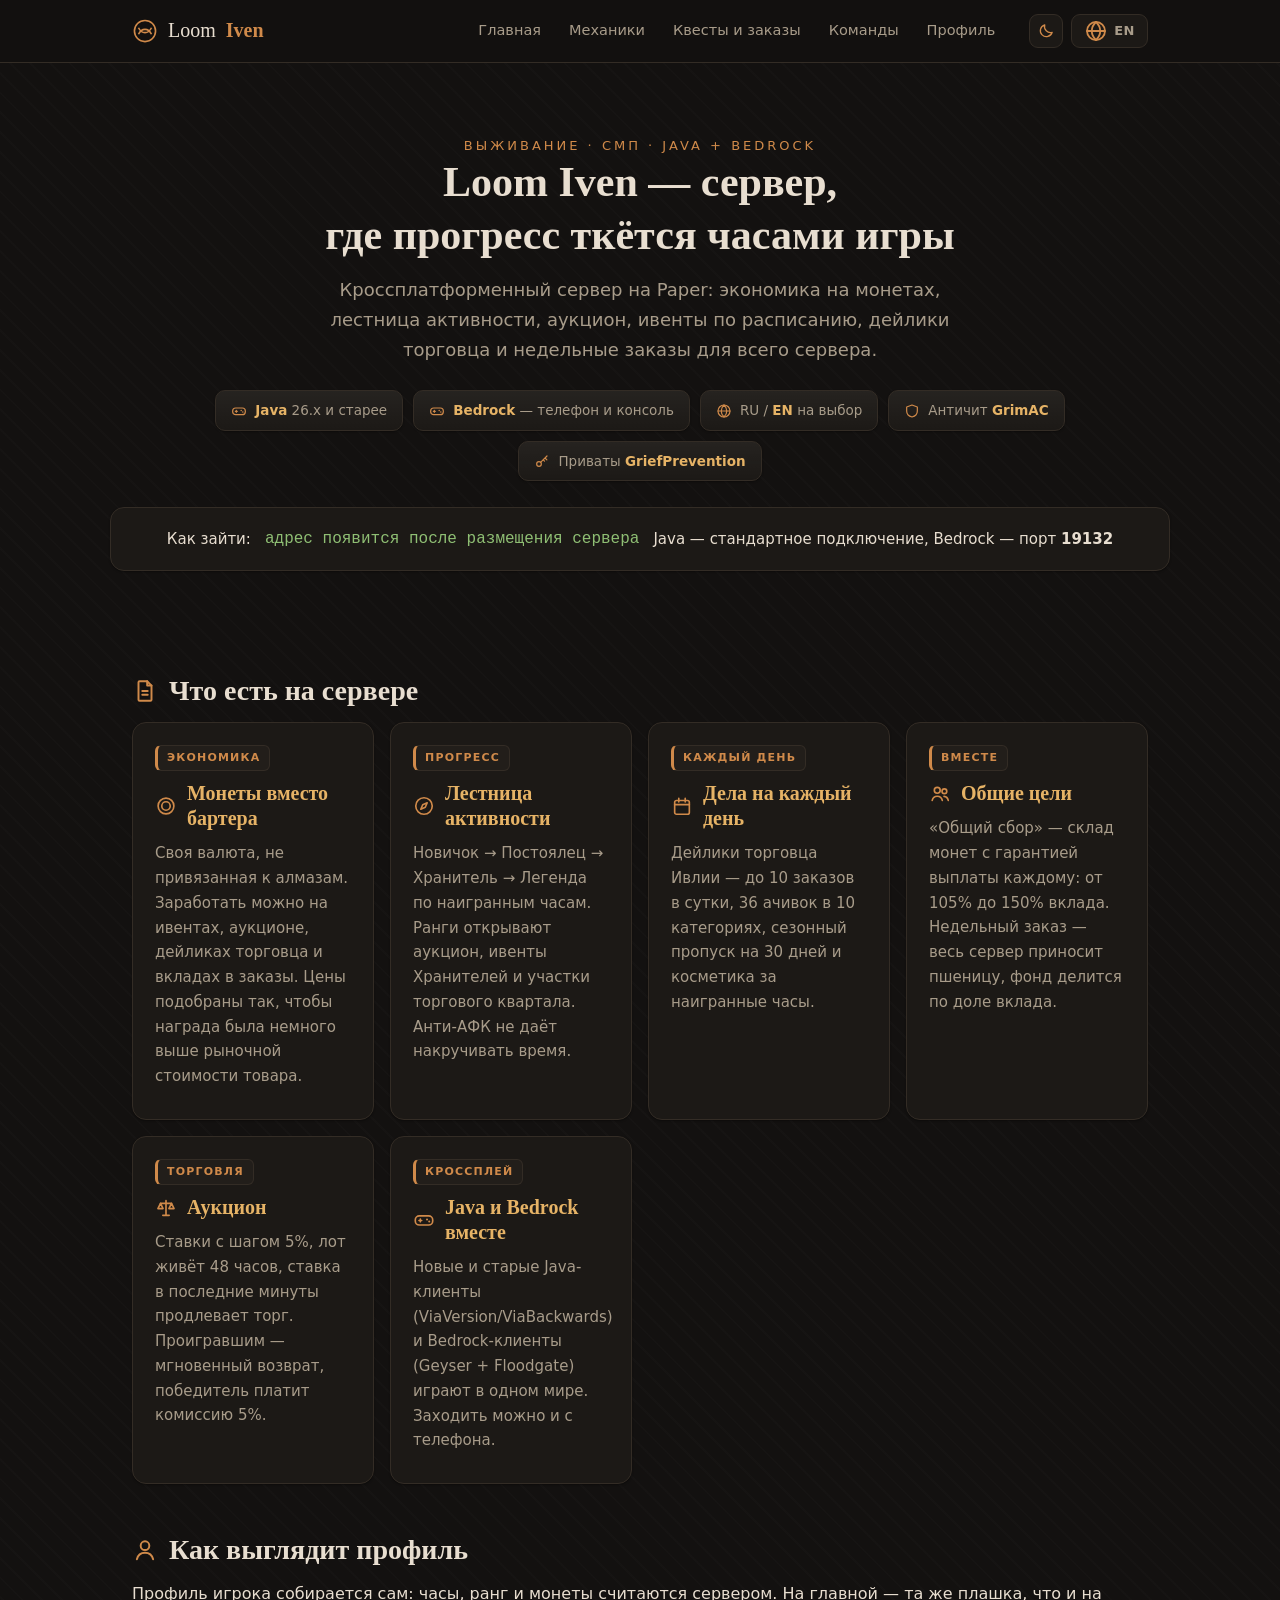
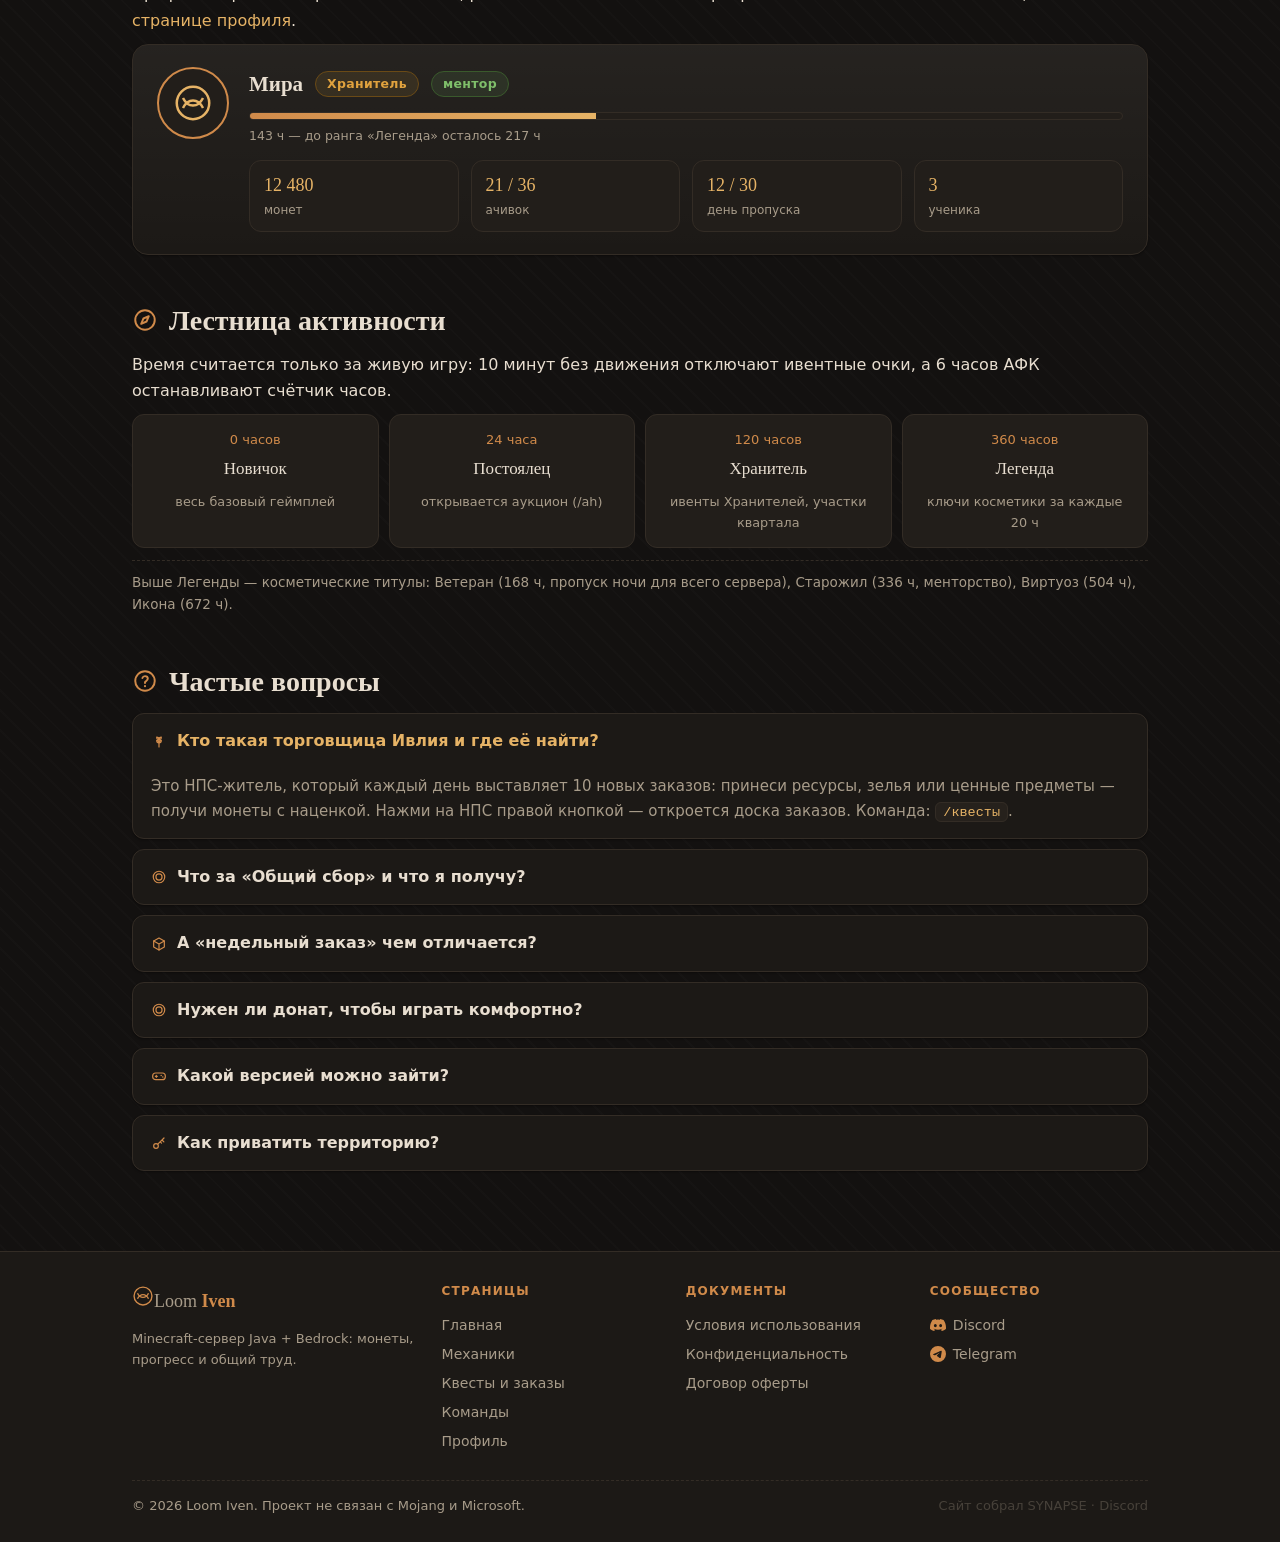
<file: site/Index.html>
<!DOCTYPE html>
<html lang="ru">
<head>
<meta charset="utf-8">
<meta name="viewport" content="width=device-width, initial-scale=1">
<title data-i18n="i.title">Loom Iven — сервер Minecraft: выживание и SMP</title>
<meta name="description" data-i18n-content="i.desc" content="Loom Iven — кроссплатформенный Minecraft-сервер (Java + Bedrock): экономика на монетах, лестница активности, аукцион, ивенты, дейлики торговца и недельные заказы.">
<link rel="stylesheet" href="styles.css">
<link rel="icon" href="data:image/svg+xml,%3Csvg xmlns='http://www.w3.org/2000/svg' viewBox='0 0 32 32'%3E%3Ccircle cx='16' cy='16' r='14' fill='%23131110' stroke='%23d08a4a' stroke-width='2'/%3E%3Cpath d='M8 20c4-8 12-8 16-0M8 12c4 8 12 8 16 0' stroke='%23e6b366' stroke-width='2' fill='none'/%3E%3C/svg%3E">
<script src="i18n.js" defer></script>
</head>
<body>

<header class="site">
  <nav class="nav">
    <a class="logo" href="index.html">
      <svg width="26" height="26" viewBox="0 0 32 32" aria-hidden="true"><use href="#i-loom"/></svg>
      Loom <b>Iven</b>
    </a>
    <div class="links">
      <a href="index.html" data-i18n="nav.home">Главная</a>
      <a href="mechanics.html" data-i18n="nav.mechanics">Механики</a>
      <a href="quests.html" data-i18n="nav.quests">Квесты и заказы</a>
      <a href="commands.html" data-i18n="nav.commands">Команды</a>
      <a href="profile.html" data-i18n="nav.profile">Профиль</a>
    </div>
    <div class="ctrls">
      <button class="icon-btn" id="themeBtn" type="button" aria-label="Тема оформления"><svg class="ico" aria-hidden="true"><use href="#i-moon"/></svg></button>
      <button class="lang-btn" id="langBtn" type="button" aria-label="Язык сайта"><svg class="ico" aria-hidden="true"><use href="#i-globe"/></svg><span id="langLabel">EN</span></button>
      <button class="burger icon-btn" id="burgerBtn" type="button" aria-label="Меню" aria-expanded="false"><svg class="ico" aria-hidden="true"><use href="#i-menu"/></svg></button>
    </div>
  </nav>
  <div class="mobile-menu" id="mobileMenu">
    <div class="wrap">
      <a href="index.html" data-i18n="nav.home">Главная</a>
      <a href="mechanics.html" data-i18n="nav.mechanics">Механики</a>
      <a href="quests.html" data-i18n="nav.quests">Квесты и заказы</a>
      <a href="commands.html" data-i18n="nav.commands">Команды</a>
      <a href="profile.html" data-i18n="nav.profile">Профиль</a>
    </div>
  </div>
</header>

<div class="page">

<section class="hero wrap">
  <div class="kicker" data-i18n="i.kicker">выживание · смп · java + bedrock</div>
  <h1 data-i18n-html="i.h1">Loom Iven — сервер,<br>где прогресс ткётся часами игры</h1>
  <p class="sub" data-i18n="i.sub">Кроссплатформенный сервер на Paper: экономика на монетах, лестница активности,
  аукцион, ивенты по расписанию, дейлики торговца и недельные заказы для всего сервера.</p>
  <div class="plates">
    <span class="plate"><svg class="mico" aria-hidden="true"><use href="#i-pad"/></svg><span data-i18n-html="i.p1"><b>Java</b> 26.x и старее</span></span>
    <span class="plate"><svg class="mico" aria-hidden="true"><use href="#i-pad"/></svg><span data-i18n-html="i.p2"><b>Bedrock</b> — телефон и консоль</span></span>
    <span class="plate"><svg class="mico" aria-hidden="true"><use href="#i-globe"/></svg><span data-i18n-html="i.p3">RU / <b>EN</b> на выбор</span></span>
    <span class="plate"><svg class="mico" aria-hidden="true"><use href="#i-shield"/></svg><span data-i18n-html="i.p4">Античит <b>GrimAC</b></span></span>
    <span class="plate"><svg class="mico" aria-hidden="true"><use href="#i-key"/></svg><span data-i18n-html="i.p5">Приваты <b>GriefPrevention</b></span></span>
  </div>
  <div class="join">
    <span data-i18n="i.j1">Как зайти:</span>
    <span class="ip" data-i18n="i.j2">адрес появится после размещения сервера</span>
    <span data-i18n-html="i.j3">Java — стандартное подключение, Bedrock — порт <b>19132</b></span>
  </div>
</section>

<main class="wrap">
  <h2><svg class="hico" aria-hidden="true"><use href="#i-scroll"/></svg><span data-i18n="i.s1">Что есть на сервере</span></h2>
  <div class="grid cols3">
    <div class="card">
      <div class="tag" data-i18n="i.c1t">экономика</div>
      <h3><svg class="ico" aria-hidden="true"><use href="#i-coin"/></svg><span data-i18n="i.c1h">Монеты вместо бартера</span></h3>
      <p data-i18n="i.c1p">Своя валюта, не привязанная к алмазам. Заработать можно на ивентах, аукционе,
      дейликах торговца и вкладах в заказы. Цены подобраны так, чтобы награда была немного выше рыночной стоимости товара.</p>
    </div>
    <div class="card">
      <div class="tag" data-i18n="i.c2t">прогресс</div>
      <h3><svg class="ico" aria-hidden="true"><use href="#i-compass"/></svg><span data-i18n="i.c2h">Лестница активности</span></h3>
      <p data-i18n="i.c2p">Новичок → Постоялец → Хранитель → Легенда по наигранным часам. Ранги открывают аукцион,
      ивенты Хранителей и участки торгового квартала. Анти-АФК не даёт накручивать время.</p>
    </div>
    <div class="card">
      <div class="tag" data-i18n="i.c3t">каждый день</div>
      <h3><svg class="ico" aria-hidden="true"><use href="#i-cal"/></svg><span data-i18n="i.c3h">Дела на каждый день</span></h3>
      <p data-i18n="i.c3p">Дейлики торговца Ивлии — до 10 заказов в сутки, 36 ачивок в 10 категориях,
      сезонный пропуск на 30 дней и косметика за наигранные часы.</p>
    </div>
    <div class="card">
      <div class="tag" data-i18n="i.c4t">вместе</div>
      <h3><svg class="ico" aria-hidden="true"><use href="#i-users"/></svg><span data-i18n="i.c4h">Общие цели</span></h3>
      <p data-i18n="i.c4p">«Общий сбор» — склад монет с гарантией выплаты каждому: от 105% до 150% вклада.
      Недельный заказ — весь сервер приносит пшеницу, фонд делится по доле вклада.</p>
    </div>
    <div class="card">
      <div class="tag" data-i18n="i.c5t">торговля</div>
      <h3><svg class="ico" aria-hidden="true"><use href="#i-scale"/></svg><span data-i18n="i.c5h">Аукцион</span></h3>
      <p data-i18n="i.c5p">Ставки с шагом 5%, лот живёт 48 часов, ставка в последние минуты продлевает торг.
      Проигравшим — мгновенный возврат, победитель платит комиссию 5%.</p>
    </div>
    <div class="card">
      <div class="tag" data-i18n="i.c6t">кроссплей</div>
      <h3><svg class="ico" aria-hidden="true"><use href="#i-pad"/></svg><span data-i18n="i.c6h">Java и Bedrock вместе</span></h3>
      <p data-i18n="i.c6p">Новые и старые Java-клиенты (ViaVersion/ViaBackwards) и Bedrock-клиенты (Geyser + Floodgate)
      играют в одном мире. Заходить можно и с телефона.</p>
    </div>
  </div>

  <h2 id="profile-demo"><svg class="hico" aria-hidden="true"><use href="#i-user"/></svg><span data-i18n="i.prh">Как выглядит профиль</span></h2>
  <p data-i18n-html="i.prp">Профиль игрока собирается сам: часы, ранг и монеты считаются сервером.
  На главной — та же плашка, что и на <a href="profile.html">странице профиля</a>.</p>
  <div class="pcard">
    <div class="avatar" aria-hidden="true"><svg viewBox="0 0 32 32"><use href="#i-loom"/></svg></div>
    <div class="pmain">
      <div class="prow">
        <span class="pname">Мира</span>
        <span class="rp keeper">Хранитель</span>
        <span class="rp mentor" data-i18n="i.prmentor">ментор</span>
      </div>
      <div class="pbar" role="img" aria-label="143 из 360 часов"><i style="width:39.7%"></i></div>
      <div class="pnote" data-i18n="i.prnote">143 ч — до ранга «Легенда» осталось 217 ч</div>
      <div class="pstats">
        <div class="pstat"><div class="v">12 480</div><div class="l" data-i18n="i.prs1">монет</div></div>
        <div class="pstat"><div class="v">21 / 36</div><div class="l" data-i18n="i.prs2">ачивок</div></div>
        <div class="pstat"><div class="v">12 / 30</div><div class="l" data-i18n="i.prs3">день пропуска</div></div>
        <div class="pstat"><div class="v">3</div><div class="l" data-i18n="i.prs4">ученика</div></div>
      </div>
    </div>
  </div>

  <h2><svg class="hico" aria-hidden="true"><use href="#i-compass"/></svg><span data-i18n="i.lh">Лестница активности</span></h2>
  <p data-i18n="i.lp">Время считается только за живую игру: 10 минут без движения отключают ивентные очки,
  а 6 часов АФК останавливают счётчик часов.</p>
  <div class="ladder">
    <div class="step"><div class="hours" data-i18n="i.l1h">0 часов</div><div class="name" data-i18n="i.l1n">Новичок</div><div class="perk" data-i18n="i.l1p">весь базовый геймплей</div></div>
    <div class="step"><div class="hours" data-i18n="i.l2h">24 часа</div><div class="name" data-i18n="i.l2n">Постоялец</div><div class="perk" data-i18n="i.l2p">открывается аукцион (/ah)</div></div>
    <div class="step"><div class="hours" data-i18n="i.l3h">120 часов</div><div class="name" data-i18n="i.l3n">Хранитель</div><div class="perk" data-i18n="i.l3p">ивенты Хранителей, участки квартала</div></div>
    <div class="step"><div class="hours" data-i18n="i.l4h">360 часов</div><div class="name" data-i18n="i.l4n">Легенда</div><div class="perk" data-i18n="i.l4p">ключи косметики за каждые 20 ч</div></div>
  </div>
  <p class="note" data-i18n="i.lnote">Выше Легенды — косметические титулы: Ветеран (168 ч, пропуск ночи для всего сервера),
  Старожил (336 ч, менторство), Виртуоз (504 ч), Икона (672 ч).</p>

  <h2><svg class="hico" aria-hidden="true"><use href="#i-help"/></svg><span data-i18n="i.fh">Частые вопросы</span></h2>
  <details open>
    <summary><svg class="mico" aria-hidden="true"><use href="#i-wheat"/></svg><span data-i18n="i.fq1">Кто такая торговщица Ивлия и где её найти?</span></summary>
    <p data-i18n-html="i.fa1">Это НПС-житель, который каждый день выставляет 10 новых заказов: принеси ресурсы, зелья или ценные предметы —
    получи монеты с наценкой. Нажми на НПС правой кнопкой — откроется доска заказов. Команда: <code>/квесты</code>.</p>
  </details>
  <details>
    <summary><svg class="mico" aria-hidden="true"><use href="#i-coin"/></svg><span data-i18n="i.fq2">Что за «Общий сбор» и что я получу?</span></summary>
    <p data-i18n-html="i.fa2">Админ объявляет цель, игроки вносят монеты. Фонд выплат — <b>120% собранного</b> (добавляет казна квартала),
    каждый участник получает <b>от 105% до 150% своего вклада</b>. Если собрано меньше половины цели — полный возврат: вы ничего не теряете.</p>
  </details>
  <details>
    <summary><svg class="mico" aria-hidden="true"><use href="#i-box"/></svg><span data-i18n="i.fq3">А «недельный заказ» чем отличается?</span></summary>
    <p data-i18n-html="i.fa3">Недельный заказ — это предметы: каждый понедельник сервер получает цель (например, 2 000 000 пшеницы
    и фонд 20 000 монет). Фонд делится строго пропорционально вкладам. Подробности — в разделе
    <a href="quests.html">«Квесты и заказы»</a>.</p>
  </details>
  <details>
    <summary><svg class="mico" aria-hidden="true"><use href="#i-coin"/></svg><span data-i18n="i.fq4">Нужен ли донат, чтобы играть комфортно?</span></summary>
    <p data-i18n="i.fa4">Нет. Все игровые механики доступны бесплатно. Платная ветка существует только в сезонном пропуске
    (25 000 монет или рубли через магазин), а её уникальная косметика через сезон переходит в бесплатную ветку.</p>
  </details>
  <details>
    <summary><svg class="mico" aria-hidden="true"><use href="#i-pad"/></svg><span data-i18n="i.fq5">Какой версией можно зайти?</span></summary>
    <p data-i18n="i.fa5">Java — актуальные версии (Paper 26.3) и более старые через ViaVersion/ViaBackwards.
    Bedrock — любой актуальный клиент через Geyser, порт 19132.</p>
  </details>
  <details>
    <summary><svg class="mico" aria-hidden="true"><use href="#i-key"/></svg><span data-i18n="i.fq6">Как приватить территорию?</span></summary>
    <p data-i18n="i.fa6">Золотой лопатой выделяешь углы участка — приват создаётся автоматически (GriefPrevention).
    Строительные инструменты — WorldEdit для доверенных работ, защита — WorldGuard.</p>
  </details>
</main>

</div>

<footer class="site">
  <div class="wrap">
    <div class="foot">
      <div class="fbrand">
        <a class="logo" href="index.html"><svg width="22" height="22" viewBox="0 0 32 32" aria-hidden="true"><use href="#i-loom"/></svg>Loom <b>Iven</b></a>
        <p data-i18n="foot.about">Minecraft-сервер Java + Bedrock: монеты, прогресс и общий труд.</p>
      </div>
      <div>
        <div class="fhead" data-i18n="foot.pages">Страницы</div>
        <a href="index.html" data-i18n="nav.home">Главная</a>
        <a href="mechanics.html" data-i18n="nav.mechanics">Механики</a>
        <a href="quests.html" data-i18n="nav.quests">Квесты и заказы</a>
        <a href="commands.html" data-i18n="nav.commands">Команды</a>
        <a href="profile.html" data-i18n="nav.profile">Профиль</a>
      </div>
      <div>
        <div class="fhead" data-i18n="foot.docs">Документы</div>
        <a href="terms.html" data-i18n="foot.terms">Условия использования</a>
        <a href="privacy.html" data-i18n="foot.privacy">Конфиденциальность</a>
        <a href="offer.html" data-i18n="foot.offer">Договор оферты</a>
      </div>
      <div>
        <div class="fhead" data-i18n="foot.community">Сообщество</div>
        <a class="fsoc" href="https://discord.gg/2cuM7kpR" target="_blank" rel="noopener"><svg class="mico" aria-hidden="true"><use href="#i-dc"/></svg>Discord</a>
        <a class="fsoc" href="https://t.me/SYNAPSE_of" target="_blank" rel="noopener"><svg class="mico" aria-hidden="true"><use href="#i-tg"/></svg>Telegram</a>
      </div>
    </div>
    <div class="fbase">
      <span data-i18n="foot.copy">© 2026 Loom Iven. Проект не связан с Mojang и Microsoft.</span>
      <span class="creator" data-i18n-html="foot.creator">Сайт собрал <a href="https://t.me/SYNAPSE_of" target="_blank" rel="noopener">SYNAPSE</a> · <a href="https://discord.gg/2cuM7kpR" target="_blank" rel="noopener">Discord</a></span>
    </div>
  </div>
</footer>

</body>
</html>
</file>
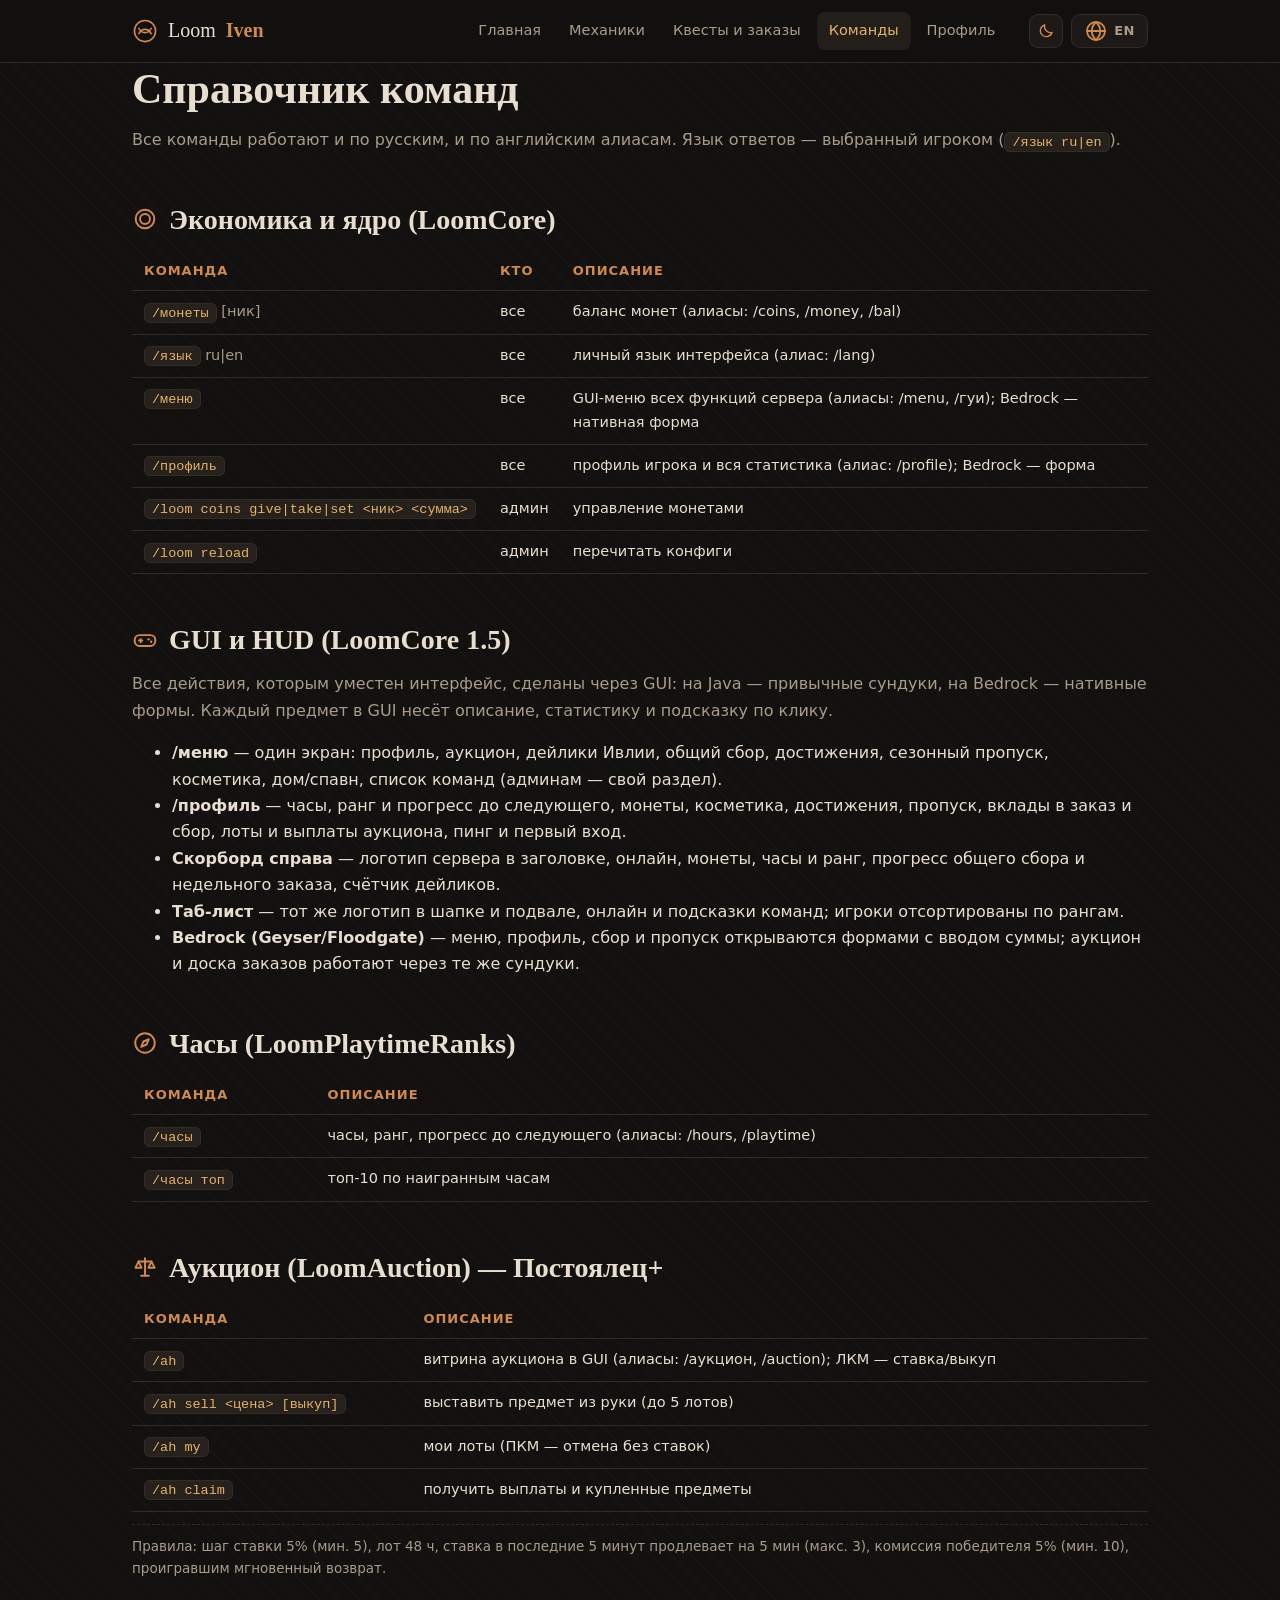
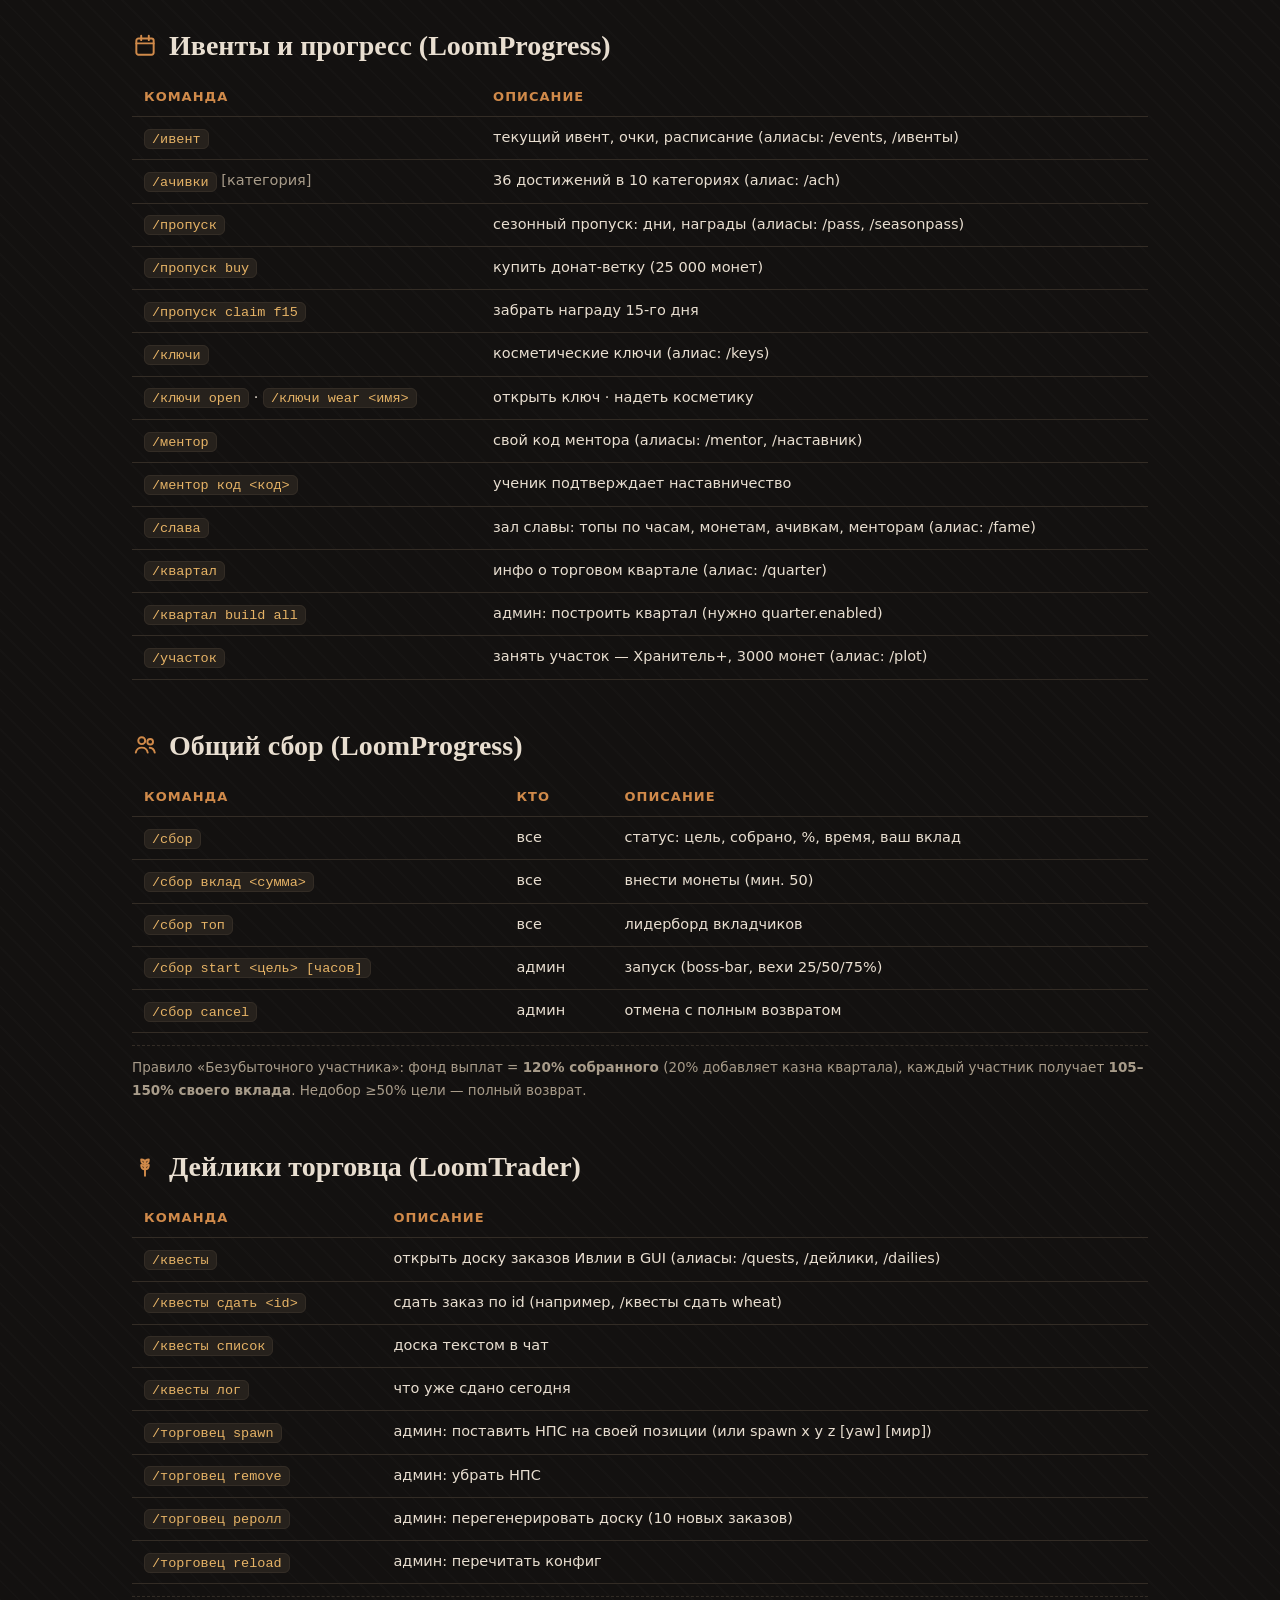
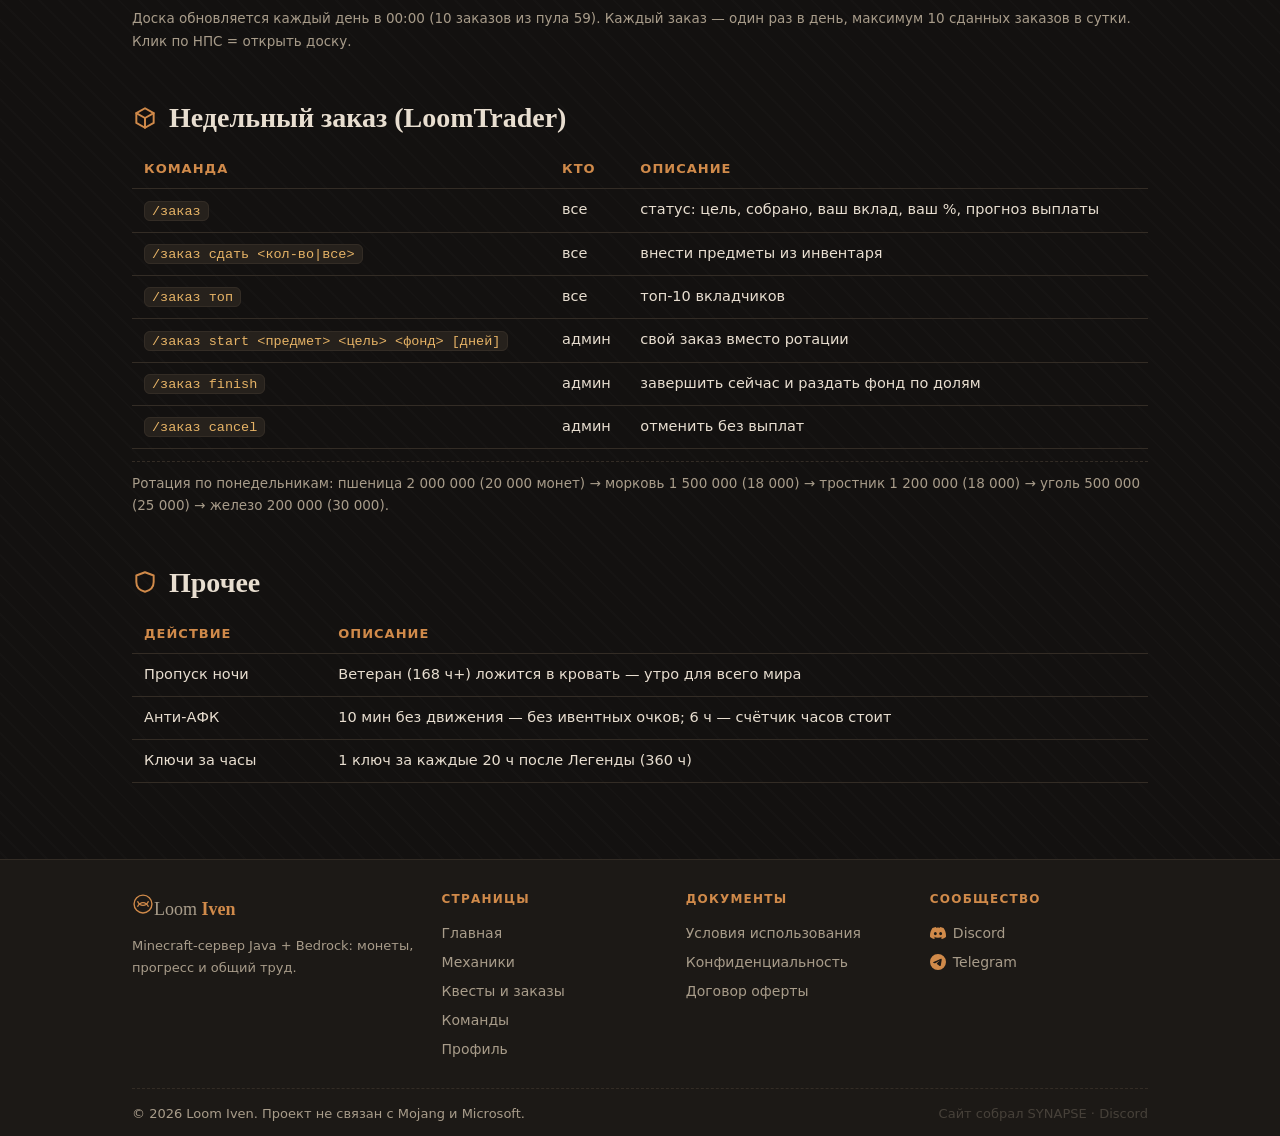
<file: site/commands.html>
<!DOCTYPE html>
<html lang="ru">
<head>
<meta charset="utf-8">
<meta name="viewport" content="width=device-width, initial-scale=1">
<title data-i18n="cmd.title">Команды — Loom Iven</title>
<meta name="description" data-i18n-content="cmd.desc" content="Полный справочник команд Loom Iven: меню и профиль в GUI, HUD-скорборд, экономика, часы, аукцион, ивенты, ачивки, пропуск, ключи, менторы, квартал, общий сбор, квесты торговца и недельный заказ.">
<link rel="stylesheet" href="styles.css">
<link rel="icon" href="data:image/svg+xml,%3Csvg xmlns='http://www.w3.org/2000/svg' viewBox='0 0 32 32'%3E%3Ccircle cx='16' cy='16' r='14' fill='%23131110' stroke='%23d08a4a' stroke-width='2'/%3E%3Cpath d='M8 20c4-8 12-8 16-0M8 12c4 8 12 8 16 0' stroke='%23e6b366' stroke-width='2' fill='none'/%3E%3C/svg%3E">
<script src="i18n.js" defer></script>
</head>
<body>

<header class="site">
  <nav class="nav">
    <a class="logo" href="index.html">
      <svg width="26" height="26" viewBox="0 0 32 32" aria-hidden="true"><use href="#i-loom"/></svg>
      Loom <b>Iven</b>
    </a>
    <div class="links">
      <a href="index.html" data-i18n="nav.home">Главная</a>
      <a href="mechanics.html" data-i18n="nav.mechanics">Механики</a>
      <a href="quests.html" data-i18n="nav.quests">Квесты и заказы</a>
      <a href="commands.html" data-i18n="nav.commands">Команды</a>
      <a href="profile.html" data-i18n="nav.profile">Профиль</a>
    </div>
    <div class="ctrls">
      <button class="icon-btn" id="themeBtn" type="button" aria-label="Тема оформления"><svg class="ico" aria-hidden="true"><use href="#i-moon"/></svg></button>
      <button class="lang-btn" id="langBtn" type="button" aria-label="Язык сайта"><svg class="ico" aria-hidden="true"><use href="#i-globe"/></svg><span id="langLabel">EN</span></button>
      <button class="burger icon-btn" id="burgerBtn" type="button" aria-label="Меню" aria-expanded="false"><svg class="ico" aria-hidden="true"><use href="#i-menu"/></svg></button>
    </div>
  </nav>
  <div class="mobile-menu" id="mobileMenu">
    <div class="wrap">
      <a href="index.html" data-i18n="nav.home">Главная</a>
      <a href="mechanics.html" data-i18n="nav.mechanics">Механики</a>
      <a href="quests.html" data-i18n="nav.quests">Квесты и заказы</a>
      <a href="commands.html" data-i18n="nav.commands">Команды</a>
      <a href="profile.html" data-i18n="nav.profile">Профиль</a>
    </div>
  </div>
</header>

<div class="page">

<main class="wrap">
  <h1 data-i18n="cmd.h1">Справочник команд</h1>
  <p class="sub" style="color:var(--muted)" data-i18n-html="cmd.sub">Все команды работают и по русским, и по английским алиасам.
  Язык ответов — выбранный игроком (<code>/язык ru|en</code>).</p>

  <h2><svg class="hico" aria-hidden="true"><use href="#i-coin"/></svg><span data-i18n="cmd.eco.h">Экономика и ядро (LoomCore)</span></h2>
  <table>
    <tr><th data-i18n="cmd.th1">Команда</th><th data-i18n="cmd.th2">Кто</th><th data-i18n="cmd.th3">Описание</th></tr>
    <tr><td><code>/монеты</code> <span class="dim">[ник]</span></td><td data-i18n="cmd.all">все</td><td data-i18n-html="cmd.eco.r1">баланс монет (алиасы: /coins, /money, /bal)</td></tr>
    <tr><td><code>/язык</code> <span class="dim">ru|en</span></td><td data-i18n="cmd.all">все</td><td data-i18n-html="cmd.eco.r2">личный язык интерфейса (алиас: /lang)</td></tr>
    <tr><td><code>/меню</code></td><td data-i18n="cmd.all">все</td><td data-i18n-html="cmd.eco.r5">GUI-меню всех функций сервера (алиасы: /menu, /гуи); Bedrock — нативная форма</td></tr>
    <tr><td><code>/профиль</code></td><td data-i18n="cmd.all">все</td><td data-i18n-html="cmd.eco.r6">профиль игрока и вся статистика (алиас: /profile); Bedrock — форма</td></tr>
    <tr><td><code>/loom coins give|take|set &lt;ник&gt; &lt;сумма&gt;</code></td><td data-i18n="cmd.admin">админ</td><td data-i18n-html="cmd.eco.r3">управление монетами</td></tr>
    <tr><td><code>/loom reload</code></td><td data-i18n="cmd.admin">админ</td><td data-i18n-html="cmd.eco.r4">перечитать конфиги</td></tr>
  </table>

  <h2><svg class="hico" aria-hidden="true"><use href="#i-pad"/></svg><span data-i18n="cmd.gui.h">GUI и HUD (LoomCore 1.5)</span></h2>
  <p class="sub" style="color:var(--muted)" data-i18n-html="cmd.gui.p">Все действия, которым уместен интерфейс, сделаны через GUI: на Java — привычные сундуки,
  на Bedrock — нативные формы. Каждый предмет в GUI несёт описание, статистику и подсказку по клику.</p>
  <ul>
    <li data-i18n-html="cmd.gui.l1"><b>/меню</b> — один экран: профиль, аукцион, дейлики Ивлии, общий сбор, достижения, сезонный пропуск, косметика, дом/спавн, список команд (админам — свой раздел).</li>
    <li data-i18n-html="cmd.gui.l2"><b>/профиль</b> — часы, ранг и прогресс до следующего, монеты, косметика, достижения, пропуск, вклады в заказ и сбор, лоты и выплаты аукциона, пинг и первый вход.</li>
    <li data-i18n-html="cmd.gui.l3"><b>Скорборд справа</b> — логотип сервера в заголовке, онлайн, монеты, часы и ранг, прогресс общего сбора и недельного заказа, счётчик дейликов.</li>
    <li data-i18n-html="cmd.gui.l4"><b>Таб-лист</b> — тот же логотип в шапке и подвале, онлайн и подсказки команд; игроки отсортированы по рангам.</li>
    <li data-i18n-html="cmd.gui.l5"><b>Bedrock (Geyser/Floodgate)</b> — меню, профиль, сбор и пропуск открываются формами с вводом суммы; аукцион и доска заказов работают через те же сундуки.</li>
  </ul>

  <h2><svg class="hico" aria-hidden="true"><use href="#i-compass"/></svg><span data-i18n="cmd.hrs.h">Часы (LoomPlaytimeRanks)</span></h2>
  <table>
    <tr><th data-i18n="cmd.th1">Команда</th><th data-i18n="cmd.th3">Описание</th></tr>
    <tr><td><code>/часы</code></td><td data-i18n-html="cmd.hrs.r1">часы, ранг, прогресс до следующего (алиасы: /hours, /playtime)</td></tr>
    <tr><td><code>/часы топ</code></td><td data-i18n-html="cmd.hrs.r2">топ-10 по наигранным часам</td></tr>
  </table>

  <h2><svg class="hico" aria-hidden="true"><use href="#i-scale"/></svg><span data-i18n="cmd.ah.h">Аукцион (LoomAuction) — Постоялец+</span></h2>
  <table>
    <tr><th data-i18n="cmd.th1">Команда</th><th data-i18n="cmd.th3">Описание</th></tr>
    <tr><td><code>/ah</code></td><td data-i18n-html="cmd.ah.r1">витрина аукциона в GUI (алиасы: /аукцион, /auction); ЛКМ — ставка/выкуп</td></tr>
    <tr><td><code>/ah sell &lt;цена&gt; [выкуп]</code></td><td data-i18n-html="cmd.ah.r2">выставить предмет из руки (до 5 лотов)</td></tr>
    <tr><td><code>/ah my</code></td><td data-i18n-html="cmd.ah.r3">мои лоты (ПКМ — отмена без ставок)</td></tr>
    <tr><td><code>/ah claim</code></td><td data-i18n-html="cmd.ah.r4">получить выплаты и купленные предметы</td></tr>
  </table>
  <p class="note" data-i18n="cmd.ah.n">Правила: шаг ставки 5% (мин. 5), лот 48 ч, ставка в последние 5 минут продлевает на 5 мин (макс. 3),
  комиссия победителя 5% (мин. 10), проигравшим мгновенный возврат.</p>

  <h2><svg class="hico" aria-hidden="true"><use href="#i-cal"/></svg><span data-i18n="cmd.ev.h">Ивенты и прогресс (LoomProgress)</span></h2>
  <table>
    <tr><th data-i18n="cmd.th1">Команда</th><th data-i18n="cmd.th3">Описание</th></tr>
    <tr><td><code>/ивент</code></td><td data-i18n-html="cmd.ev.r1">текущий ивент, очки, расписание (алиасы: /events, /ивенты)</td></tr>
    <tr><td><code>/ачивки</code> <span class="dim">[категория]</span></td><td data-i18n-html="cmd.ev.r2">36 достижений в 10 категориях (алиас: /ach)</td></tr>
    <tr><td><code>/пропуск</code></td><td data-i18n-html="cmd.ev.r3">сезонный пропуск: дни, награды (алиасы: /pass, /seasonpass)</td></tr>
    <tr><td><code>/пропуск buy</code></td><td data-i18n-html="cmd.ev.r4">купить донат-ветку (25 000 монет)</td></tr>
    <tr><td><code>/пропуск claim f15</code></td><td data-i18n-html="cmd.ev.r5">забрать награду 15-го дня</td></tr>
    <tr><td><code>/ключи</code></td><td data-i18n-html="cmd.ev.r6">косметические ключи (алиас: /keys)</td></tr>
    <tr><td><code>/ключи open</code> · <code>/ключи wear &lt;имя&gt;</code></td><td data-i18n-html="cmd.ev.r7">открыть ключ · надеть косметику</td></tr>
    <tr><td><code>/ментор</code></td><td data-i18n-html="cmd.ev.r8">свой код ментора (алиасы: /mentor, /наставник)</td></tr>
    <tr><td><code>/ментор код &lt;код&gt;</code></td><td data-i18n-html="cmd.ev.r9">ученик подтверждает наставничество</td></tr>
    <tr><td><code>/слава</code></td><td data-i18n-html="cmd.ev.r10">зал славы: топы по часам, монетам, ачивкам, менторам (алиас: /fame)</td></tr>
    <tr><td><code>/квартал</code></td><td data-i18n-html="cmd.ev.r11">инфо о торговом квартале (алиас: /quarter)</td></tr>
    <tr><td><code>/квартал build all</code></td><td data-i18n-html="cmd.ev.r12">админ: построить квартал (нужно quarter.enabled)</td></tr>
    <tr><td><code>/участок</code></td><td data-i18n-html="cmd.ev.r13">занять участок — Хранитель+, 3000 монет (алиас: /plot)</td></tr>
  </table>

  <h2><svg class="hico" aria-hidden="true"><use href="#i-users"/></svg><span data-i18n="cmd.fund.h">Общий сбор (LoomProgress)</span></h2>
  <table>
    <tr><th data-i18n="cmd.th1">Команда</th><th data-i18n="cmd.th2">Кто</th><th data-i18n="cmd.th3">Описание</th></tr>
    <tr><td><code>/сбор</code></td><td data-i18n="cmd.all">все</td><td data-i18n-html="cmd.fund.r1">статус: цель, собрано, %, время, ваш вклад</td></tr>
    <tr><td><code>/сбор вклад &lt;сумма&gt;</code></td><td data-i18n="cmd.all">все</td><td data-i18n-html="cmd.fund.r2">внести монеты (мин. 50)</td></tr>
    <tr><td><code>/сбор топ</code></td><td data-i18n="cmd.all">все</td><td data-i18n-html="cmd.fund.r3">лидерборд вкладчиков</td></tr>
    <tr><td><code>/сбор start &lt;цель&gt; [часов]</code></td><td data-i18n="cmd.admin">админ</td><td data-i18n-html="cmd.fund.r4">запуск (boss-bar, вехи 25/50/75%)</td></tr>
    <tr><td><code>/сбор cancel</code></td><td data-i18n="cmd.admin">админ</td><td data-i18n-html="cmd.fund.r5">отмена с полным возвратом</td></tr>
  </table>
  <p class="note" data-i18n-html="cmd.fund.n">Правило «Безубыточного участника»: фонд выплат = <b>120% собранного</b> (20% добавляет казна квартала),
  каждый участник получает <b>105–150% своего вклада</b>. Недобор ≥50% цели — полный возврат.</p>

  <h2><svg class="hico" aria-hidden="true"><use href="#i-wheat"/></svg><span data-i18n="cmd.tr.h">Дейлики торговца (LoomTrader)</span></h2>
  <table>
    <tr><th data-i18n="cmd.th1">Команда</th><th data-i18n="cmd.th3">Описание</th></tr>
    <tr><td><code>/квесты</code></td><td data-i18n-html="cmd.tr.r1">открыть доску заказов Ивлии в GUI (алиасы: /quests, /дейлики, /dailies)</td></tr>
    <tr><td><code>/квесты сдать &lt;id&gt;</code></td><td data-i18n-html="cmd.tr.r2">сдать заказ по id (например, /квесты сдать wheat)</td></tr>
    <tr><td><code>/квесты список</code></td><td data-i18n-html="cmd.tr.r3">доска текстом в чат</td></tr>
    <tr><td><code>/квесты лог</code></td><td data-i18n-html="cmd.tr.r4">что уже сдано сегодня</td></tr>
    <tr><td><code>/торговец spawn</code></td><td data-i18n-html="cmd.tr.r5">админ: поставить НПС на своей позиции (или spawn x y z [yaw] [мир])</td></tr>
    <tr><td><code>/торговец remove</code></td><td data-i18n-html="cmd.tr.r6">админ: убрать НПС</td></tr>
    <tr><td><code>/торговец реролл</code></td><td data-i18n-html="cmd.tr.r7">админ: перегенерировать доску (10 новых заказов)</td></tr>
    <tr><td><code>/торговец reload</code></td><td data-i18n-html="cmd.tr.r8">админ: перечитать конфиг</td></tr>
  </table>
  <p class="note" data-i18n="cmd.tr.n">Доска обновляется каждый день в 00:00 (10 заказов из пула 59). Каждый заказ — один раз в день,
  максимум 10 сданных заказов в сутки. Клик по НПС = открыть доску.</p>

  <h2><svg class="hico" aria-hidden="true"><use href="#i-box"/></svg><span data-i18n="cmd.or.h">Недельный заказ (LoomTrader)</span></h2>
  <table>
    <tr><th data-i18n="cmd.th1">Команда</th><th data-i18n="cmd.th2">Кто</th><th data-i18n="cmd.th3">Описание</th></tr>
    <tr><td><code>/заказ</code></td><td data-i18n="cmd.all">все</td><td data-i18n-html="cmd.or.r1">статус: цель, собрано, ваш вклад, ваш %, прогноз выплаты</td></tr>
    <tr><td><code>/заказ сдать &lt;кол-во|все&gt;</code></td><td data-i18n="cmd.all">все</td><td data-i18n-html="cmd.or.r2">внести предметы из инвентаря</td></tr>
    <tr><td><code>/заказ топ</code></td><td data-i18n="cmd.all">все</td><td data-i18n-html="cmd.or.r3">топ-10 вкладчиков</td></tr>
    <tr><td><code>/заказ start &lt;предмет&gt; &lt;цель&gt; &lt;фонд&gt; [дней]</code></td><td data-i18n="cmd.admin">админ</td><td data-i18n-html="cmd.or.r4">свой заказ вместо ротации</td></tr>
    <tr><td><code>/заказ finish</code></td><td data-i18n="cmd.admin">админ</td><td data-i18n-html="cmd.or.r5">завершить сейчас и раздать фонд по долям</td></tr>
    <tr><td><code>/заказ cancel</code></td><td data-i18n="cmd.admin">админ</td><td data-i18n-html="cmd.or.r6">отменить без выплат</td></tr>
  </table>
  <p class="note" data-i18n-html="cmd.or.n">Ротация по понедельникам: пшеница 2 000 000 (20 000 монет) → морковь 1 500 000 (18 000) →
  тростник 1 200 000 (18 000) → уголь 500 000 (25 000) → железо 200 000 (30 000).</p>

  <h2><svg class="hico" aria-hidden="true"><use href="#i-shield"/></svg><span data-i18n="cmd.oth.h">Прочее</span></h2>
  <table>
    <tr><th data-i18n="cmd.oth.th1">Действие</th><th data-i18n="cmd.th3">Описание</th></tr>
    <tr><td data-i18n="cmd.oth.r1">Пропуск ночи</td><td data-i18n="cmd.oth.d1">Ветеран (168 ч+) ложится в кровать — утро для всего мира</td></tr>
    <tr><td data-i18n="cmd.oth.r2">Анти-АФК</td><td data-i18n="cmd.oth.d2">10 мин без движения — без ивентных очков; 6 ч — счётчик часов стоит</td></tr>
    <tr><td data-i18n="cmd.oth.r3">Ключи за часы</td><td data-i18n="cmd.oth.d3">1 ключ за каждые 20 ч после Легенды (360 ч)</td></tr>
  </table>
</main>

</div>

<footer class="site">
  <div class="wrap">
    <div class="foot">
      <div class="fbrand">
        <a class="logo" href="index.html"><svg width="22" height="22" viewBox="0 0 32 32" aria-hidden="true"><use href="#i-loom"/></svg>Loom <b>Iven</b></a>
        <p data-i18n="foot.about">Minecraft-сервер Java + Bedrock: монеты, прогресс и общий труд.</p>
      </div>
      <div>
        <div class="fhead" data-i18n="foot.pages">Страницы</div>
        <a href="index.html" data-i18n="nav.home">Главная</a>
        <a href="mechanics.html" data-i18n="nav.mechanics">Механики</a>
        <a href="quests.html" data-i18n="nav.quests">Квесты и заказы</a>
        <a href="commands.html" data-i18n="nav.commands">Команды</a>
        <a href="profile.html" data-i18n="nav.profile">Профиль</a>
      </div>
      <div>
        <div class="fhead" data-i18n="foot.docs">Документы</div>
        <a href="terms.html" data-i18n="foot.terms">Условия использования</a>
        <a href="privacy.html" data-i18n="foot.privacy">Конфиденциальность</a>
        <a href="offer.html" data-i18n="foot.offer">Договор оферты</a>
      </div>
      <div>
        <div class="fhead" data-i18n="foot.community">Сообщество</div>
        <a class="fsoc" href="https://discord.gg/2cuM7kpR" target="_blank" rel="noopener"><svg class="mico" aria-hidden="true"><use href="#i-dc"/></svg>Discord</a>
        <a class="fsoc" href="https://t.me/SYNAPSE_of" target="_blank" rel="noopener"><svg class="mico" aria-hidden="true"><use href="#i-tg"/></svg>Telegram</a>
      </div>
    </div>
    <div class="fbase">
      <span data-i18n="foot.copy">© 2026 Loom Iven. Проект не связан с Mojang и Microsoft.</span>
      <span class="creator" data-i18n-html="foot.creator">Сайт собрал <a href="https://t.me/SYNAPSE_of" target="_blank" rel="noopener">SYNAPSE</a> · <a href="https://discord.gg/2cuM7kpR" target="_blank" rel="noopener">Discord</a></span>
    </div>
  </div>
</footer>

</body>
</html>
</file>
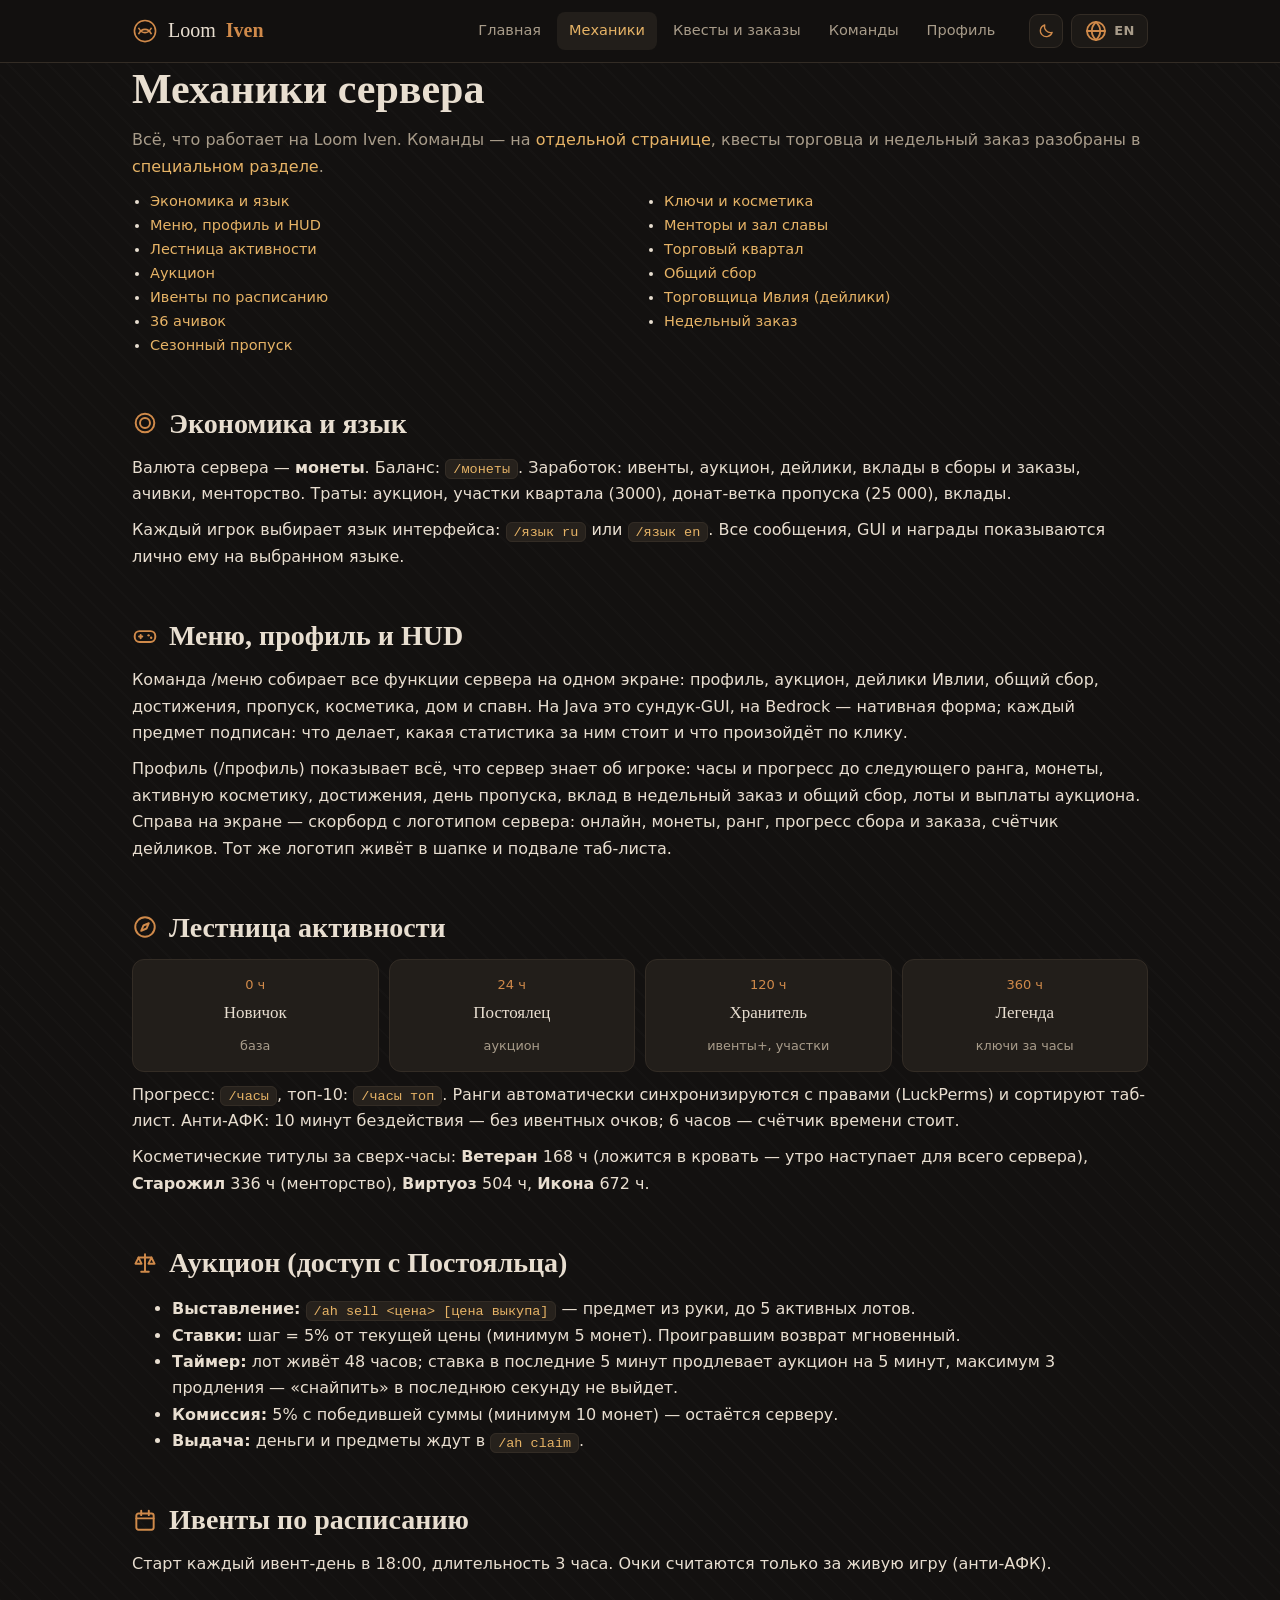
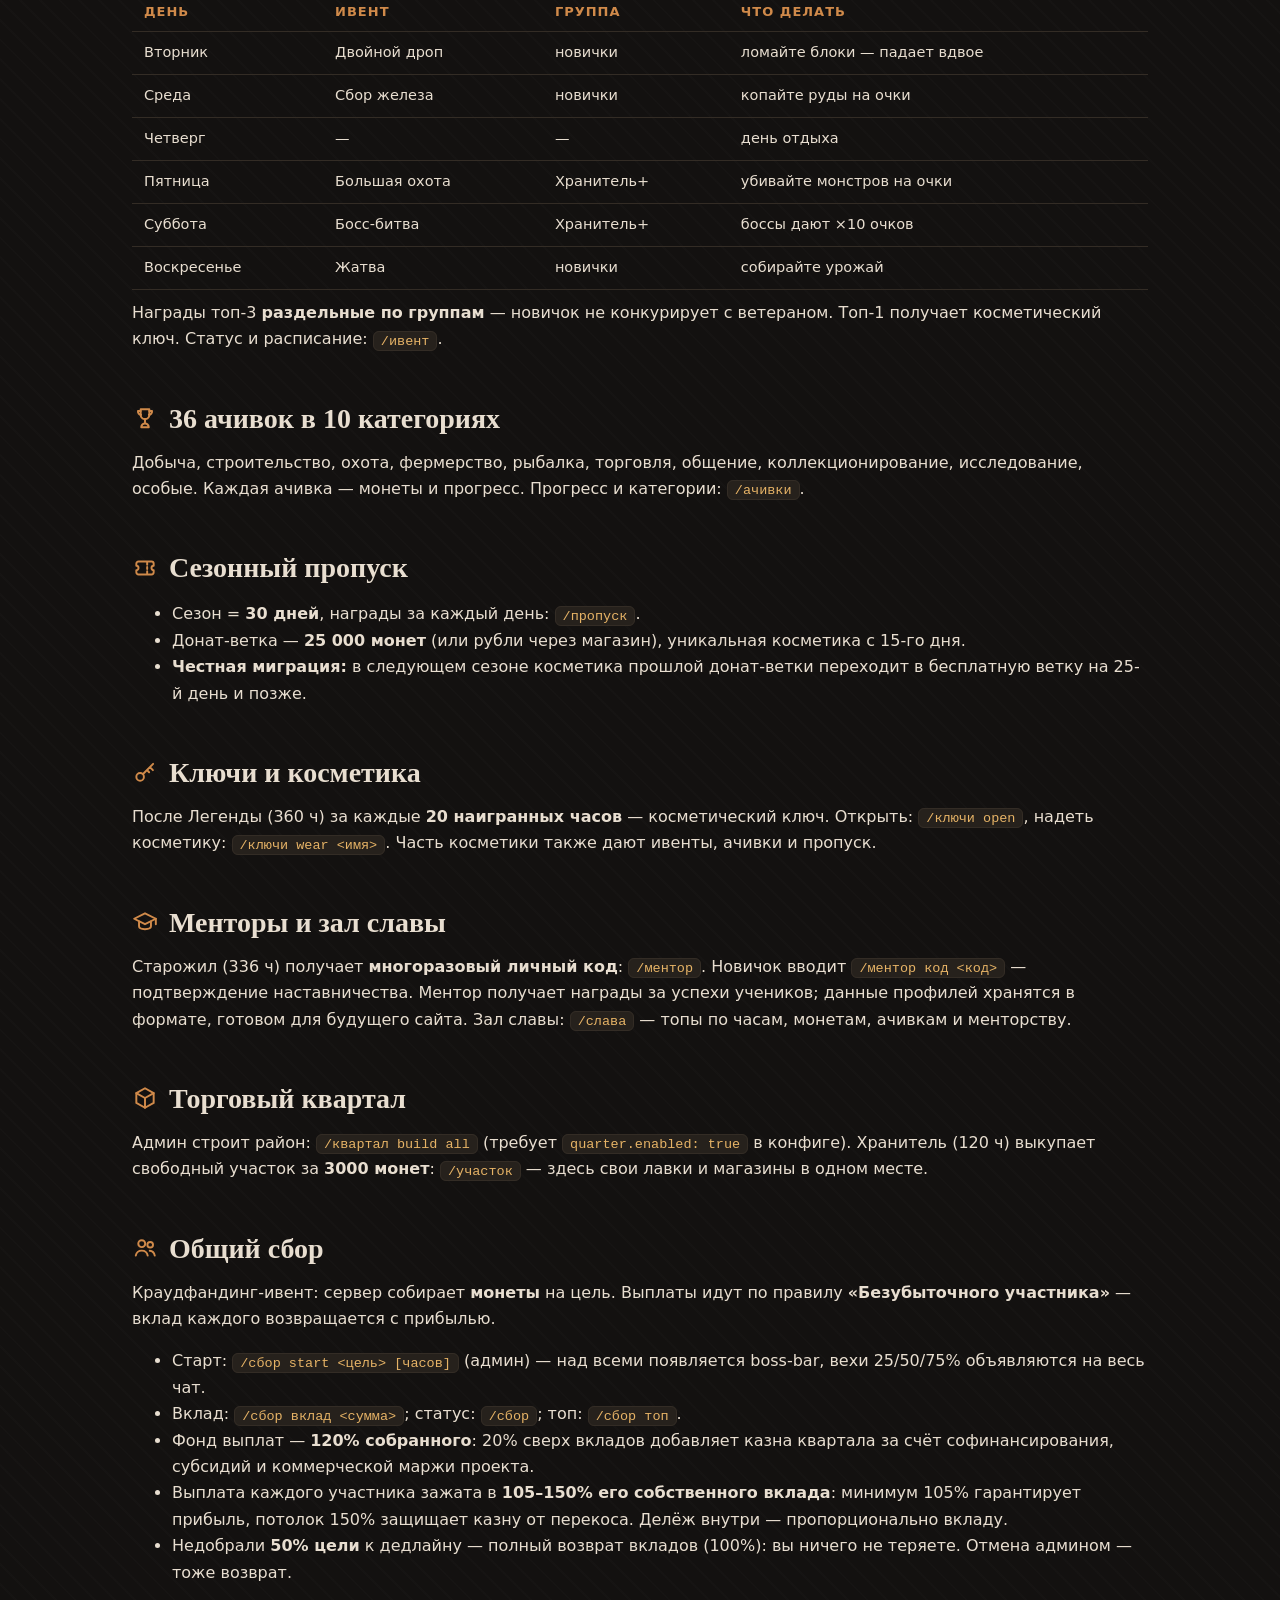
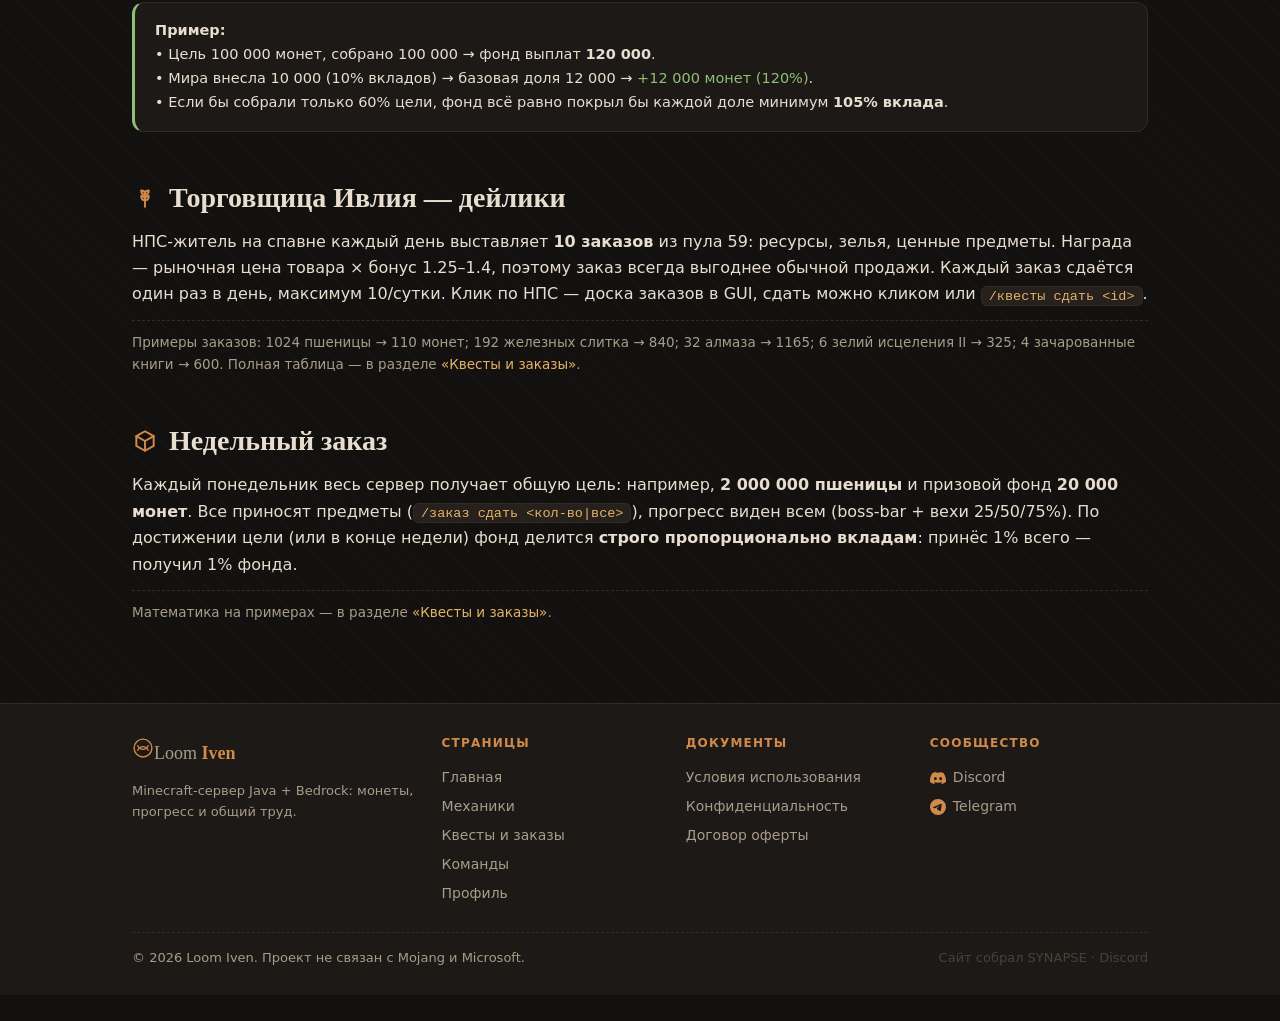
<file: site/mechanics.html>
<!DOCTYPE html>
<html lang="ru">
<head>
<meta charset="utf-8">
<meta name="viewport" content="width=device-width, initial-scale=1">
<title data-i18n="m.title">Механики — Loom Iven</title>
<meta name="description" data-i18n-content="m.desc" content="Полное описание механик Loom Iven: экономика, лестница активности, аукцион, ивенты, ачивки, сезонный пропуск, ключи, менторы, торговый квартал, Общий сбор, дейлики и недельный заказ.">
<link rel="stylesheet" href="styles.css">
<link rel="icon" href="data:image/svg+xml,%3Csvg xmlns='http://www.w3.org/2000/svg' viewBox='0 0 32 32'%3E%3Ccircle cx='16' cy='16' r='14' fill='%23131110' stroke='%23d08a4a' stroke-width='2'/%3E%3Cpath d='M8 20c4-8 12-8 16-0M8 12c4 8 12 8 16 0' stroke='%23e6b366' stroke-width='2' fill='none'/%3E%3C/svg%3E">
<script src="i18n.js" defer></script>
</head>
<body>

<header class="site">
  <nav class="nav">
    <a class="logo" href="index.html">
      <svg width="26" height="26" viewBox="0 0 32 32" aria-hidden="true"><use href="#i-loom"/></svg>
      Loom <b>Iven</b>
    </a>
    <div class="links">
      <a href="index.html" data-i18n="nav.home">Главная</a>
      <a href="mechanics.html" data-i18n="nav.mechanics">Механики</a>
      <a href="quests.html" data-i18n="nav.quests">Квесты и заказы</a>
      <a href="commands.html" data-i18n="nav.commands">Команды</a>
      <a href="profile.html" data-i18n="nav.profile">Профиль</a>
    </div>
    <div class="ctrls">
      <button class="icon-btn" id="themeBtn" type="button" aria-label="Тема оформления"><svg class="ico" aria-hidden="true"><use href="#i-moon"/></svg></button>
      <button class="lang-btn" id="langBtn" type="button" aria-label="Язык сайта"><svg class="ico" aria-hidden="true"><use href="#i-globe"/></svg><span id="langLabel">EN</span></button>
      <button class="burger icon-btn" id="burgerBtn" type="button" aria-label="Меню" aria-expanded="false"><svg class="ico" aria-hidden="true"><use href="#i-menu"/></svg></button>
    </div>
  </nav>
  <div class="mobile-menu" id="mobileMenu">
    <div class="wrap">
      <a href="index.html" data-i18n="nav.home">Главная</a>
      <a href="mechanics.html" data-i18n="nav.mechanics">Механики</a>
      <a href="quests.html" data-i18n="nav.quests">Квесты и заказы</a>
      <a href="commands.html" data-i18n="nav.commands">Команды</a>
      <a href="profile.html" data-i18n="nav.profile">Профиль</a>
    </div>
  </div>
</header>

<div class="page">

<main class="wrap">
  <h1 data-i18n="m.h1">Механики сервера</h1>
  <p class="sub" style="color:var(--muted)" data-i18n-html="m.sub">Всё, что работает на Loom Iven. Команды — на
  <a href="commands.html">отдельной странице</a>, квесты торговца и недельный заказ разобраны в
  <a href="quests.html">специальном разделе</a>.</p>

  <ul class="anchors">
    <li><a href="#eco" data-i18n="m.a1">Экономика и язык</a></li>
    <li><a href="#gui" data-i18n="m.a13">Меню, профиль и HUD</a></li>
    <li><a href="#ladder" data-i18n="m.a2">Лестница активности</a></li>
    <li><a href="#auction" data-i18n="m.a3">Аукцион</a></li>
    <li><a href="#events" data-i18n="m.a4">Ивенты по расписанию</a></li>
    <li><a href="#ach" data-i18n="m.a5">36 ачивок</a></li>
    <li><a href="#pass" data-i18n="m.a6">Сезонный пропуск</a></li>
    <li><a href="#keys" data-i18n="m.a7">Ключи и косметика</a></li>
    <li><a href="#mentors" data-i18n="m.a8">Менторы и зал славы</a></li>
    <li><a href="#quarter" data-i18n="m.a9">Торговый квартал</a></li>
    <li><a href="#fund" data-i18n="m.a10">Общий сбор</a></li>
    <li><a href="#trader" data-i18n="m.a11">Торговщица Ивлия (дейлики)</a></li>
    <li><a href="#order" data-i18n="m.a12">Недельный заказ</a></li>
  </ul>

  <h2 id="eco"><svg class="hico" aria-hidden="true"><use href="#i-coin"/></svg><span data-i18n="m.eco.h">Экономика и язык</span></h2>
  <p data-i18n-html="m.eco.p1">Валюта сервера — <b>монеты</b>. Баланс: <code>/монеты</code>. Заработок: ивенты, аукцион, дейлики,
  вклады в сборы и заказы, ачивки, менторство. Траты: аукцион, участки квартала (3000), донат-ветка пропуска (25 000), вклады.</p>
  <p data-i18n-html="m.eco.p2">Каждый игрок выбирает язык интерфейса: <code>/язык ru</code> или <code>/язык en</code>. Все сообщения,
  GUI и награды показываются лично ему на выбранном языке.</p>

  <h2 id="gui"><svg class="hico" aria-hidden="true"><use href="#i-pad"/></svg><span data-i18n="m.gui.h">Меню, профиль и HUD</span></h2>
  <p data-i18n="m.gui.p1">Команда <code>/меню</code> собирает все функции сервера на одном экране: профиль, аукцион, дейлики Ивлии, общий сбор, достижения, пропуск, косметика, дом и спавн. На Java это сундук-GUI, на Bedrock — нативная форма; каждый предмет подписан: что делает, какая статистика за ним стоит и что произойдёт по клику.</p>
  <p data-i18n="m.gui.p2">Профиль (<code>/профиль</code>) показывает всё, что сервер знает об игроке: часы и прогресс до следующего ранга, монеты, активную косметику, достижения, день пропуска, вклад в недельный заказ и общий сбор, лоты и выплаты аукциона. Справа на экране — скорборд с логотипом сервера: онлайн, монеты, ранг, прогресс сбора и заказа, счётчик дейликов. Тот же логотип живёт в шапке и подвале таб-листа.</p>

  <h2 id="ladder"><svg class="hico" aria-hidden="true"><use href="#i-compass"/></svg><span data-i18n="m.ladder.h">Лестница активности</span></h2>
  <div class="ladder">
    <div class="step"><div class="hours" data-i18n="m.l1h">0 ч</div><div class="name" data-i18n="m.l1n">Новичок</div><div class="perk" data-i18n="m.l1p">база</div></div>
    <div class="step"><div class="hours" data-i18n="m.l2h">24 ч</div><div class="name" data-i18n="m.l2n">Постоялец</div><div class="perk" data-i18n="m.l2p">аукцион</div></div>
    <div class="step"><div class="hours" data-i18n="m.l3h">120 ч</div><div class="name" data-i18n="m.l3n">Хранитель</div><div class="perk" data-i18n="m.l3p">ивенты+, участки</div></div>
    <div class="step"><div class="hours" data-i18n="m.l4h">360 ч</div><div class="name" data-i18n="m.l4n">Легенда</div><div class="perk" data-i18n="m.l4p">ключи за часы</div></div>
  </div>
  <p data-i18n-html="m.ladder.p1">Прогресс: <code>/часы</code>, топ-10: <code>/часы топ</code>. Ранги автоматически синхронизируются с правами (LuckPerms)
  и сортируют таб-лист. Анти-АФК: 10 минут бездействия — без ивентных очков; 6 часов — счётчик времени стоит.</p>
  <p data-i18n-html="m.ladder.p2">Косметические титулы за сверх-часы: <b>Ветеран</b> 168 ч (ложится в кровать — утро наступает для всего сервера),
  <b>Старожил</b> 336 ч (менторство), <b>Виртуоз</b> 504 ч, <b>Икона</b> 672 ч.</p>

  <h2 id="auction"><svg class="hico" aria-hidden="true"><use href="#i-scale"/></svg><span data-i18n="m.auc.h">Аукцион (доступ с Постояльца)</span></h2>
  <ul>
    <li data-i18n-html="m.auc.l1"><b>Выставление:</b> <code>/ah sell &lt;цена&gt; [цена выкупа]</code> — предмет из руки, до 5 активных лотов.</li>
    <li data-i18n-html="m.auc.l2"><b>Ставки:</b> шаг = 5% от текущей цены (минимум 5 монет). Проигравшим возврат мгновенный.</li>
    <li data-i18n-html="m.auc.l3"><b>Таймер:</b> лот живёт 48 часов; ставка в последние 5 минут продлевает аукцион на 5 минут, максимум 3 продления — «снайпить» в последнюю секунду не выйдет.</li>
    <li data-i18n-html="m.auc.l4"><b>Комиссия:</b> 5% с победившей суммы (минимум 10 монет) — остаётся серверу.</li>
    <li data-i18n-html="m.auc.l5"><b>Выдача:</b> деньги и предметы ждут в <code>/ah claim</code>.</li>
  </ul>

  <h2 id="events"><svg class="hico" aria-hidden="true"><use href="#i-cal"/></svg><span data-i18n="m.ev.h">Ивенты по расписанию</span></h2>
  <p data-i18n="m.ev.p1">Старт каждый ивент-день в 18:00, длительность 3 часа. Очки считаются только за живую игру (анти-АФК).</p>
  <table>
    <tr><th data-i18n="m.ev.th1">День</th><th data-i18n="m.ev.th2">Ивент</th><th data-i18n="m.ev.th3">Группа</th><th data-i18n="m.ev.th4">Что делать</th></tr>
    <tr><td data-i18n="m.ev.r1c1">Вторник</td><td data-i18n="m.ev.r1c2">Двойной дроп</td><td data-i18n="m.ev.gnew">новички</td><td data-i18n="m.ev.r1c4">ломайте блоки — падает вдвое</td></tr>
    <tr><td data-i18n="m.ev.r2c1">Среда</td><td data-i18n="m.ev.r2c2">Сбор железа</td><td data-i18n="m.ev.gnew">новички</td><td data-i18n="m.ev.r2c4">копайте руды на очки</td></tr>
    <tr><td data-i18n="m.ev.r3c1">Четверг</td><td class="dim" data-i18n="m.ev.r3c2">—</td><td class="dim">—</td><td class="dim" data-i18n="m.ev.r3c4">день отдыха</td></tr>
    <tr><td data-i18n="m.ev.r4c1">Пятница</td><td data-i18n="m.ev.r4c2">Большая охота</td><td data-i18n="m.ev.gkeep">Хранитель+</td><td data-i18n="m.ev.r4c4">убивайте монстров на очки</td></tr>
    <tr><td data-i18n="m.ev.r5c1">Суббота</td><td data-i18n="m.ev.r5c2">Босс-битва</td><td data-i18n="m.ev.gkeep">Хранитель+</td><td data-i18n="m.ev.r5c4">боссы дают ×10 очков</td></tr>
    <tr><td data-i18n="m.ev.r6c1">Воскресенье</td><td data-i18n="m.ev.r6c2">Жатва</td><td data-i18n="m.ev.gnew">новички</td><td data-i18n="m.ev.r6c4">собирайте урожай</td></tr>
  </table>
  <p data-i18n-html="m.ev.p2">Награды топ-3 <b>раздельные по группам</b> — новичок не конкурирует с ветераном. Топ-1 получает косметический ключ.
  Статус и расписание: <code>/ивент</code>.</p>

  <h2 id="ach"><svg class="hico" aria-hidden="true"><use href="#i-trophy"/></svg><span data-i18n="m.ach.h">36 ачивок в 10 категориях</span></h2>
  <p data-i18n-html="m.ach.p1">Добыча, строительство, охота, фермерство, рыбалка, торговля, общение, коллекционирование, исследование, особые.
  Каждая ачивка — монеты и прогресс. Прогресс и категории: <code>/ачивки</code>.</p>

  <h2 id="pass"><svg class="hico" aria-hidden="true"><use href="#i-ticket"/></svg><span data-i18n="m.pass.h">Сезонный пропуск</span></h2>
  <ul>
    <li data-i18n-html="m.pass.l1">Сезон = <b>30 дней</b>, награды за каждый день: <code>/пропуск</code>.</li>
    <li data-i18n-html="m.pass.l2">Донат-ветка — <b>25 000 монет</b> (или рубли через магазин), уникальная косметика с 15-го дня.</li>
    <li data-i18n-html="m.pass.l3"><b>Честная миграция:</b> в следующем сезоне косметика прошлой донат-ветки переходит в бесплатную ветку на 25-й день и позже.</li>
  </ul>

  <h2 id="keys"><svg class="hico" aria-hidden="true"><use href="#i-key"/></svg><span data-i18n="m.keys.h">Ключи и косметика</span></h2>
  <p data-i18n-html="m.keys.p1">После Легенды (360 ч) за каждые <b>20 наигранных часов</b> — косметический ключ. Открыть: <code>/ключи open</code>,
  надеть косметику: <code>/ключи wear &lt;имя&gt;</code>. Часть косметики также дают ивенты, ачивки и пропуск.</p>

  <h2 id="mentors"><svg class="hico" aria-hidden="true"><use href="#i-cap"/></svg><span data-i18n="m.men.h">Менторы и зал славы</span></h2>
  <p data-i18n-html="m.men.p1">Старожил (336 ч) получает <b>многоразовый личный код</b>: <code>/ментор</code>. Новичок вводит
  <code>/ментор код &lt;код&gt;</code> — подтверждение наставничества. Ментор получает награды за успехи учеников;
  данные профилей хранятся в формате, готовом для будущего сайта. Зал славы: <code>/слава</code> — топы по часам,
  монетам, ачивкам и менторству.</p>

  <h2 id="quarter"><svg class="hico" aria-hidden="true"><use href="#i-box"/></svg><span data-i18n="m.qu.h">Торговый квартал</span></h2>
  <p data-i18n-html="m.qu.p1">Админ строит район: <code>/квартал build all</code> (требует <code>quarter.enabled: true</code> в конфиге).
  Хранитель (120 ч) выкупает свободный участок за <b>3000 монет</b>: <code>/участок</code> — здесь свои лавки
  и магазины в одном месте.</p>

  <h2 id="fund"><svg class="hico" aria-hidden="true"><use href="#i-users"/></svg><span data-i18n="m.fund.h">Общий сбор</span></h2>
  <p data-i18n-html="m.fund.p1">Краудфандинг-ивент: сервер собирает <b>монеты</b> на цель. Выплаты идут по правилу
  <b>«Безубыточного участника»</b> — вклад каждого возвращается с прибылью.</p>
  <ul>
    <li data-i18n-html="m.fund.l1">Старт: <code>/сбор start &lt;цель&gt; [часов]</code> (админ) — над всеми появляется boss-bar, вехи 25/50/75% объявляются на весь чат.</li>
    <li data-i18n-html="m.fund.l2">Вклад: <code>/сбор вклад &lt;сумма&gt;</code>; статус: <code>/сбор</code>; топ: <code>/сбор топ</code>.</li>
    <li data-i18n-html="m.fund.l3">Фонд выплат — <b>120% собранного</b>: 20% сверх вкладов добавляет казна квартала за счёт софинансирования, субсидий и коммерческой маржи проекта.</li>
    <li data-i18n-html="m.fund.l4">Выплата каждого участника зажата в <b>105–150% его собственного вклада</b>: минимум 105% гарантирует прибыль, потолок 150% защищает казну от перекоса. Делёж внутри — пропорционально вкладу.</li>
    <li data-i18n-html="m.fund.l5">Недобрали <b>50% цели</b> к дедлайну — полный возврат вкладов (100%): вы ничего не теряете. Отмена админом — тоже возврат.</li>
  </ul>
  <div class="example">
    <b data-i18n="m.fund.exh">Пример:</b>
    <span data-i18n-html="m.fund.ex1"><br>• Цель 100 000 монет, собрано 100 000 → фонд выплат <b>120 000</b>.<br>
    • Мира внесла 10 000 (10% вкладов) → базовая доля 12 000 → <span class="ok">+12 000 монет (120%)</span>.<br>
    • Если бы собрали только 60% цели, фонд всё равно покрыл бы каждой доле минимум <b>105% вклада</b>.</span>
  </div>

  <h2 id="trader"><svg class="hico" aria-hidden="true"><use href="#i-wheat"/></svg><span data-i18n="m.tr.h">Торговщица Ивлия — дейлики</span></h2>
  <p data-i18n-html="m.tr.p1">НПС-житель на спавне каждый день выставляет <b>10 заказов</b> из пула 59: ресурсы, зелья, ценные предметы.
  Награда — рыночная цена товара × бонус 1.25–1.4, поэтому заказ всегда выгоднее обычной продажи.
  Каждый заказ сдаётся один раз в день, максимум 10/сутки. Клик по НПС — доска заказов в GUI,
  сдать можно кликом или <code>/квесты сдать &lt;id&gt;</code>.</p>
  <p class="note" data-i18n-html="m.tr.p2">Примеры заказов: 1024 пшеницы → 110 монет; 192 железных слитка → 840; 32 алмаза → 1165;
  6 зелий исцеления II → 325; 4 зачарованные книги → 600. Полная таблица — в разделе
  <a href="quests.html">«Квесты и заказы»</a>.</p>

  <h2 id="order"><svg class="hico" aria-hidden="true"><use href="#i-box"/></svg><span data-i18n="m.or.h">Недельный заказ</span></h2>
  <p data-i18n-html="m.or.p1">Каждый понедельник весь сервер получает общую цель: например, <b>2 000 000 пшеницы</b> и призовой фонд
  <b>20 000 монет</b>. Все приносят предметы (<code>/заказ сдать &lt;кол-во|все&gt;</code>), прогресс виден всем
  (boss-bar + вехи 25/50/75%). По достижении цели (или в конце недели) фонд делится
  <b>строго пропорционально вкладам</b>: принёс 1% всего — получил 1% фонда.</p>
  <p class="note" data-i18n-html="m.or.p2">Математика на примерах — в разделе <a href="quests.html">«Квесты и заказы»</a>.</p>
</main>

</div>

<footer class="site">
  <div class="wrap">
    <div class="foot">
      <div class="fbrand">
        <a class="logo" href="index.html"><svg width="22" height="22" viewBox="0 0 32 32" aria-hidden="true"><use href="#i-loom"/></svg>Loom <b>Iven</b></a>
        <p data-i18n="foot.about">Minecraft-сервер Java + Bedrock: монеты, прогресс и общий труд.</p>
      </div>
      <div>
        <div class="fhead" data-i18n="foot.pages">Страницы</div>
        <a href="index.html" data-i18n="nav.home">Главная</a>
        <a href="mechanics.html" data-i18n="nav.mechanics">Механики</a>
        <a href="quests.html" data-i18n="nav.quests">Квесты и заказы</a>
        <a href="commands.html" data-i18n="nav.commands">Команды</a>
        <a href="profile.html" data-i18n="nav.profile">Профиль</a>
      </div>
      <div>
        <div class="fhead" data-i18n="foot.docs">Документы</div>
        <a href="terms.html" data-i18n="foot.terms">Условия использования</a>
        <a href="privacy.html" data-i18n="foot.privacy">Конфиденциальность</a>
        <a href="offer.html" data-i18n="foot.offer">Договор оферты</a>
      </div>
      <div>
        <div class="fhead" data-i18n="foot.community">Сообщество</div>
        <a class="fsoc" href="https://discord.gg/2cuM7kpR" target="_blank" rel="noopener"><svg class="mico" aria-hidden="true"><use href="#i-dc"/></svg>Discord</a>
        <a class="fsoc" href="https://t.me/SYNAPSE_of" target="_blank" rel="noopener"><svg class="mico" aria-hidden="true"><use href="#i-tg"/></svg>Telegram</a>
      </div>
    </div>
    <div class="fbase">
      <span data-i18n="foot.copy">© 2026 Loom Iven. Проект не связан с Mojang и Microsoft.</span>
      <span class="creator" data-i18n-html="foot.creator">Сайт собрал <a href="https://t.me/SYNAPSE_of" target="_blank" rel="noopener">SYNAPSE</a> · <a href="https://discord.gg/2cuM7kpR" target="_blank" rel="noopener">Discord</a></span>
    </div>
  </div>
</footer>

</body>
</html>
</file>
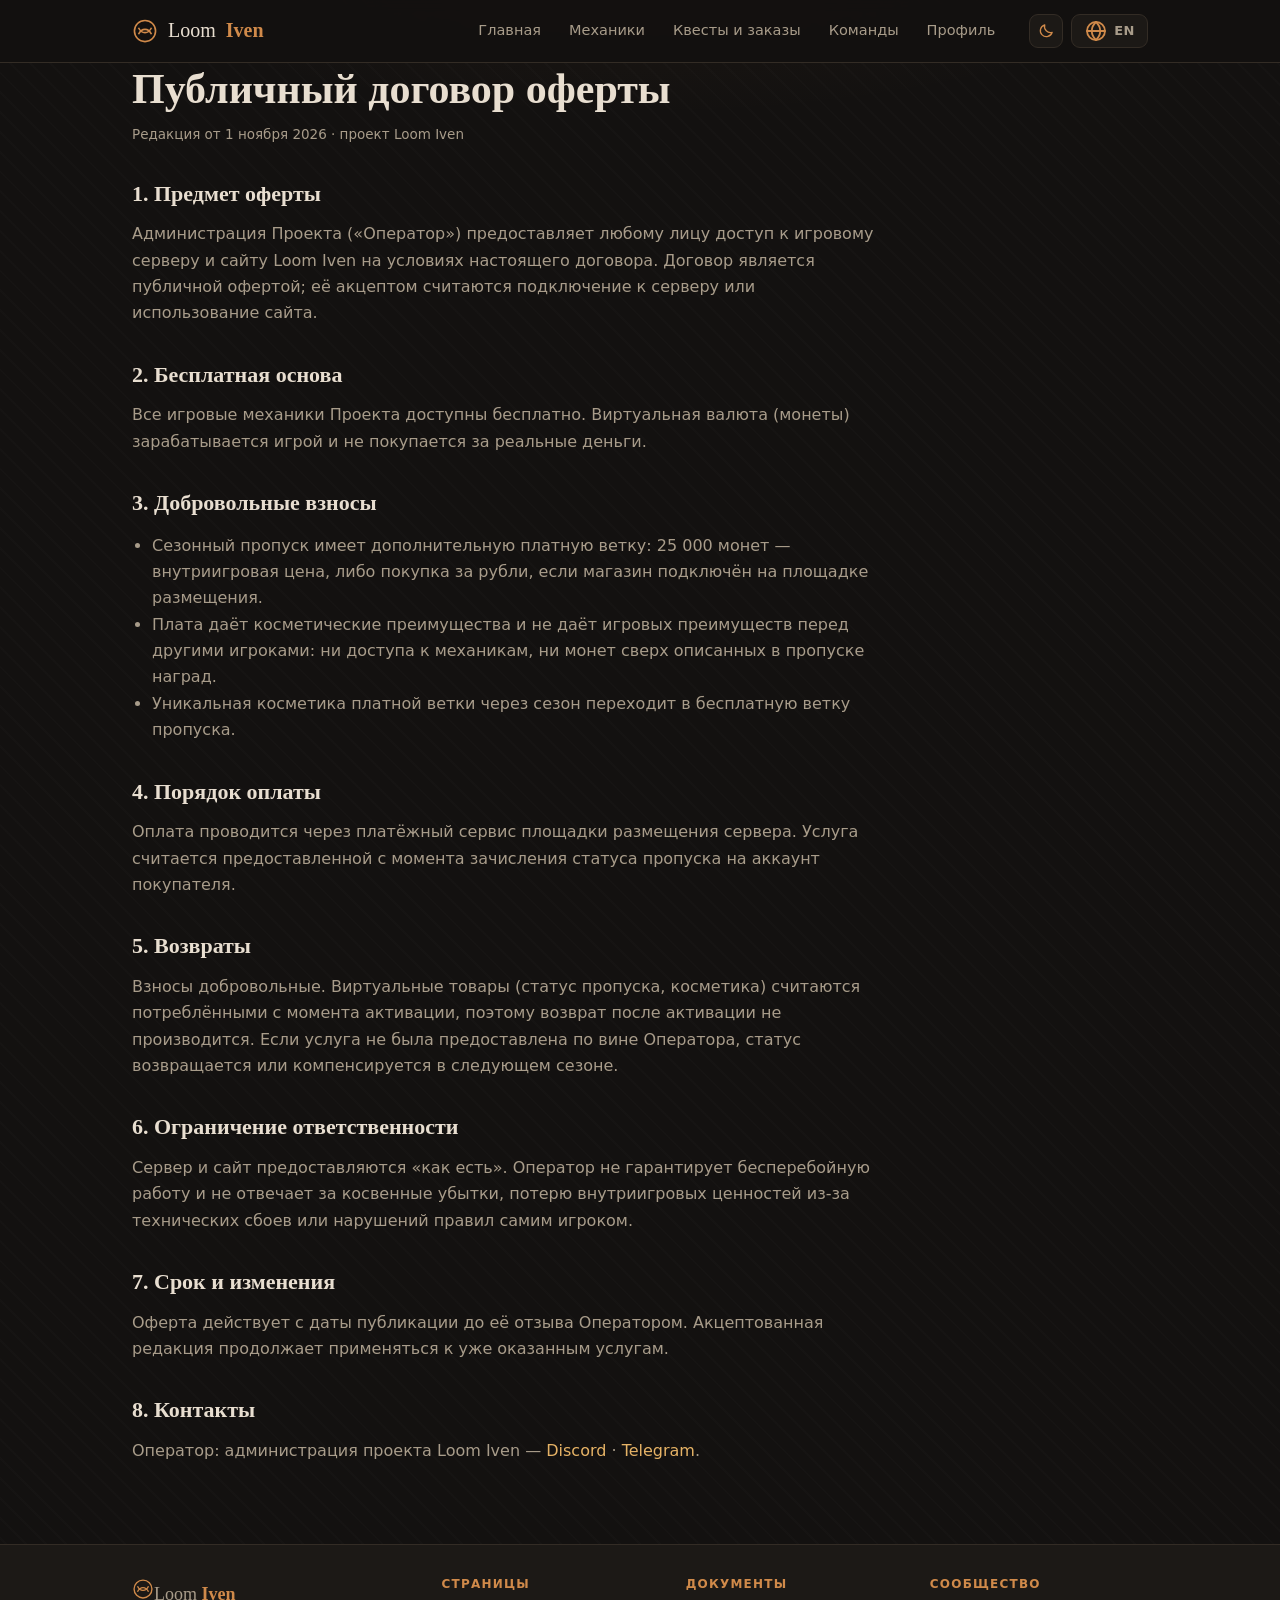
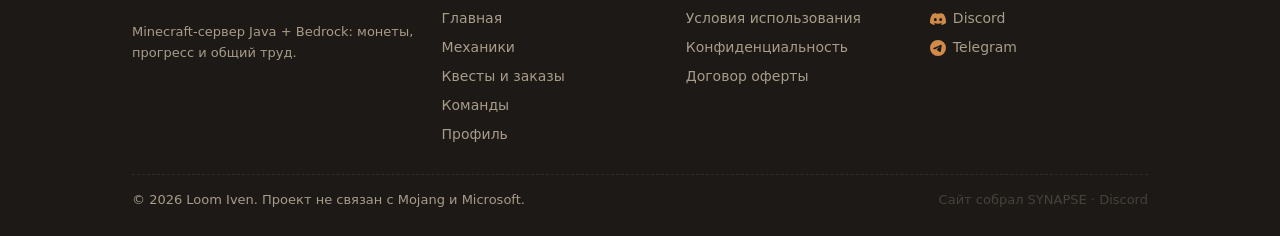
<file: site/offer.html>
<!DOCTYPE html>
<html lang="ru">
<head>
<meta charset="utf-8">
<meta name="viewport" content="width=device-width, initial-scale=1">
<title data-i18n="of.title">Договор оферты — Loom Iven</title>
<meta name="description" data-i18n-content="of.desc" content="Публичный договор оферты Loom Iven: добровольные взносы, сезонный пропуск, порядок оплаты и возвратов.">
<link rel="stylesheet" href="styles.css">
<link rel="icon" href="data:image/svg+xml,%3Csvg xmlns='http://www.w3.org/2000/svg' viewBox='0 0 32 32'%3E%3Ccircle cx='16' cy='16' r='14' fill='%23131110' stroke='%23d08a4a' stroke-width='2'/%3E%3Cpath d='M8 20c4-8 12-8 16-0M8 12c4 8 12 8 16 0' stroke='%23e6b366' stroke-width='2' fill='none'/%3E%3C/svg%3E">
<script src="i18n.js" defer></script>
</head>
<body>

<header class="site">
  <nav class="nav">
    <a class="logo" href="index.html">
      <svg width="26" height="26" viewBox="0 0 32 32" aria-hidden="true"><use href="#i-loom"/></svg>
      Loom <b>Iven</b>
    </a>
    <div class="links">
      <a href="index.html" data-i18n="nav.home">Главная</a>
      <a href="mechanics.html" data-i18n="nav.mechanics">Механики</a>
      <a href="quests.html" data-i18n="nav.quests">Квесты и заказы</a>
      <a href="commands.html" data-i18n="nav.commands">Команды</a>
      <a href="profile.html" data-i18n="nav.profile">Профиль</a>
    </div>
    <div class="ctrls">
      <button class="icon-btn" id="themeBtn" type="button" aria-label="Тема оформления"><svg class="ico" aria-hidden="true"><use href="#i-moon"/></svg></button>
      <button class="lang-btn" id="langBtn" type="button" aria-label="Язык сайта"><svg class="ico" aria-hidden="true"><use href="#i-globe"/></svg><span id="langLabel">EN</span></button>
      <button class="burger icon-btn" id="burgerBtn" type="button" aria-label="Меню" aria-expanded="false"><svg class="ico" aria-hidden="true"><use href="#i-menu"/></svg></button>
    </div>
  </nav>
  <div class="mobile-menu" id="mobileMenu">
    <div class="wrap">
      <a href="index.html" data-i18n="nav.home">Главная</a>
      <a href="mechanics.html" data-i18n="nav.mechanics">Механики</a>
      <a href="quests.html" data-i18n="nav.quests">Квесты и заказы</a>
      <a href="commands.html" data-i18n="nav.commands">Команды</a>
      <a href="profile.html" data-i18n="nav.profile">Профиль</a>
    </div>
  </div>
</header>

<div class="page">

<main class="wrap legal">
  <h1 data-i18n="of.h1">Публичный договор оферты</h1>
  <p class="docmeta" data-i18n="of.meta">Редакция от 1 ноября 2026 · проект Loom Iven</p>

  <h2 data-i18n="of.s1h">1. Предмет оферты</h2>
  <p data-i18n="of.s1p1">Администрация Проекта («Оператор») предоставляет любому лицу доступ к игровому серверу
  и сайту Loom Iven на условиях настоящего договора. Договор является публичной офертой; её акцептом считаются
  подключение к серверу или использование сайта.</p>

  <h2 data-i18n="of.s2h">2. Бесплатная основа</h2>
  <p data-i18n="of.s2p1">Все игровые механики Проекта доступны бесплатно. Виртуальная валюта (монеты) зарабатывается
  игрой и не покупается за реальные деньги.</p>

  <h2 data-i18n="of.s3h">3. Добровольные взносы</h2>
  <ul>
    <li data-i18n="of.s3l1">Сезонный пропуск имеет дополнительную платную ветку: 25 000 монет — внутриигровая цена,
    либо покупка за рубли, если магазин подключён на площадке размещения.</li>
    <li data-i18n="of.s3l2">Плата даёт косметические преимущества и не даёт игровых преимуществ перед другими игроками:
    ни доступа к механикам, ни монет сверх описанных в пропуске наград.</li>
    <li data-i18n="of.s3l3">Уникальная косметика платной ветки через сезон переходит в бесплатную ветку пропуска.</li>
  </ul>

  <h2 data-i18n="of.s4h">4. Порядок оплаты</h2>
  <p data-i18n="of.s4p1">Оплата проводится через платёжный сервис площадки размещения сервера. Услуга считается
  предоставленной с момента зачисления статуса пропуска на аккаунт покупателя.</p>

  <h2 data-i18n="of.s5h">5. Возвраты</h2>
  <p data-i18n="of.s5p1">Взносы добровольные. Виртуальные товары (статус пропуска, косметика) считаются потреблёнными
  с момента активации, поэтому возврат после активации не производится. Если услуга не была предоставлена
  по вине Оператора, статус возвращается или компенсируется в следующем сезоне.</p>

  <h2 data-i18n="of.s6h">6. Ограничение ответственности</h2>
  <p data-i18n="of.s6p1">Сервер и сайт предоставляются «как есть». Оператор не гарантирует бесперебойную работу
  и не отвечает за косвенные убытки, потерю внутриигровых ценностей из-за технических сбоев или нарушений
  правил самим игроком.</p>

  <h2 data-i18n="of.s7h">7. Срок и изменения</h2>
  <p data-i18n="of.s7p1">Оферта действует с даты публикации до её отзыва Оператором. Акцептованная редакция
  продолжает применяться к уже оказанным услугам.</p>

  <h2 data-i18n="of.s8h">8. Контакты</h2>
  <p data-i18n-html="of.s8p1">Оператор: администрация проекта Loom Iven —
  <a href="https://discord.gg/2cuM7kpR" target="_blank" rel="noopener">Discord</a> ·
  <a href="https://t.me/SYNAPSE_of" target="_blank" rel="noopener">Telegram</a>.</p>
</main>

</div>

<footer class="site">
  <div class="wrap">
    <div class="foot">
      <div class="fbrand">
        <a class="logo" href="index.html"><svg width="22" height="22" viewBox="0 0 32 32" aria-hidden="true"><use href="#i-loom"/></svg>Loom <b>Iven</b></a>
        <p data-i18n="foot.about">Minecraft-сервер Java + Bedrock: монеты, прогресс и общий труд.</p>
      </div>
      <div>
        <div class="fhead" data-i18n="foot.pages">Страницы</div>
        <a href="index.html" data-i18n="nav.home">Главная</a>
        <a href="mechanics.html" data-i18n="nav.mechanics">Механики</a>
        <a href="quests.html" data-i18n="nav.quests">Квесты и заказы</a>
        <a href="commands.html" data-i18n="nav.commands">Команды</a>
        <a href="profile.html" data-i18n="nav.profile">Профиль</a>
      </div>
      <div>
        <div class="fhead" data-i18n="foot.docs">Документы</div>
        <a href="terms.html" data-i18n="foot.terms">Условия использования</a>
        <a href="privacy.html" data-i18n="foot.privacy">Конфиденциальность</a>
        <a href="offer.html" data-i18n="foot.offer">Договор оферты</a>
      </div>
      <div>
        <div class="fhead" data-i18n="foot.community">Сообщество</div>
        <a class="fsoc" href="https://discord.gg/2cuM7kpR" target="_blank" rel="noopener"><svg class="mico" aria-hidden="true"><use href="#i-dc"/></svg>Discord</a>
        <a class="fsoc" href="https://t.me/SYNAPSE_of" target="_blank" rel="noopener"><svg class="mico" aria-hidden="true"><use href="#i-tg"/></svg>Telegram</a>
      </div>
    </div>
    <div class="fbase">
      <span data-i18n="foot.copy">© 2026 Loom Iven. Проект не связан с Mojang и Microsoft.</span>
      <span class="creator" data-i18n-html="foot.creator">Сайт собрал <a href="https://t.me/SYNAPSE_of" target="_blank" rel="noopener">SYNAPSE</a> · <a href="https://discord.gg/2cuM7kpR" target="_blank" rel="noopener">Discord</a></span>
    </div>
  </div>
</footer>

</body>
</html>
</file>
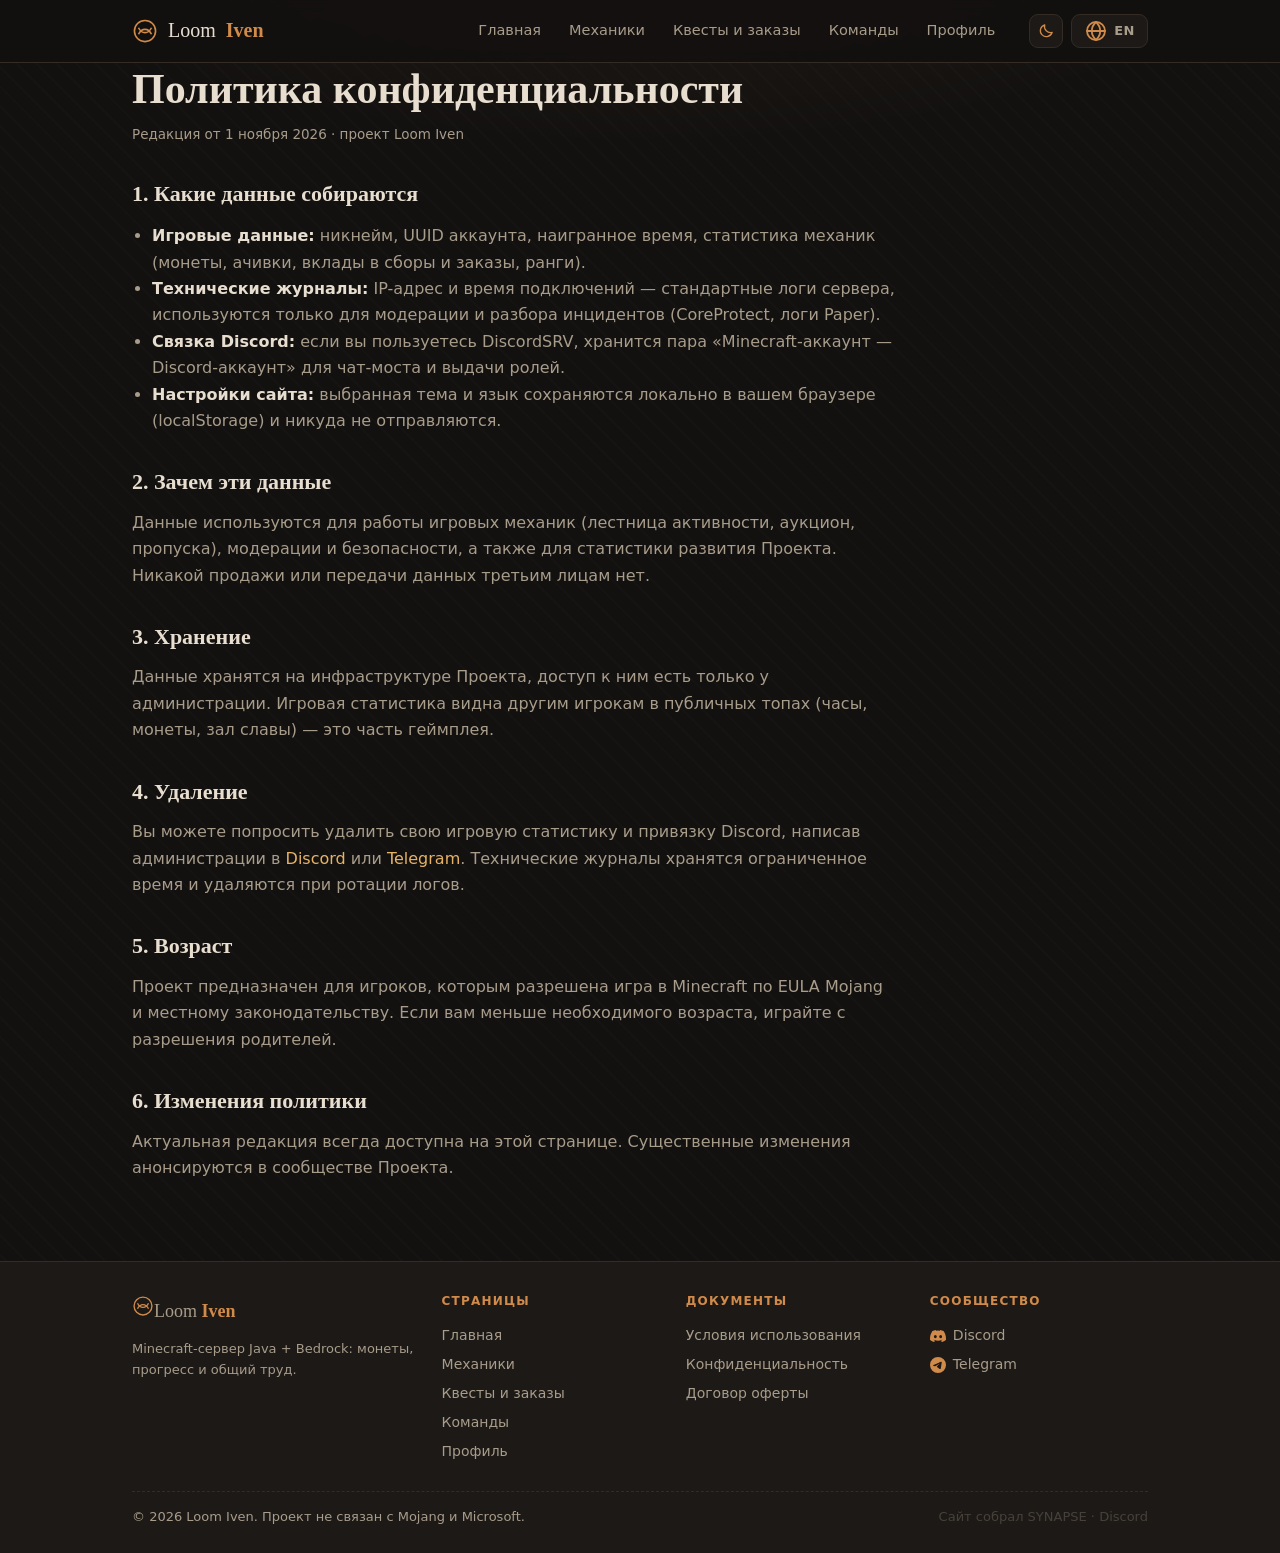
<file: site/privacy.html>
<!DOCTYPE html>
<html lang="ru">
<head>
<meta charset="utf-8">
<meta name="viewport" content="width=device-width, initial-scale=1">
<title data-i18n="pv.title">Конфиденциальность — Loom Iven</title>
<meta name="description" data-i18n-content="pv.desc" content="Политика конфиденциальности Loom Iven: какие данные собирает сервер и сайт, зачем, как хранятся и как их удалить.">
<link rel="stylesheet" href="styles.css">
<link rel="icon" href="data:image/svg+xml,%3Csvg xmlns='http://www.w3.org/2000/svg' viewBox='0 0 32 32'%3E%3Ccircle cx='16' cy='16' r='14' fill='%23131110' stroke='%23d08a4a' stroke-width='2'/%3E%3Cpath d='M8 20c4-8 12-8 16-0M8 12c4 8 12 8 16 0' stroke='%23e6b366' stroke-width='2' fill='none'/%3E%3C/svg%3E">
<script src="i18n.js" defer></script>
</head>
<body>

<header class="site">
  <nav class="nav">
    <a class="logo" href="index.html">
      <svg width="26" height="26" viewBox="0 0 32 32" aria-hidden="true"><use href="#i-loom"/></svg>
      Loom <b>Iven</b>
    </a>
    <div class="links">
      <a href="index.html" data-i18n="nav.home">Главная</a>
      <a href="mechanics.html" data-i18n="nav.mechanics">Механики</a>
      <a href="quests.html" data-i18n="nav.quests">Квесты и заказы</a>
      <a href="commands.html" data-i18n="nav.commands">Команды</a>
      <a href="profile.html" data-i18n="nav.profile">Профиль</a>
    </div>
    <div class="ctrls">
      <button class="icon-btn" id="themeBtn" type="button" aria-label="Тема оформления"><svg class="ico" aria-hidden="true"><use href="#i-moon"/></svg></button>
      <button class="lang-btn" id="langBtn" type="button" aria-label="Язык сайта"><svg class="ico" aria-hidden="true"><use href="#i-globe"/></svg><span id="langLabel">EN</span></button>
      <button class="burger icon-btn" id="burgerBtn" type="button" aria-label="Меню" aria-expanded="false"><svg class="ico" aria-hidden="true"><use href="#i-menu"/></svg></button>
    </div>
  </nav>
  <div class="mobile-menu" id="mobileMenu">
    <div class="wrap">
      <a href="index.html" data-i18n="nav.home">Главная</a>
      <a href="mechanics.html" data-i18n="nav.mechanics">Механики</a>
      <a href="quests.html" data-i18n="nav.quests">Квесты и заказы</a>
      <a href="commands.html" data-i18n="nav.commands">Команды</a>
      <a href="profile.html" data-i18n="nav.profile">Профиль</a>
    </div>
  </div>
</header>

<div class="page">

<main class="wrap legal">
  <h1 data-i18n="pv.h1">Политика конфиденциальности</h1>
  <p class="docmeta" data-i18n="pv.meta">Редакция от 1 ноября 2026 · проект Loom Iven</p>

  <h2 data-i18n="pv.s1h">1. Какие данные собираются</h2>
  <ul>
    <li data-i18n-html="pv.s1l1"><b>Игровые данные:</b> никнейм, UUID аккаунта, наигранное время, статистика механик
    (монеты, ачивки, вклады в сборы и заказы, ранги).</li>
    <li data-i18n-html="pv.s1l2"><b>Технические журналы:</b> IP-адрес и время подключений — стандартные логи сервера,
    используются только для модерации и разбора инцидентов (CoreProtect, логи Paper).</li>
    <li data-i18n-html="pv.s1l3"><b>Связка Discord:</b> если вы пользуетесь DiscordSRV, хранится пара «Minecraft-аккаунт —
    Discord-аккаунт» для чат-моста и выдачи ролей.</li>
    <li data-i18n-html="pv.s1l4"><b>Настройки сайта:</b> выбранная тема и язык сохраняются локально в вашем браузере
    (localStorage) и никуда не отправляются.</li>
  </ul>

  <h2 data-i18n="pv.s2h">2. Зачем эти данные</h2>
  <p data-i18n="pv.s2p1">Данные используются для работы игровых механик (лестница активности, аукцион, пропуска),
  модерации и безопасности, а также для статистики развития Проекта. Никакой продажи или передачи данных
  третьим лицам нет.</p>

  <h2 data-i18n="pv.s3h">3. Хранение</h2>
  <p data-i18n="pv.s3p1">Данные хранятся на инфраструктуре Проекта, доступ к ним есть только у администрации.
  Игровая статистика видна другим игрокам в публичных топах (часы, монеты, зал славы) — это часть геймплея.</p>

  <h2 data-i18n="pv.s4h">4. Удаление</h2>
  <p data-i18n-html="pv.s4p1">Вы можете попросить удалить свою игровую статистику и привязку Discord, написав администрации
  в <a href="https://discord.gg/2cuM7kpR" target="_blank" rel="noopener">Discord</a> или
  <a href="https://t.me/SYNAPSE_of" target="_blank" rel="noopener">Telegram</a>. Технические журналы хранятся
  ограниченное время и удаляются при ротации логов.</p>

  <h2 data-i18n="pv.s5h">5. Возраст</h2>
  <p data-i18n="pv.s5p1">Проект предназначен для игроков, которым разрешена игра в Minecraft по EULA Mojang и местному
  законодательству. Если вам меньше необходимого возраста, играйте с разрешения родителей.</p>

  <h2 data-i18n="pv.s6h">6. Изменения политики</h2>
  <p data-i18n="pv.s6p1">Актуальная редакция всегда доступна на этой странице. Существенные изменения анонсируются
  в сообществе Проекта.</p>
</main>

</div>

<footer class="site">
  <div class="wrap">
    <div class="foot">
      <div class="fbrand">
        <a class="logo" href="index.html"><svg width="22" height="22" viewBox="0 0 32 32" aria-hidden="true"><use href="#i-loom"/></svg>Loom <b>Iven</b></a>
        <p data-i18n="foot.about">Minecraft-сервер Java + Bedrock: монеты, прогресс и общий труд.</p>
      </div>
      <div>
        <div class="fhead" data-i18n="foot.pages">Страницы</div>
        <a href="index.html" data-i18n="nav.home">Главная</a>
        <a href="mechanics.html" data-i18n="nav.mechanics">Механики</a>
        <a href="quests.html" data-i18n="nav.quests">Квесты и заказы</a>
        <a href="commands.html" data-i18n="nav.commands">Команды</a>
        <a href="profile.html" data-i18n="nav.profile">Профиль</a>
      </div>
      <div>
        <div class="fhead" data-i18n="foot.docs">Документы</div>
        <a href="terms.html" data-i18n="foot.terms">Условия использования</a>
        <a href="privacy.html" data-i18n="foot.privacy">Конфиденциальность</a>
        <a href="offer.html" data-i18n="foot.offer">Договор оферты</a>
      </div>
      <div>
        <div class="fhead" data-i18n="foot.community">Сообщество</div>
        <a class="fsoc" href="https://discord.gg/2cuM7kpR" target="_blank" rel="noopener"><svg class="mico" aria-hidden="true"><use href="#i-dc"/></svg>Discord</a>
        <a class="fsoc" href="https://t.me/SYNAPSE_of" target="_blank" rel="noopener"><svg class="mico" aria-hidden="true"><use href="#i-tg"/></svg>Telegram</a>
      </div>
    </div>
    <div class="fbase">
      <span data-i18n="foot.copy">© 2026 Loom Iven. Проект не связан с Mojang и Microsoft.</span>
      <span class="creator" data-i18n-html="foot.creator">Сайт собрал <a href="https://t.me/SYNAPSE_of" target="_blank" rel="noopener">SYNAPSE</a> · <a href="https://discord.gg/2cuM7kpR" target="_blank" rel="noopener">Discord</a></span>
    </div>
  </div>
</footer>

</body>
</html>
</file>
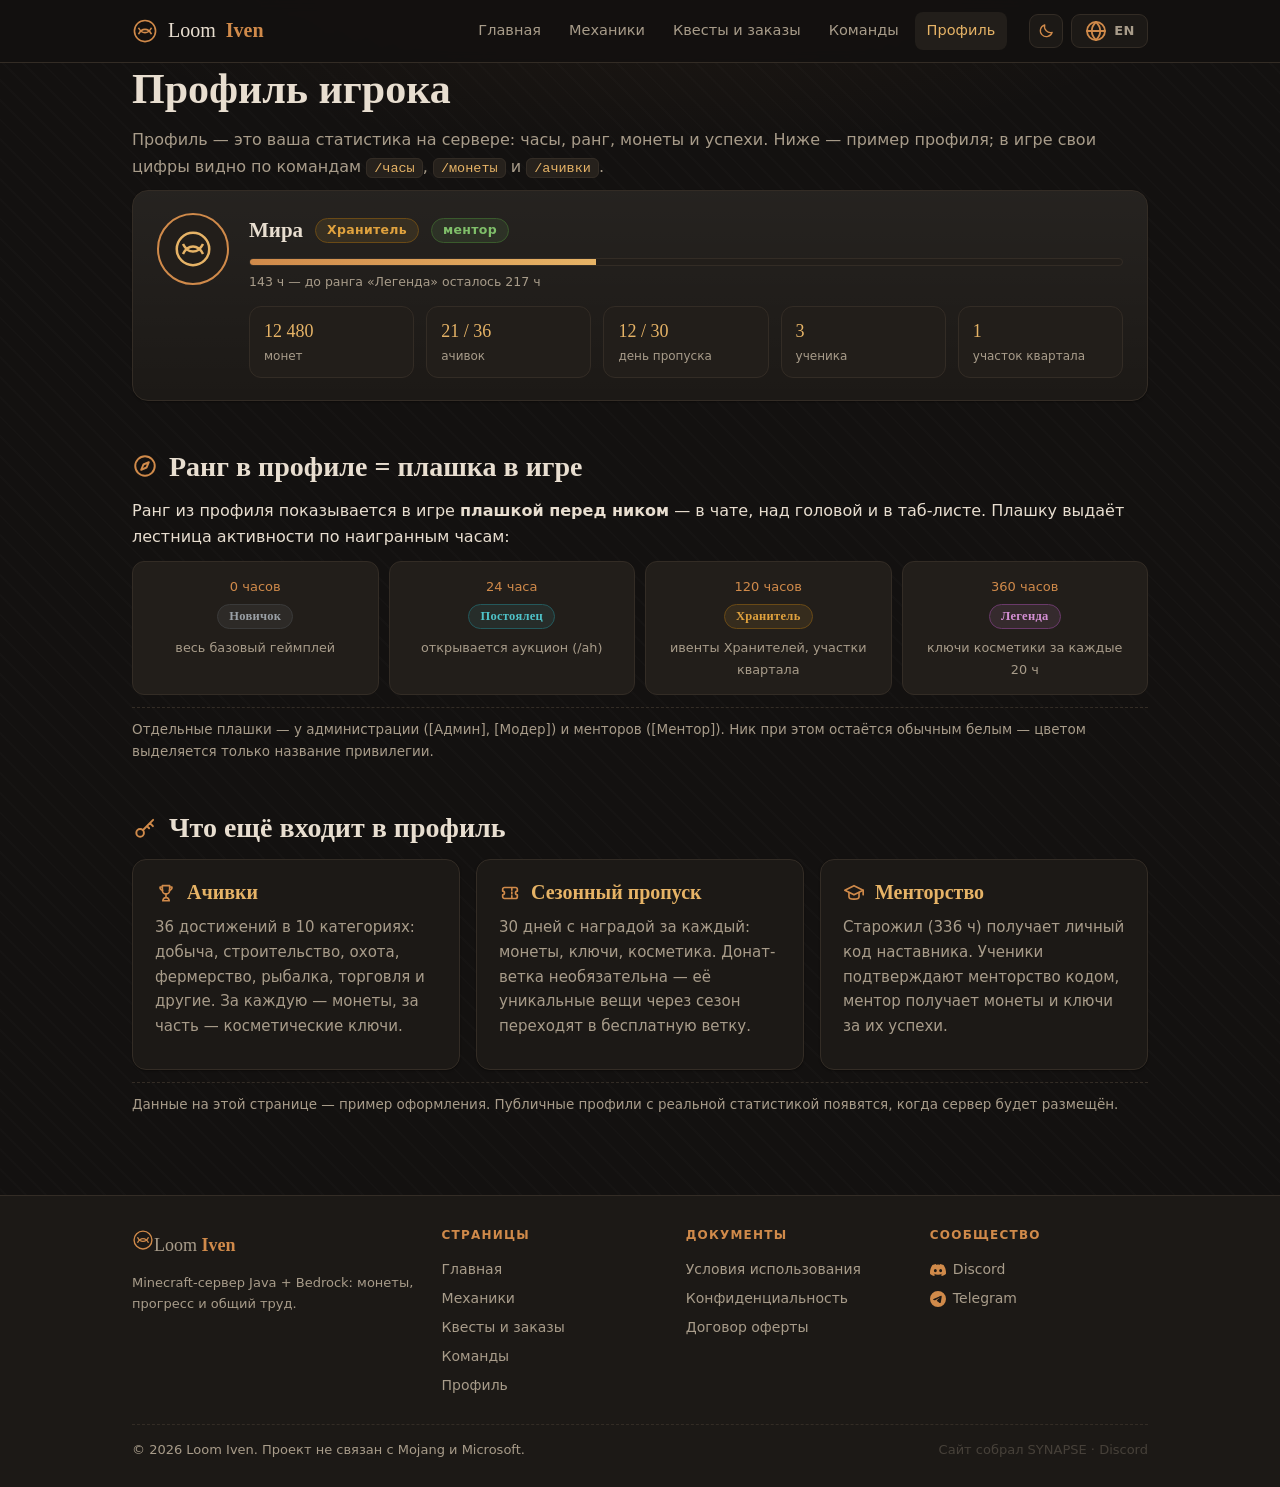
<file: site/profile.html>
<!DOCTYPE html>
<html lang="ru">
<head>
<meta charset="utf-8">
<meta name="viewport" content="width=device-width, initial-scale=1">
<title data-i18n="pr.title">Профиль — Loom Iven</title>
<meta name="description" data-i18n-content="pr.desc" content="Профиль игрока Loom Iven: часы, ранг лестницы активности, монеты, ачивки, сезонный пропуск, менторство.">
<link rel="stylesheet" href="styles.css">
<link rel="icon" href="data:image/svg+xml,%3Csvg xmlns='http://www.w3.org/2000/svg' viewBox='0 0 32 32'%3E%3Ccircle cx='16' cy='16' r='14' fill='%23131110' stroke='%23d08a4a' stroke-width='2'/%3E%3Cpath d='M8 20c4-8 12-8 16-0M8 12c4 8 12 8 16 0' stroke='%23e6b366' stroke-width='2' fill='none'/%3E%3C/svg%3E">
<script src="i18n.js" defer></script>
</head>
<body>

<header class="site">
  <nav class="nav">
    <a class="logo" href="index.html">
      <svg width="26" height="26" viewBox="0 0 32 32" aria-hidden="true"><use href="#i-loom"/></svg>
      Loom <b>Iven</b>
    </a>
    <div class="links">
      <a href="index.html" data-i18n="nav.home">Главная</a>
      <a href="mechanics.html" data-i18n="nav.mechanics">Механики</a>
      <a href="quests.html" data-i18n="nav.quests">Квесты и заказы</a>
      <a href="commands.html" data-i18n="nav.commands">Команды</a>
      <a href="profile.html" data-i18n="nav.profile">Профиль</a>
    </div>
    <div class="ctrls">
      <button class="icon-btn" id="themeBtn" type="button" aria-label="Тема оформления"><svg class="ico" aria-hidden="true"><use href="#i-moon"/></svg></button>
      <button class="lang-btn" id="langBtn" type="button" aria-label="Язык сайта"><svg class="ico" aria-hidden="true"><use href="#i-globe"/></svg><span id="langLabel">EN</span></button>
      <button class="burger icon-btn" id="burgerBtn" type="button" aria-label="Меню" aria-expanded="false"><svg class="ico" aria-hidden="true"><use href="#i-menu"/></svg></button>
    </div>
  </nav>
  <div class="mobile-menu" id="mobileMenu">
    <div class="wrap">
      <a href="index.html" data-i18n="nav.home">Главная</a>
      <a href="mechanics.html" data-i18n="nav.mechanics">Механики</a>
      <a href="quests.html" data-i18n="nav.quests">Квесты и заказы</a>
      <a href="commands.html" data-i18n="nav.commands">Команды</a>
      <a href="profile.html" data-i18n="nav.profile">Профиль</a>
    </div>
  </div>
</header>

<div class="page">

<main class="wrap">
  <h1 data-i18n="pr.h1">Профиль игрока</h1>
  <p class="sub" style="color:var(--muted)" data-i18n-html="pr.sub">Профиль — это ваша статистика на сервере: часы, ранг,
  монеты и успехи. Ниже — пример профиля; в игре свои цифры видно по командам <code>/часы</code>, <code>/монеты</code> и <code>/ачивки</code>.</p>

  <div class="pcard">
    <div class="avatar" aria-hidden="true"><svg viewBox="0 0 32 32"><use href="#i-loom"/></svg></div>
    <div class="pmain">
      <div class="prow">
        <span class="pname">Мира</span>
        <span class="rp keeper">Хранитель</span>
        <span class="rp mentor" data-i18n="i.prmentor">ментор</span>
      </div>
      <div class="pbar" role="img" aria-label="143 из 360 часов"><i style="width:39.7%"></i></div>
      <div class="pnote" data-i18n="pr.note">143 ч — до ранга «Легенда» осталось 217 ч</div>
      <div class="pstats">
        <div class="pstat"><div class="v">12 480</div><div class="l" data-i18n="i.prs1">монет</div></div>
        <div class="pstat"><div class="v">21 / 36</div><div class="l" data-i18n="i.prs2">ачивок</div></div>
        <div class="pstat"><div class="v">12 / 30</div><div class="l" data-i18n="i.prs3">день пропуска</div></div>
        <div class="pstat"><div class="v">3</div><div class="l" data-i18n="i.prs4">ученика</div></div>
        <div class="pstat"><div class="v">1</div><div class="l" data-i18n="pr.s5">участок квартала</div></div>
      </div>
    </div>
  </div>

  <h2><svg class="hico" aria-hidden="true"><use href="#i-compass"/></svg><span data-i18n="pr.rh">Ранг в профиле = плашка в игре</span></h2>
  <p data-i18n-html="pr.rp">Ранг из профиля показывается в игре <b>плашкой перед ником</b> — в чате, над головой и в таб-листе.
  Плашку выдаёт лестница активности по наигранным часам:</p>
  <div class="ladder">
    <div class="step"><div class="hours" data-i18n="i.l1h">0 часов</div><div class="name"><span class="rp novice">Новичок</span></div><div class="perk" data-i18n="i.l1p">весь базовый геймплей</div></div>
    <div class="step"><div class="hours" data-i18n="i.l2h">24 часа</div><div class="name"><span class="rp resident">Постоялец</span></div><div class="perk" data-i18n="i.l2p">открывается аукцион (/ah)</div></div>
    <div class="step"><div class="hours" data-i18n="i.l3h">120 часов</div><div class="name"><span class="rp keeper">Хранитель</span></div><div class="perk" data-i18n="i.l3p">ивенты Хранителей, участки квартала</div></div>
    <div class="step"><div class="hours" data-i18n="i.l4h">360 часов</div><div class="name"><span class="rp legend">Легенда</span></div><div class="perk" data-i18n="i.l4p">ключи косметики за каждые 20 ч</div></div>
  </div>
  <p class="note" data-i18n="pr.rn">Отдельные плашки — у администрации ([Админ], [Модер]) и менторов ([Ментор]).
  Ник при этом остаётся обычным белым — цветом выделяется только название привилегии.</p>

  <h2><svg class="hico" aria-hidden="true"><use href="#i-key"/></svg><span data-i18n="pr.ch">Что ещё входит в профиль</span></h2>
  <div class="grid cols3">
    <div class="card">
      <h3><svg class="ico" aria-hidden="true"><use href="#i-trophy"/></svg><span data-i18n="pr.c1h">Ачивки</span></h3>
      <p data-i18n="pr.c1p">36 достижений в 10 категориях: добыча, строительство, охота, фермерство, рыбалка, торговля и другие.
      За каждую — монеты, за часть — косметические ключи.</p>
    </div>
    <div class="card">
      <h3><svg class="ico" aria-hidden="true"><use href="#i-ticket"/></svg><span data-i18n="pr.c2h">Сезонный пропуск</span></h3>
      <p data-i18n="pr.c2p">30 дней с наградой за каждый: монеты, ключи, косметика. Донат-ветка необязательна —
      её уникальные вещи через сезон переходят в бесплатную ветку.</p>
    </div>
    <div class="card">
      <h3><svg class="ico" aria-hidden="true"><use href="#i-cap"/></svg><span data-i18n="pr.c3h">Менторство</span></h3>
      <p data-i18n="pr.c3p">Старожил (336 ч) получает личный код наставника. Ученики подтверждают менторство кодом,
      ментор получает монеты и ключи за их успехи.</p>
    </div>
  </div>
  <p class="note" data-i18n="pr.demonote">Данные на этой странице — пример оформления. Публичные профили с реальной статистикой
  появятся, когда сервер будет размещён.</p>
</main>

</div>

<footer class="site">
  <div class="wrap">
    <div class="foot">
      <div class="fbrand">
        <a class="logo" href="index.html"><svg width="22" height="22" viewBox="0 0 32 32" aria-hidden="true"><use href="#i-loom"/></svg>Loom <b>Iven</b></a>
        <p data-i18n="foot.about">Minecraft-сервер Java + Bedrock: монеты, прогресс и общий труд.</p>
      </div>
      <div>
        <div class="fhead" data-i18n="foot.pages">Страницы</div>
        <a href="index.html" data-i18n="nav.home">Главная</a>
        <a href="mechanics.html" data-i18n="nav.mechanics">Механики</a>
        <a href="quests.html" data-i18n="nav.quests">Квесты и заказы</a>
        <a href="commands.html" data-i18n="nav.commands">Команды</a>
        <a href="profile.html" data-i18n="nav.profile">Профиль</a>
      </div>
      <div>
        <div class="fhead" data-i18n="foot.docs">Документы</div>
        <a href="terms.html" data-i18n="foot.terms">Условия использования</a>
        <a href="privacy.html" data-i18n="foot.privacy">Конфиденциальность</a>
        <a href="offer.html" data-i18n="foot.offer">Договор оферты</a>
      </div>
      <div>
        <div class="fhead" data-i18n="foot.community">Сообщество</div>
        <a class="fsoc" href="https://discord.gg/2cuM7kpR" target="_blank" rel="noopener"><svg class="mico" aria-hidden="true"><use href="#i-dc"/></svg>Discord</a>
        <a class="fsoc" href="https://t.me/SYNAPSE_of" target="_blank" rel="noopener"><svg class="mico" aria-hidden="true"><use href="#i-tg"/></svg>Telegram</a>
      </div>
    </div>
    <div class="fbase">
      <span data-i18n="foot.copy">© 2026 Loom Iven. Проект не связан с Mojang и Microsoft.</span>
      <span class="creator" data-i18n-html="foot.creator">Сайт собрал <a href="https://t.me/SYNAPSE_of" target="_blank" rel="noopener">SYNAPSE</a> · <a href="https://discord.gg/2cuM7kpR" target="_blank" rel="noopener">Discord</a></span>
    </div>
  </div>
</footer>

</body>
</html>
</file>
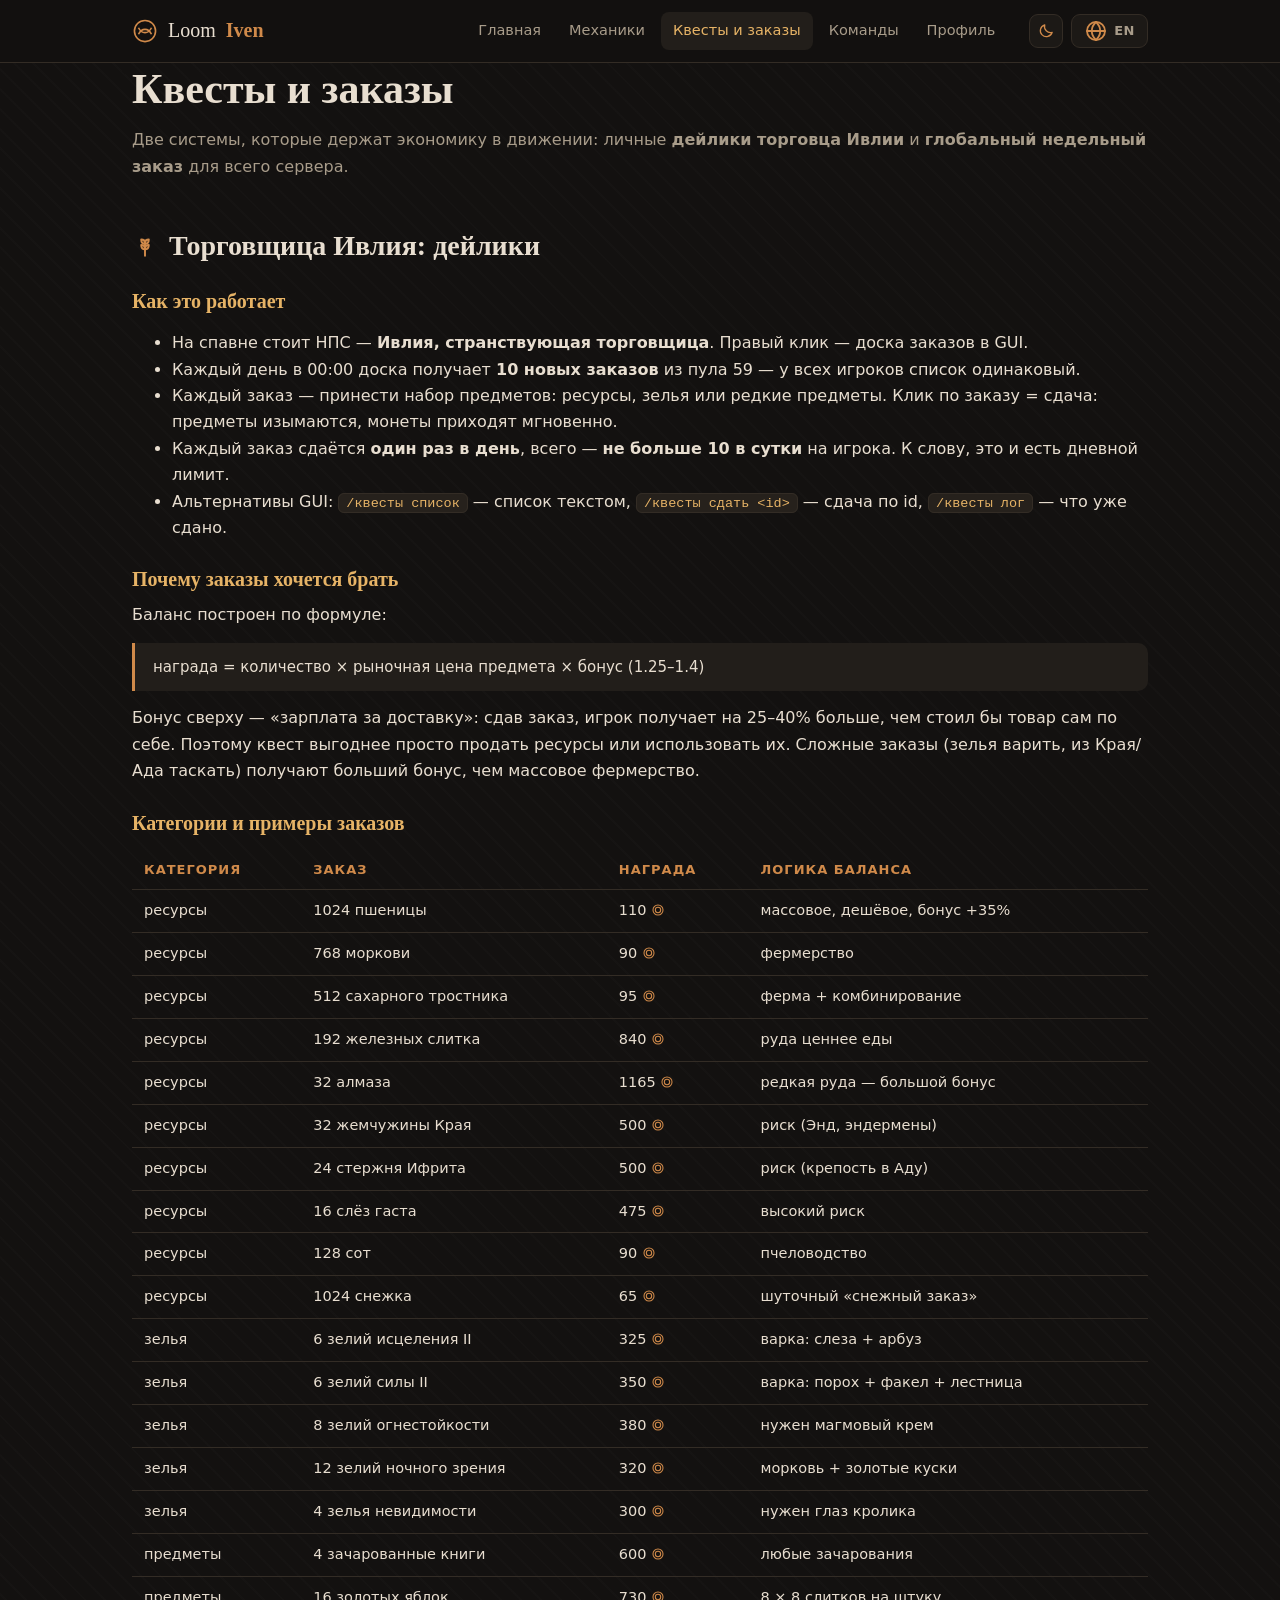
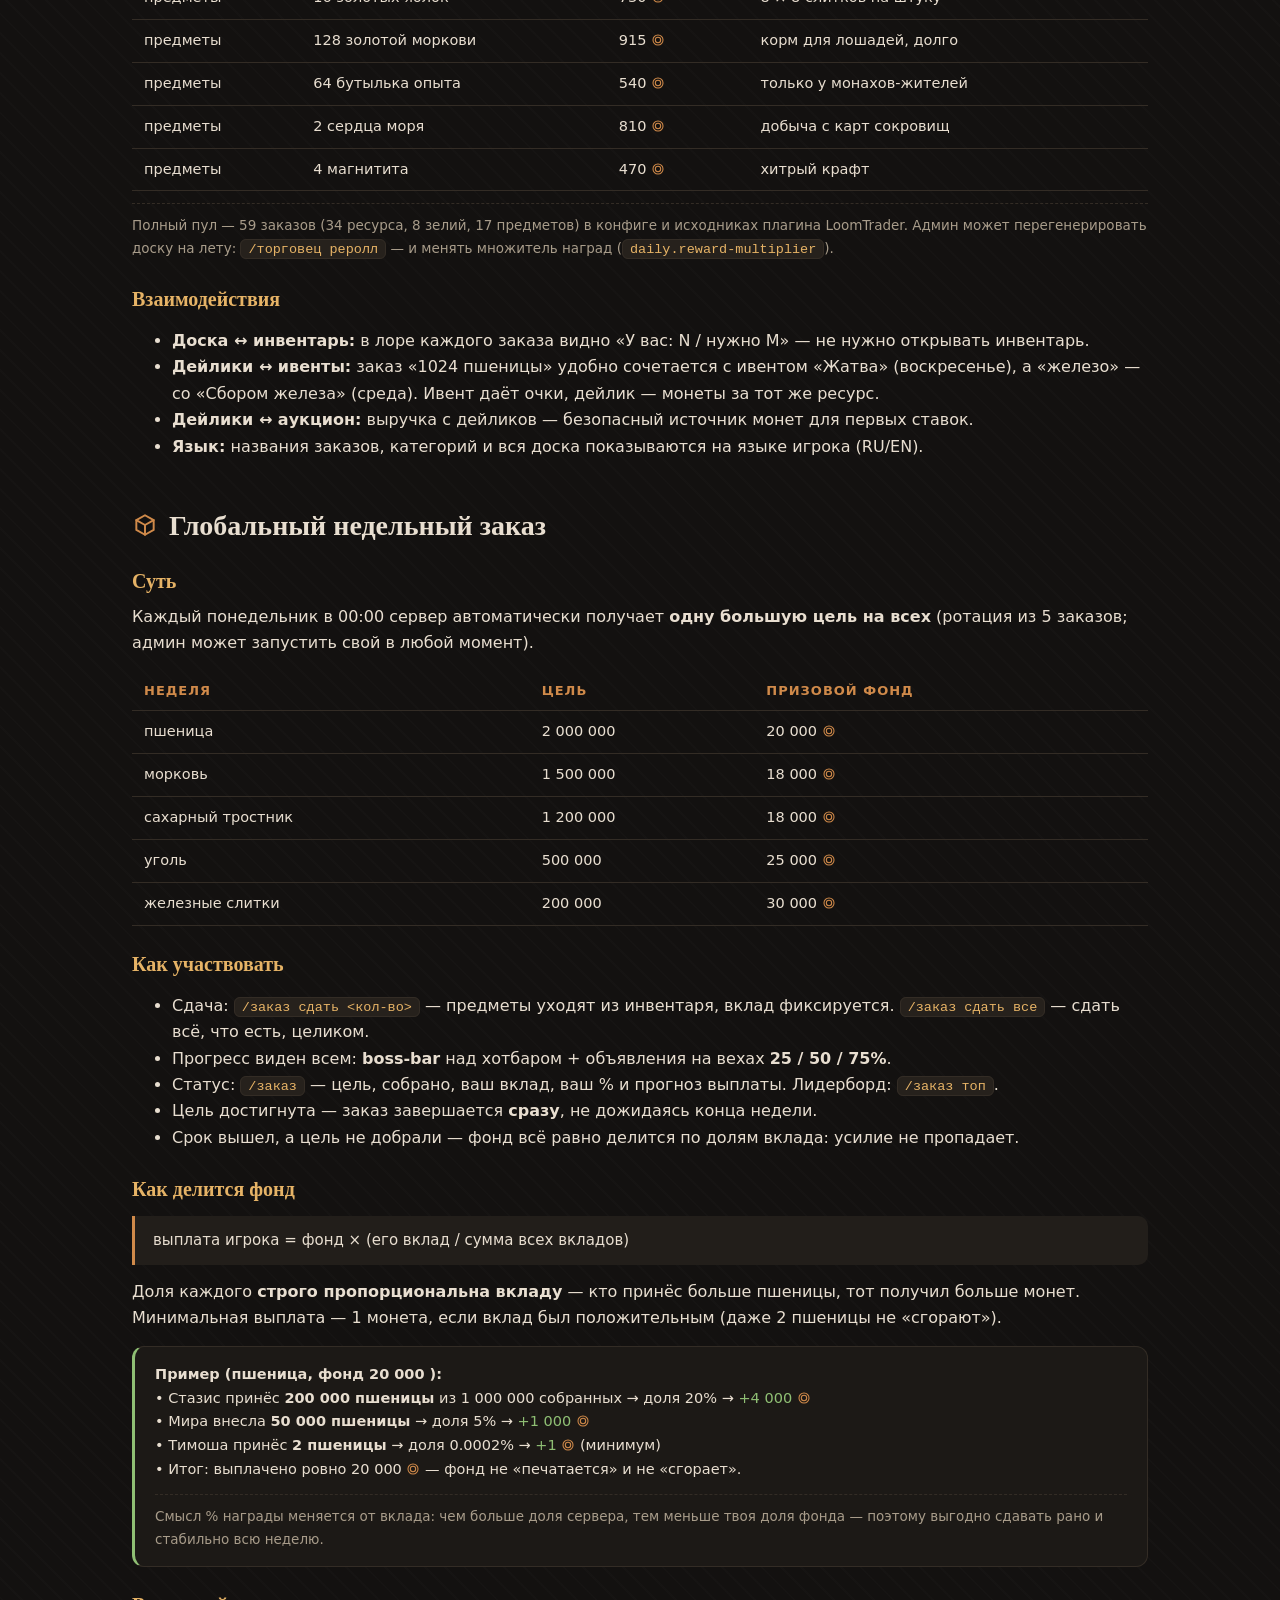
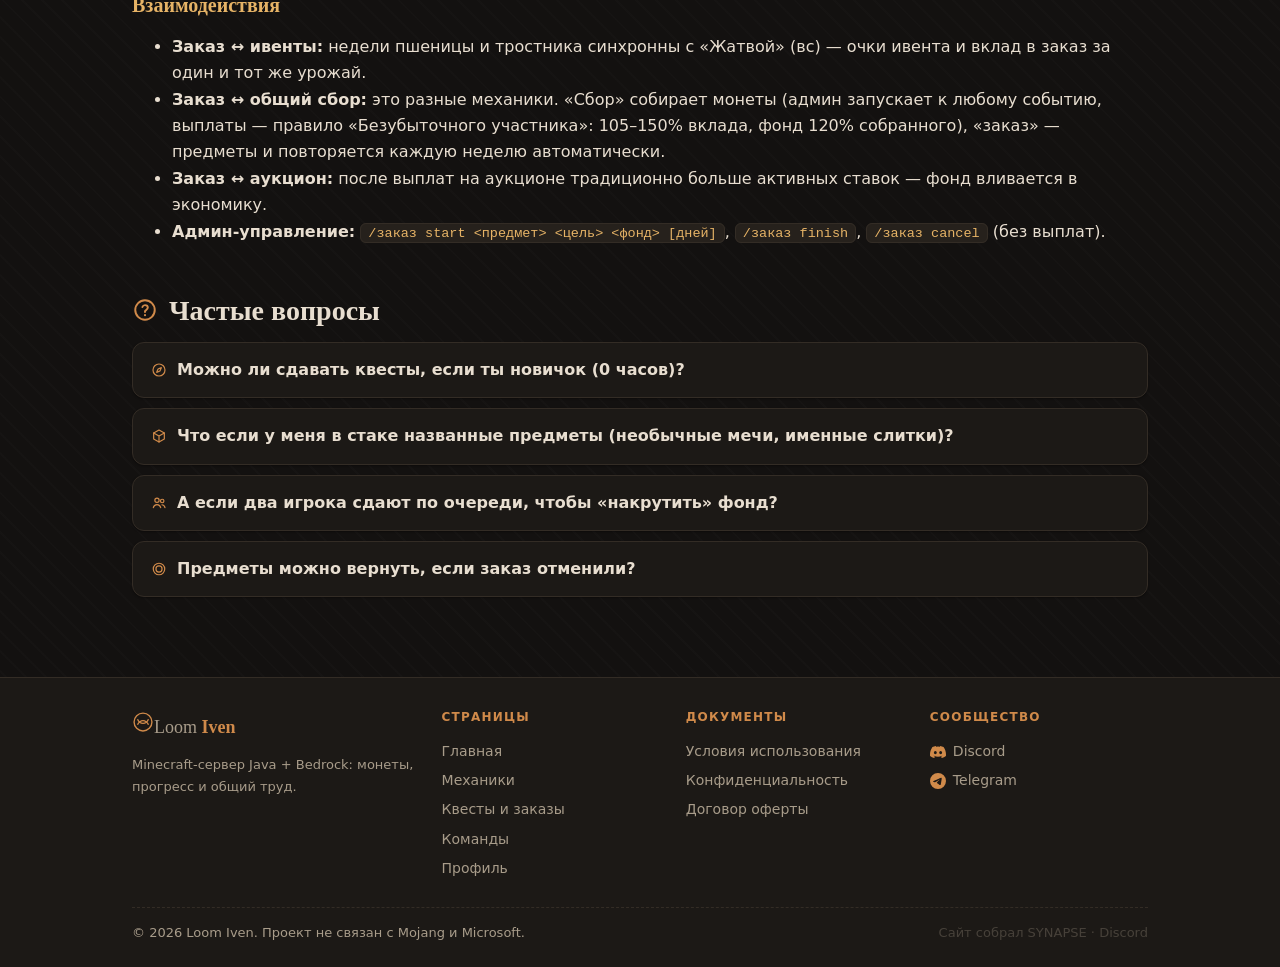
<file: site/quests.html>
<!DOCTYPE html>
<html lang="ru">
<head>
<meta charset="utf-8">
<meta name="viewport" content="width=device-width, initial-scale=1">
<title data-i18n="q.title">Квесты и заказы — Loom Iven</title>
<meta name="description" data-i18n-content="q.desc" content="Дейлики торговца Ивлии (до 10 в день) и глобальный недельный заказ Loom Iven: пул заказов, баланс наград, примеры расчёта призового фонда.">
<link rel="stylesheet" href="styles.css">
<link rel="icon" href="data:image/svg+xml,%3Csvg xmlns='http://www.w3.org/2000/svg' viewBox='0 0 32 32'%3E%3Ccircle cx='16' cy='16' r='14' fill='%23131110' stroke='%23d08a4a' stroke-width='2'/%3E%3Cpath d='M8 20c4-8 12-8 16-0M8 12c4 8 12 8 16 0' stroke='%23e6b366' stroke-width='2' fill='none'/%3E%3C/svg%3E">
<script src="i18n.js" defer></script>
</head>
<body>

<header class="site">
  <nav class="nav">
    <a class="logo" href="index.html">
      <svg width="26" height="26" viewBox="0 0 32 32" aria-hidden="true"><use href="#i-loom"/></svg>
      Loom <b>Iven</b>
    </a>
    <div class="links">
      <a href="index.html" data-i18n="nav.home">Главная</a>
      <a href="mechanics.html" data-i18n="nav.mechanics">Механики</a>
      <a href="quests.html" data-i18n="nav.quests">Квесты и заказы</a>
      <a href="commands.html" data-i18n="nav.commands">Команды</a>
      <a href="profile.html" data-i18n="nav.profile">Профиль</a>
    </div>
    <div class="ctrls">
      <button class="icon-btn" id="themeBtn" type="button" aria-label="Тема оформления"><svg class="ico" aria-hidden="true"><use href="#i-moon"/></svg></button>
      <button class="lang-btn" id="langBtn" type="button" aria-label="Язык сайта"><svg class="ico" aria-hidden="true"><use href="#i-globe"/></svg><span id="langLabel">EN</span></button>
      <button class="burger icon-btn" id="burgerBtn" type="button" aria-label="Меню" aria-expanded="false"><svg class="ico" aria-hidden="true"><use href="#i-menu"/></svg></button>
    </div>
  </nav>
  <div class="mobile-menu" id="mobileMenu">
    <div class="wrap">
      <a href="index.html" data-i18n="nav.home">Главная</a>
      <a href="mechanics.html" data-i18n="nav.mechanics">Механики</a>
      <a href="quests.html" data-i18n="nav.quests">Квесты и заказы</a>
      <a href="commands.html" data-i18n="nav.commands">Команды</a>
      <a href="profile.html" data-i18n="nav.profile">Профиль</a>
    </div>
  </div>
</header>

<div class="page">

<main class="wrap">
  <h1 data-i18n="q.h1">Квесты и заказы</h1>
  <p class="sub" style="color:var(--muted)" data-i18n-html="q.sub">Две системы, которые держат экономику в движении:
  личные <b>дейлики торговца Ивлии</b> и <b>глобальный недельный заказ</b> для всего сервера.</p>

  <h2><svg class="hico" aria-hidden="true"><use href="#i-wheat"/></svg><span data-i18n="q.tr.h">Торговщица Ивлия: дейлики</span></h2>
  <h3 data-i18n="q.tr.h3a">Как это работает</h3>
  <ul>
    <li data-i18n-html="q.tr.l1">На спавне стоит НПС — <b>Ивлия, странствующая торговщица</b>. Правый клик — доска заказов в GUI.</li>
    <li data-i18n-html="q.tr.l2">Каждый день в 00:00 доска получает <b>10 новых заказов</b> из пула 59 — у всех игроков список одинаковый.</li>
    <li data-i18n-html="q.tr.l3">Каждый заказ — принести набор предметов: ресурсы, зелья или редкие предметы. Клик по заказу = сдача:
    предметы изымаются, монеты приходят мгновенно.</li>
    <li data-i18n-html="q.tr.l4">Каждый заказ сдаётся <b>один раз в день</b>, всего — <b>не больше 10 в сутки</b> на игрока.
    К слову, это и есть дневной лимит.</li>
    <li data-i18n-html="q.tr.l5">Альтернативы GUI: <code>/квесты список</code> — список текстом, <code>/квесты сдать &lt;id&gt;</code> — сдача по id,
    <code>/квесты лог</code> — что уже сдано.</li>
  </ul>

  <h3 data-i18n="q.tr.h3b">Почему заказы хочется брать</h3>
  <p data-i18n="q.tr.p1">Баланс построен по формуле:</p>
  <div class="formula" data-i18n="q.tr.f">награда = количество × рыночная цена предмета × бонус (1.25–1.4)</div>
  <p data-i18n="q.tr.p2">Бонус сверху — «зарплата за доставку»: сдав заказ, игрок получает на 25–40% больше,
  чем стоил бы товар сам по себе. Поэтому квест выгоднее просто продать ресурсы или использовать их.
  Сложные заказы (зелья варить, из Края/Ада таскать) получают больший бонус, чем массовое фермерство.</p>

  <h3 data-i18n="q.tr.h3c">Категории и примеры заказов</h3>
  <table>
    <tr><th data-i18n="q.th1">Категория</th><th data-i18n="q.th2">Заказ</th><th data-i18n="q.th3">Награда</th><th data-i18n="q.th4">Логика баланса</th></tr>
    <tr><td data-i18n="q.cat1">ресурсы</td><td data-i18n="q.r1">1024 пшеницы</td><td data-i18n-html="q.v1">110 <svg class="mico coin" aria-hidden="true"><use href="#i-coin"/></svg></td><td data-i18n="q.d1">массовое, дешёвое, бонус +35%</td></tr>
    <tr><td data-i18n="q.cat1">ресурсы</td><td data-i18n="q.r2">768 моркови</td><td data-i18n-html="q.v2">90 <svg class="mico coin" aria-hidden="true"><use href="#i-coin"/></svg></td><td data-i18n="q.d2">фермерство</td></tr>
    <tr><td data-i18n="q.cat1">ресурсы</td><td data-i18n="q.r3">512 сахарного тростника</td><td data-i18n-html="q.v3">95 <svg class="mico coin" aria-hidden="true"><use href="#i-coin"/></svg></td><td data-i18n="q.d3">ферма + комбинирование</td></tr>
    <tr><td data-i18n="q.cat1">ресурсы</td><td data-i18n="q.r4">192 железных слитка</td><td data-i18n-html="q.v4">840 <svg class="mico coin" aria-hidden="true"><use href="#i-coin"/></svg></td><td data-i18n="q.d4">руда ценнее еды</td></tr>
    <tr><td data-i18n="q.cat1">ресурсы</td><td data-i18n="q.r5">32 алмаза</td><td data-i18n-html="q.v5">1165 <svg class="mico coin" aria-hidden="true"><use href="#i-coin"/></svg></td><td data-i18n="q.d5">редкая руда — большой бонус</td></tr>
    <tr><td data-i18n="q.cat1">ресурсы</td><td data-i18n="q.r6">32 жемчужины Края</td><td data-i18n-html="q.v6">500 <svg class="mico coin" aria-hidden="true"><use href="#i-coin"/></svg></td><td data-i18n="q.d6">риск (Энд, эндермены)</td></tr>
    <tr><td data-i18n="q.cat1">ресурсы</td><td data-i18n="q.r7">24 стержня Ифрита</td><td data-i18n-html="q.v7">500 <svg class="mico coin" aria-hidden="true"><use href="#i-coin"/></svg></td><td data-i18n="q.d7">риск (крепость в Аду)</td></tr>
    <tr><td data-i18n="q.cat1">ресурсы</td><td data-i18n="q.r8">16 слёз гаста</td><td data-i18n-html="q.v8">475 <svg class="mico coin" aria-hidden="true"><use href="#i-coin"/></svg></td><td data-i18n="q.d8">высокий риск</td></tr>
    <tr><td data-i18n="q.cat1">ресурсы</td><td data-i18n="q.r9">128 сот</td><td data-i18n-html="q.v9">90 <svg class="mico coin" aria-hidden="true"><use href="#i-coin"/></svg></td><td data-i18n="q.d9">пчеловодство</td></tr>
    <tr><td data-i18n="q.cat1">ресурсы</td><td data-i18n="q.r10">1024 снежка</td><td data-i18n-html="q.v10">65 <svg class="mico coin" aria-hidden="true"><use href="#i-coin"/></svg></td><td data-i18n="q.d10">шуточный «снежный заказ»</td></tr>
    <tr><td data-i18n="q.cat2">зелья</td><td data-i18n="q.r11">6 зелий исцеления II</td><td data-i18n-html="q.v11">325 <svg class="mico coin" aria-hidden="true"><use href="#i-coin"/></svg></td><td data-i18n="q.d11">варка: слеза + арбуз</td></tr>
    <tr><td data-i18n="q.cat2">зелья</td><td data-i18n="q.r12">6 зелий силы II</td><td data-i18n-html="q.v12">350 <svg class="mico coin" aria-hidden="true"><use href="#i-coin"/></svg></td><td data-i18n="q.d12">варка: порох + факел + лестница</td></tr>
    <tr><td data-i18n="q.cat2">зелья</td><td data-i18n="q.r13">8 зелий огнестойкости</td><td data-i18n-html="q.v13">380 <svg class="mico coin" aria-hidden="true"><use href="#i-coin"/></svg></td><td data-i18n="q.d13">нужен магмовый крем</td></tr>
    <tr><td data-i18n="q.cat2">зелья</td><td data-i18n="q.r14">12 зелий ночного зрения</td><td data-i18n-html="q.v14">320 <svg class="mico coin" aria-hidden="true"><use href="#i-coin"/></svg></td><td data-i18n="q.d14">морковь + золотые куски</td></tr>
    <tr><td data-i18n="q.cat2">зелья</td><td data-i18n="q.r15">4 зелья невидимости</td><td data-i18n-html="q.v15">300 <svg class="mico coin" aria-hidden="true"><use href="#i-coin"/></svg></td><td data-i18n="q.d15">нужен глаз кролика</td></tr>
    <tr><td data-i18n="q.cat3">предметы</td><td data-i18n="q.r16">4 зачарованные книги</td><td data-i18n-html="q.v16">600 <svg class="mico coin" aria-hidden="true"><use href="#i-coin"/></svg></td><td data-i18n="q.d16">любые зачарования</td></tr>
    <tr><td data-i18n="q.cat3">предметы</td><td data-i18n="q.r17">16 золотых яблок</td><td data-i18n-html="q.v17">730 <svg class="mico coin" aria-hidden="true"><use href="#i-coin"/></svg></td><td data-i18n="q.d17">8 × 8 слитков на штуку</td></tr>
    <tr><td data-i18n="q.cat3">предметы</td><td data-i18n="q.r18">128 золотой моркови</td><td data-i18n-html="q.v18">915 <svg class="mico coin" aria-hidden="true"><use href="#i-coin"/></svg></td><td data-i18n="q.d18">корм для лошадей, долго</td></tr>
    <tr><td data-i18n="q.cat3">предметы</td><td data-i18n="q.r19">64 бутылька опыта</td><td data-i18n-html="q.v19">540 <svg class="mico coin" aria-hidden="true"><use href="#i-coin"/></svg></td><td data-i18n="q.d19">только у монахов-жителей</td></tr>
    <tr><td data-i18n="q.cat3">предметы</td><td data-i18n="q.r20">2 сердца моря</td><td data-i18n-html="q.v20">810 <svg class="mico coin" aria-hidden="true"><use href="#i-coin"/></svg></td><td data-i18n="q.d20">добыча с карт сокровищ</td></tr>
    <tr><td data-i18n="q.cat3">предметы</td><td data-i18n="q.r21">4 магнитита</td><td data-i18n-html="q.v21">470 <svg class="mico coin" aria-hidden="true"><use href="#i-coin"/></svg></td><td data-i18n="q.d21">хитрый крафт</td></tr>
  </table>
  <p class="note" data-i18n-html="q.note1">Полный пул — 59 заказов (34 ресурса, 8 зелий, 17 предметов) в конфиге и исходниках плагина LoomTrader.
  Админ может перегенерировать доску на лету: <code>/торговец реролл</code> — и менять множитель наград
  (<code>daily.reward-multiplier</code>).</p>

  <h3 data-i18n="q.tr.h3d">Взаимодействия</h3>
  <ul>
    <li data-i18n-html="q.tr.i1"><b>Доска ↔ инвентарь:</b> в лоре каждого заказа видно «У вас: N / нужно M» — не нужно открывать инвентарь.</li>
    <li data-i18n-html="q.tr.i2"><b>Дейлики ↔ ивенты:</b> заказ «1024 пшеницы» удобно сочетается с ивентом «Жатва» (воскресенье),
    а «железо» — со «Сбором железа» (среда). Ивент даёт очки, дейлик — монеты за тот же ресурс.</li>
    <li data-i18n-html="q.tr.i3"><b>Дейлики ↔ аукцион:</b> выручка с дейликов — безопасный источник монет для первых ставок.</li>
    <li data-i18n-html="q.tr.i4"><b>Язык:</b> названия заказов, категорий и вся доска показываются на языке игрока (RU/EN).</li>
  </ul>

  <h2><svg class="hico" aria-hidden="true"><use href="#i-box"/></svg><span data-i18n="q.or.h">Глобальный недельный заказ</span></h2>
  <h3 data-i18n="q.or.h3a">Суть</h3>
  <p data-i18n-html="q.or.p1">Каждый понедельник в 00:00 сервер автоматически получает <b>одну большую цель на всех</b>
  (ротация из 5 заказов; админ может запустить свой в любой момент).</p>
  <table>
    <tr><th data-i18n="q.thw1">Неделя</th><th data-i18n="q.thw2">Цель</th><th data-i18n="q.thw3">Призовой фонд</th></tr>
    <tr><td data-i18n="q.w1">пшеница</td><td>2 000 000</td><td data-i18n-html="q.wv1">20 000 <svg class="mico coin" aria-hidden="true"><use href="#i-coin"/></svg></td></tr>
    <tr><td data-i18n="q.w2">морковь</td><td>1 500 000</td><td data-i18n-html="q.wv2">18 000 <svg class="mico coin" aria-hidden="true"><use href="#i-coin"/></svg></td></tr>
    <tr><td data-i18n="q.w3">сахарный тростник</td><td>1 200 000</td><td data-i18n-html="q.wv3">18 000 <svg class="mico coin" aria-hidden="true"><use href="#i-coin"/></svg></td></tr>
    <tr><td data-i18n="q.w4">уголь</td><td>500 000</td><td data-i18n-html="q.wv4">25 000 <svg class="mico coin" aria-hidden="true"><use href="#i-coin"/></svg></td></tr>
    <tr><td data-i18n="q.w5">железные слитки</td><td>200 000</td><td data-i18n-html="q.wv5">30 000 <svg class="mico coin" aria-hidden="true"><use href="#i-coin"/></svg></td></tr>
  </table>

  <h3 data-i18n="q.or.h3b">Как участвовать</h3>
  <ul>
    <li data-i18n-html="q.or.l1">Сдача: <code>/заказ сдать &lt;кол-во&gt;</code> — предметы уходят из инвентаря, вклад фиксируется.
    <code>/заказ сдать все</code> — сдать всё, что есть, целиком.</li>
    <li data-i18n-html="q.or.l2">Прогресс виден всем: <b>boss-bar</b> над хотбаром + объявления на вехах <b>25 / 50 / 75%</b>.</li>
    <li data-i18n-html="q.or.l3">Статус: <code>/заказ</code> — цель, собрано, ваш вклад, ваш % и прогноз выплаты.
    Лидерборд: <code>/заказ топ</code>.</li>
    <li data-i18n-html="q.or.l4">Цель достигнута — заказ завершается <b>сразу</b>, не дожидаясь конца недели.</li>
    <li data-i18n-html="q.or.l5">Срок вышел, а цель не добрали — фонд всё равно делится по долям вклада: усилие не пропадает.</li>
  </ul>

  <h3 data-i18n="q.or.h3c">Как делится фонд</h3>
  <div class="formula" data-i18n="q.or.f">выплата игрока = фонд × (его вклад / сумма всех вкладов)</div>
  <p data-i18n-html="q.or.p2">Доля каждого <b>строго пропорциональна вкладу</b> — кто принёс больше пшеницы, тот получил больше монет.
  Минимальная выплата — 1 монета, если вклад был положительным (даже 2 пшеницы не «сгорают»).</p>

  <div class="example">
    <b data-i18n="q.or.exh">Пример (пшеница, фонд 20 000 <svg class="mico coin" aria-hidden="true"><use href="#i-coin"/></svg>):</b>
    <span data-i18n-html="q.or.ex"><br>• Стазис принёс <b>200 000 пшеницы</b> из 1 000 000 собранных → доля 20% → <span class="ok">+4 000 <svg class="mico coin" aria-hidden="true"><use href="#i-coin"/></svg></span><br>
    • Мира внесла <b>50 000 пшеницы</b> → доля 5% → <span class="ok">+1 000 <svg class="mico coin" aria-hidden="true"><use href="#i-coin"/></svg></span><br>
    • Тимоша принёс <b>2 пшеницы</b> → доля 0.0002% → <span class="ok">+1 <svg class="mico coin" aria-hidden="true"><use href="#i-coin"/></svg></span> (минимум)<br>
    • Итог: выплачено ровно 20 000 <svg class="mico coin" aria-hidden="true"><use href="#i-coin"/></svg> — фонд не «печатается» и не «сгорает».</span>
    <div class="note" data-i18n="q.or.exn">Смысл % награды меняется от вклада: чем больше доля сервера, тем меньше твоя доля фонда —
    поэтому выгодно сдавать рано и стабильно всю неделю.</div>
  </div>

  <h3 data-i18n="q.or.h3d">Взаимодействия</h3>
  <ul>
    <li data-i18n-html="q.or.i1"><b>Заказ ↔ ивенты:</b> недели пшеницы и тростника синхронны с «Жатвой» (вс) — очки ивента и вклад в заказ за один и тот же урожай.</li>
    <li data-i18n-html="q.or.i2"><b>Заказ ↔ общий сбор:</b> это разные механики. «Сбор» собирает монеты (админ запускает к любому событию, выплаты — правило «Безубыточного участника»: 105–150% вклада, фонд 120% собранного),
    «заказ» — предметы и повторяется каждую неделю автоматически.</li>
    <li data-i18n-html="q.or.i3"><b>Заказ ↔ аукцион:</b> после выплат на аукционе традиционно больше активных ставок — фонд вливается в экономику.</li>
    <li data-i18n-html="q.or.i4"><b>Админ-управление:</b> <code>/заказ start &lt;предмет&gt; &lt;цель&gt; &lt;фонд&gt; [дней]</code>,
    <code>/заказ finish</code>, <code>/заказ cancel</code> (без выплат).</li>
  </ul>

  <h2><svg class="hico" aria-hidden="true"><use href="#i-help"/></svg><span data-i18n="q.f.h">Частые вопросы</span></h2>
  <details>
    <summary><svg class="mico" aria-hidden="true"><use href="#i-compass"/></svg><span data-i18n="q.f.q1">Можно ли сдавать квесты, если ты новичок (0 часов)?</span></summary>
    <p data-i18n="q.f.a1">Да — дейлики и недельный заказ доступны всем с первого захода. Это осознанный дизайн: новичок
    сразу имеет безопасный источник монет, не зависящий от аукциона (туда путь с 24 часов).</p>
  </details>
  <details>
    <summary><svg class="mico" aria-hidden="true"><use href="#i-box"/></svg><span data-i18n="q.f.q2">Что если у меня в стаке названные предметы (необычные мечи, именные слитки)?</span></summary>
    <p data-i18n="q.f.a2">Обычные заказы принимают предмет по типу, поэтому именные слитки тоже подходят. А вот зелья принимаются
    строго по типу зелья, и зачарованные книги — только настоящие зачарованные.</p>
  </details>
  <details>
    <summary><svg class="mico" aria-hidden="true"><use href="#i-users"/></svg><span data-i18n="q.f.q3">А если два игрока сдают по очереди, чтобы «накрутить» фонд?</span></summary>
    <p data-i18n="q.f.a3">Накрутить нельзя: фонд фиксированный, он не растёт от количества вкладчиков. Перераспределить его
    «между своими» можно только реально принеся больше предметов — а это честная доля.</p>
  </details>
  <details>
    <summary><svg class="mico" aria-hidden="true"><use href="#i-coin"/></svg><span data-i18n="q.f.q4">Предметы можно вернуть, если заказ отменили?</span></summary>
    <p data-i18n-html="q.f.a4">В недельном заказе предметы уже израсходованы на цель, поэтому отмена админом проходит без выплат и возвратов —
    отмена используется только в исключительных случаях. В «Общем сборе» (монеты) действует правило «Безубыточного участника»:
    недобор <50% цели — возврат 100% вклада, отмена админом — тоже возврат.</p>
  </details>
</main>

</div>

<footer class="site">
  <div class="wrap">
    <div class="foot">
      <div class="fbrand">
        <a class="logo" href="index.html"><svg width="22" height="22" viewBox="0 0 32 32" aria-hidden="true"><use href="#i-loom"/></svg>Loom <b>Iven</b></a>
        <p data-i18n="foot.about">Minecraft-сервер Java + Bedrock: монеты, прогресс и общий труд.</p>
      </div>
      <div>
        <div class="fhead" data-i18n="foot.pages">Страницы</div>
        <a href="index.html" data-i18n="nav.home">Главная</a>
        <a href="mechanics.html" data-i18n="nav.mechanics">Механики</a>
        <a href="quests.html" data-i18n="nav.quests">Квесты и заказы</a>
        <a href="commands.html" data-i18n="nav.commands">Команды</a>
        <a href="profile.html" data-i18n="nav.profile">Профиль</a>
      </div>
      <div>
        <div class="fhead" data-i18n="foot.docs">Документы</div>
        <a href="terms.html" data-i18n="foot.terms">Условия использования</a>
        <a href="privacy.html" data-i18n="foot.privacy">Конфиденциальность</a>
        <a href="offer.html" data-i18n="foot.offer">Договор оферты</a>
      </div>
      <div>
        <div class="fhead" data-i18n="foot.community">Сообщество</div>
        <a class="fsoc" href="https://discord.gg/2cuM7kpR" target="_blank" rel="noopener"><svg class="mico" aria-hidden="true"><use href="#i-dc"/></svg>Discord</a>
        <a class="fsoc" href="https://t.me/SYNAPSE_of" target="_blank" rel="noopener"><svg class="mico" aria-hidden="true"><use href="#i-tg"/></svg>Telegram</a>
      </div>
    </div>
    <div class="fbase">
      <span data-i18n="foot.copy">© 2026 Loom Iven. Проект не связан с Mojang и Microsoft.</span>
      <span class="creator" data-i18n-html="foot.creator">Сайт собрал <a href="https://t.me/SYNAPSE_of" target="_blank" rel="noopener">SYNAPSE</a> · <a href="https://discord.gg/2cuM7kpR" target="_blank" rel="noopener">Discord</a></span>
    </div>
  </div>
</footer>

</body>
</html>
</file>
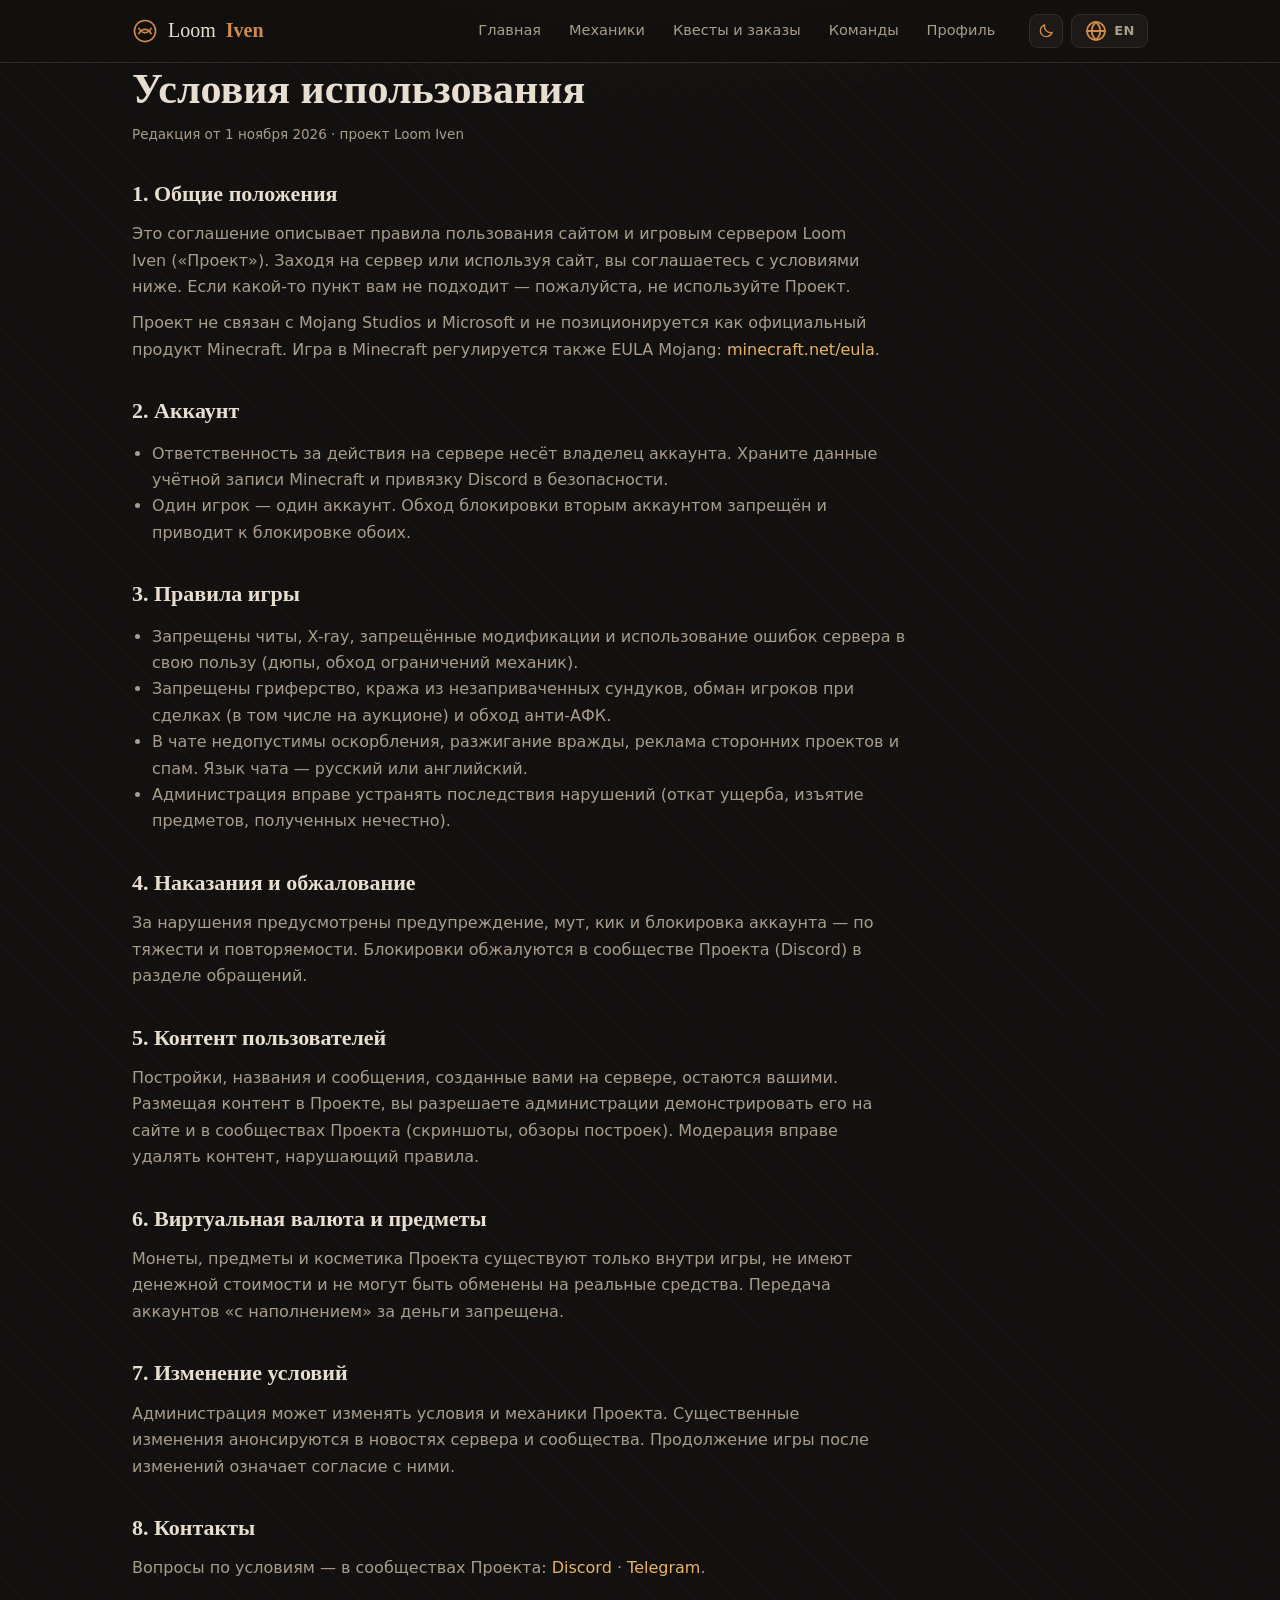
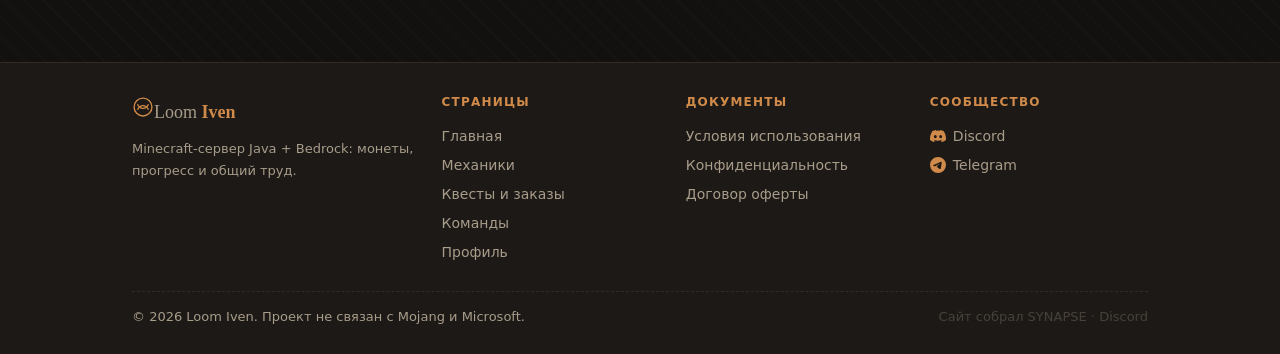
<file: site/terms.html>
<!DOCTYPE html>
<html lang="ru">
<head>
<meta charset="utf-8">
<meta name="viewport" content="width=device-width, initial-scale=1">
<title data-i18n="t.title">Условия использования — Loom Iven</title>
<meta name="description" data-i18n-content="t.desc" content="Условия использования сайта и игрового сервера Loom Iven: аккаунт, правила игры, наказания, контент пользователей, ответственность.">
<link rel="stylesheet" href="styles.css">
<link rel="icon" href="data:image/svg+xml,%3Csvg xmlns='http://www.w3.org/2000/svg' viewBox='0 0 32 32'%3E%3Ccircle cx='16' cy='16' r='14' fill='%23131110' stroke='%23d08a4a' stroke-width='2'/%3E%3Cpath d='M8 20c4-8 12-8 16-0M8 12c4 8 12 8 16 0' stroke='%23e6b366' stroke-width='2' fill='none'/%3E%3C/svg%3E">
<script src="i18n.js" defer></script>
</head>
<body>

<header class="site">
  <nav class="nav">
    <a class="logo" href="index.html">
      <svg width="26" height="26" viewBox="0 0 32 32" aria-hidden="true"><use href="#i-loom"/></svg>
      Loom <b>Iven</b>
    </a>
    <div class="links">
      <a href="index.html" data-i18n="nav.home">Главная</a>
      <a href="mechanics.html" data-i18n="nav.mechanics">Механики</a>
      <a href="quests.html" data-i18n="nav.quests">Квесты и заказы</a>
      <a href="commands.html" data-i18n="nav.commands">Команды</a>
      <a href="profile.html" data-i18n="nav.profile">Профиль</a>
    </div>
    <div class="ctrls">
      <button class="icon-btn" id="themeBtn" type="button" aria-label="Тема оформления"><svg class="ico" aria-hidden="true"><use href="#i-moon"/></svg></button>
      <button class="lang-btn" id="langBtn" type="button" aria-label="Язык сайта"><svg class="ico" aria-hidden="true"><use href="#i-globe"/></svg><span id="langLabel">EN</span></button>
      <button class="burger icon-btn" id="burgerBtn" type="button" aria-label="Меню" aria-expanded="false"><svg class="ico" aria-hidden="true"><use href="#i-menu"/></svg></button>
    </div>
  </nav>
  <div class="mobile-menu" id="mobileMenu">
    <div class="wrap">
      <a href="index.html" data-i18n="nav.home">Главная</a>
      <a href="mechanics.html" data-i18n="nav.mechanics">Механики</a>
      <a href="quests.html" data-i18n="nav.quests">Квесты и заказы</a>
      <a href="commands.html" data-i18n="nav.commands">Команды</a>
      <a href="profile.html" data-i18n="nav.profile">Профиль</a>
    </div>
  </div>
</header>

<div class="page">

<main class="wrap legal">
  <h1 data-i18n="t.h1">Условия использования</h1>
  <p class="docmeta" data-i18n="t.meta">Редакция от 1 ноября 2026 · проект Loom Iven</p>

  <h2 data-i18n="t.s1h">1. Общие положения</h2>
  <p data-i18n="t.s1p1">Это соглашение описывает правила пользования сайтом и игровым сервером Loom Iven
  («Проект»). Заходя на сервер или используя сайт, вы соглашаетесь с условиями ниже. Если какой-то пункт
  вам не подходит — пожалуйста, не используйте Проект.</p>
  <p data-i18n-html="t.s1p2">Проект не связан с Mojang Studios и Microsoft и не позиционируется как официальный продукт Minecraft.
  Игра в Minecraft регулируется также EULA Mojang: <a href="https://www.minecraft.net/ru-ru/eula" target="_blank" rel="noopener">minecraft.net/eula</a>.</p>

  <h2 data-i18n="t.s2h">2. Аккаунт</h2>
  <ul>
    <li data-i18n="t.s2l1">Ответственность за действия на сервере несёт владелец аккаунта. Храните данные учётной записи
    Minecraft и привязку Discord в безопасности.</li>
    <li data-i18n="t.s2l2">Один игрок — один аккаунт. Обход блокировки вторым аккаунтом запрещён и приводит
    к блокировке обоих.</li>
  </ul>

  <h2 data-i18n="t.s3h">3. Правила игры</h2>
  <ul>
    <li data-i18n="t.s3l1">Запрещены читы, X-ray, запрещённые модификации и использование ошибок сервера в свою пользу
    (дюпы, обход ограничений механик).</li>
    <li data-i18n="t.s3l2">Запрещены гриферство, кража из незаприваченных сундуков, обман игроков при сделках
    (в том числе на аукционе) и обход анти-АФК.</li>
    <li data-i18n="t.s3l3">В чате недопустимы оскорбления, разжигание вражды, реклама сторонних проектов и спам.
    Язык чата — русский или английский.</li>
    <li data-i18n="t.s3l4">Администрация вправе устранять последствия нарушений (откат ущерба, изъятие предметов,
    полученных нечестно).</li>
  </ul>

  <h2 data-i18n="t.s4h">4. Наказания и обжалование</h2>
  <p data-i18n="t.s4p1">За нарушения предусмотрены предупреждение, мут, кик и блокировка аккаунта — по тяжести
  и повторяемости. Блокировки обжалуются в сообществе Проекта (Discord) в разделе обращений.</p>

  <h2 data-i18n="t.s5h">5. Контент пользователей</h2>
  <p data-i18n="t.s5p1">Постройки, названия и сообщения, созданные вами на сервере, остаются вашими.
  Размещая контент в Проекте, вы разрешаете администрации демонстрировать его на сайте и в сообществах
  Проекта (скриншоты, обзоры построек). Модерация вправе удалять контент, нарушающий правила.</p>

  <h2 data-i18n="t.s6h">6. Виртуальная валюта и предметы</h2>
  <p data-i18n="t.s6p1">Монеты, предметы и косметика Проекта существуют только внутри игры, не имеют денежной
  стоимости и не могут быть обменены на реальные средства. Передача аккаунтов «с наполнением» за деньги
  запрещена.</p>

  <h2 data-i18n="t.s7h">7. Изменение условий</h2>
  <p data-i18n="t.s7p1">Администрация может изменять условия и механики Проекта. Существенные изменения анонсируются
  в новостях сервера и сообщества. Продолжение игры после изменений означает согласие с ними.</p>

  <h2 data-i18n="t.s8h">8. Контакты</h2>
  <p data-i18n-html="t.s8p1">Вопросы по условиям — в сообществах Проекта: <a href="https://discord.gg/2cuM7kpR" target="_blank" rel="noopener">Discord</a>
  · <a href="https://t.me/SYNAPSE_of" target="_blank" rel="noopener">Telegram</a>.</p>
</main>

</div>

<footer class="site">
  <div class="wrap">
    <div class="foot">
      <div class="fbrand">
        <a class="logo" href="index.html"><svg width="22" height="22" viewBox="0 0 32 32" aria-hidden="true"><use href="#i-loom"/></svg>Loom <b>Iven</b></a>
        <p data-i18n="foot.about">Minecraft-сервер Java + Bedrock: монеты, прогресс и общий труд.</p>
      </div>
      <div>
        <div class="fhead" data-i18n="foot.pages">Страницы</div>
        <a href="index.html" data-i18n="nav.home">Главная</a>
        <a href="mechanics.html" data-i18n="nav.mechanics">Механики</a>
        <a href="quests.html" data-i18n="nav.quests">Квесты и заказы</a>
        <a href="commands.html" data-i18n="nav.commands">Команды</a>
        <a href="profile.html" data-i18n="nav.profile">Профиль</a>
      </div>
      <div>
        <div class="fhead" data-i18n="foot.docs">Документы</div>
        <a href="terms.html" data-i18n="foot.terms">Условия использования</a>
        <a href="privacy.html" data-i18n="foot.privacy">Конфиденциальность</a>
        <a href="offer.html" data-i18n="foot.offer">Договор оферты</a>
      </div>
      <div>
        <div class="fhead" data-i18n="foot.community">Сообщество</div>
        <a class="fsoc" href="https://discord.gg/2cuM7kpR" target="_blank" rel="noopener"><svg class="mico" aria-hidden="true"><use href="#i-dc"/></svg>Discord</a>
        <a class="fsoc" href="https://t.me/SYNAPSE_of" target="_blank" rel="noopener"><svg class="mico" aria-hidden="true"><use href="#i-tg"/></svg>Telegram</a>
      </div>
    </div>
    <div class="fbase">
      <span data-i18n="foot.copy">© 2026 Loom Iven. Проект не связан с Mojang и Microsoft.</span>
      <span class="creator" data-i18n-html="foot.creator">Сайт собрал <a href="https://t.me/SYNAPSE_of" target="_blank" rel="noopener">SYNAPSE</a> · <a href="https://discord.gg/2cuM7kpR" target="_blank" rel="noopener">Discord</a></span>
    </div>
  </div>
</footer>

</body>
</html>
</file>
<file: site/styles.css>
/* Loom Iven — сайт сервера. Тема: ткацкая мастерская (уголь + лён + медь).
   Две темы: тёмная (по умолчанию) и светая — [data-theme="light"]. */
:root {
  --bg: #131110;
  --panel: #1c1916;
  --panel2: #221e1a;
  --border: #332c25;
  --text: #e8ded0;
  --muted: #a89c8a;
  --copper: #d08a4a;
  --amber: #e6b366;
  --green: #8fbf74;
  --red: #cf7a62;
  --shadow: 0 1px 2px rgba(0, 0, 0, .35);
  --plate-hi: rgba(255, 255, 255, .045);
  --maxw: 1060px;
}
html[data-theme="light"] {
  --bg: #f3ede1;
  --panel: #faf6ec;
  --panel2: #efe7d6;
  --border: #d9ccb2;
  --text: #2e2820;
  --muted: #75685a;
  --copper: #a4611d;
  --amber: #8a5a10;
  --green: #4c7a34;
  --red: #a84a32;
  --shadow: 0 1px 2px rgba(90, 70, 40, .12);
  --plate-hi: rgba(255, 255, 255, .7);
}
* { box-sizing: border-box; }
html { scroll-behavior: smooth; }
body {
  margin: 0;
  background: var(--bg);
  background-image:
    radial-gradient(1200px 500px at 50% -10%, rgba(208, 138, 74, .10), transparent 60%),
    repeating-linear-gradient(45deg, rgba(255,255,255,.012) 0 2px, transparent 2px 14px);
  color: var(--text);
  font: 16px/1.65 system-ui, "Segoe UI", Roboto, sans-serif;
  min-height: 100svh;
  display: flex;
  flex-direction: column;
}
html[data-theme="light"] body {
  background-image:
    radial-gradient(1200px 500px at 50% -10%, rgba(164, 97, 29, .07), transparent 60%),
    repeating-linear-gradient(45deg, rgba(120, 90, 40, .025) 0 2px, transparent 2px 14px);
}
h1, h2, h3, .serif { font-family: Georgia, "Times New Roman", serif; font-weight: 600; line-height: 1.25; }
h1 { font-size: 42px; margin: 0 0 12px; }
h2 { font-size: 28px; margin: 48px 0 14px; display: flex; align-items: center; gap: 11px; }
h3 { font-size: 20px; margin: 26px 0 8px; color: var(--amber); }
p { margin: 10px 0; }
a { color: var(--amber); text-decoration: none; }
a:hover { text-decoration: underline; }
.wrap { max-width: var(--maxw); margin: 0 auto; padding: 0 22px; }
.page { flex: 1 0 auto; }
.ico { width: 24px; height: 24px; flex: none; color: var(--copper); }
.hico { width: 26px; height: 26px; flex: none; color: var(--copper); }
.mico { width: 16px; height: 16px; flex: none; }
.mico.coin { width: 14px; height: 14px; vertical-align: -2px; color: var(--copper); }

/* ---------- шапка (единая на всех страницах) ---------- */
header.site {
  position: sticky; top: 0; z-index: 50;
  background: rgba(19, 17, 16, .92);
  border-bottom: 1px solid var(--border);
  backdrop-filter: blur(6px);
}
html[data-theme="light"] header.site { background: rgba(250, 246, 236, .92); }
.nav { display: flex; align-items: center; gap: 22px; max-width: var(--maxw); margin: 0 auto; padding: 12px 22px; }
.logo { display: flex; align-items: center; gap: 10px; font-family: Georgia, serif; font-size: 20px; color: var(--text); }
.logo b { color: var(--copper); }
.logo svg { color: var(--copper); }
.nav .links { margin-left: auto; display: flex; gap: 4px; flex-wrap: wrap; }
.nav .links a { color: var(--muted); padding: 7px 12px; border-radius: 8px; font-size: 14.5px; }
.nav .links a:hover { color: var(--text); background: var(--panel2); text-decoration: none; }
.nav .links a.active { color: var(--amber); background: var(--panel2); }
.ctrls { display: flex; align-items: center; gap: 8px; }
.icon-btn {
  display: inline-flex; align-items: center; justify-content: center;
  width: 34px; height: 34px; border-radius: 9px; cursor: pointer;
  border: 1px solid var(--border); background: var(--panel); color: var(--muted);
  padding: 0;
}
.icon-btn:hover { color: var(--amber); border-color: var(--copper); }
.icon-btn .ico { width: 17px; height: 17px; }
.lang-btn {
  display: inline-flex; align-items: center; gap: 6px;
  height: 34px; padding: 0 12px; border-radius: 9px; cursor: pointer;
  border: 1px solid var(--border); background: var(--panel); color: var(--muted);
  font: 600 13px/1 system-ui, sans-serif; letter-spacing: .5px;
}
.lang-btn:hover { color: var(--amber); border-color: var(--copper); }
.burger { display: none; }
.mobile-menu { display: none; }

@media (max-width: 880px) {
  .nav { gap: 10px; }
  .nav .links { display: none; }
  .ctrls { margin-left: auto; }
  .burger { display: inline-flex; }
  .mobile-menu {
    display: none;
    border-bottom: 1px solid var(--border);
    background: var(--panel);
  }
  .mobile-menu.open { display: block; }
  .mobile-menu .wrap { display: flex; flex-direction: column; padding: 8px 22px 14px; }
  .mobile-menu a { color: var(--text); padding: 11px 10px; border-radius: 8px; font-size: 15.5px; }
  .mobile-menu a.active { color: var(--amber); background: var(--panel2); }
}

/* ---------- герой ---------- */
.hero { padding: 72px 0 54px; text-align: center; }
.hero .kicker { color: var(--copper); letter-spacing: 3px; text-transform: uppercase; font-size: 13px; }
.hero p.sub { max-width: 660px; margin: 14px auto 26px; color: var(--muted); font-size: 18px; }
.hero .plates { display: flex; gap: 10px; justify-content: center; flex-wrap: wrap; margin-top: 26px; }

/* ---------- плашки (новый стиль) ---------- */
.plate {
  display: inline-flex; align-items: center; gap: 8px;
  padding: 8px 15px; border-radius: 10px;
  background: linear-gradient(180deg, var(--plate-hi), transparent), var(--panel);
  border: 1px solid var(--border);
  box-shadow: var(--shadow);
  font-size: 13.5px; color: var(--muted);
}
.plate .mico { color: var(--copper); }
.plate b { color: var(--amber); font-weight: 600; }
.tag {
  display: inline-flex; align-items: center; gap: 6px;
  font-size: 11px; font-weight: 600; letter-spacing: 1.2px; text-transform: uppercase;
  color: var(--copper); background: var(--panel2);
  border: 1px solid var(--border); border-left: 3px solid var(--copper);
  border-radius: 6px; padding: 3px 9px; margin-bottom: 10px;
}

/* плашки привилегий (как в игре) */
.rp {
  display: inline-flex; align-items: center;
  padding: 2.5px 11px; border-radius: 999px;
  font-size: 12.5px; font-weight: 600; letter-spacing: .3px; line-height: 1.5;
  border: 1px solid var(--border); background: var(--panel2); color: var(--muted);
}
.rp.novice  { color: #9aa0a6; border-color: #3a3a3a; background: rgba(154,160,166,.09); }
.rp.resident{ color: #4fc3c9; border-color: #24595c; background: rgba(79,195,201,.09); }
.rp.keeper  { color: #e0a23e; border-color: #6a4a16; background: rgba(224,162,62,.10); }
.rp.legend  { color: #d48fd4; border-color: #6a3a6a; background: rgba(212,143,212,.10); }
.rp.mentor  { color: #7fbf6a; border-color: #3a5a2c; background: rgba(127,191,106,.10); }
html[data-theme="light"] .rp.novice  { color: #5d6166; border-color: #c2c2c2; background: rgba(120,126,132,.10); }
html[data-theme="light"] .rp.resident{ color: #187880; border-color: #9ccfd2; background: rgba(24,120,128,.08); }
html[data-theme="light"] .rp.keeper  { color: #9a6410; border-color: #e0c48e; background: rgba(154,100,16,.10); }
html[data-theme="light"] .rp.legend  { color: #8c3a8c; border-color: #d3a5d3; background: rgba(140,58,140,.08); }
html[data-theme="light"] .rp.mentor  { color: #3f6e2c; border-color: #b2d3a2; background: rgba(63,110,44,.08); }

/* ---------- карточки ---------- */
.grid { display: grid; gap: 16px; }
.grid.cols2 { grid-template-columns: repeat(auto-fit, minmax(300px, 1fr)); }
.grid.cols3 { grid-template-columns: repeat(auto-fit, minmax(240px, 1fr)); }
.card {
  background: var(--panel); border: 1px solid var(--border); border-radius: 14px;
  padding: 20px 22px;
  box-shadow: var(--shadow);
}
.card h3 { margin-top: 0; display: flex; align-items: center; gap: 10px; }
.card .ico { width: 22px; height: 22px; }
.card p, .card li { color: var(--muted); font-size: 15px; }
.card ul { margin: 8px 0 0; padding-left: 18px; }
.card li { margin: 5px 0; }
.card li b, .card p b { color: var(--text); }

/* ---------- профиль-плашка (главная = страница профиля) ---------- */
.pcard {
  display: flex; gap: 20px; align-items: stretch;
  background: linear-gradient(180deg, var(--plate-hi), transparent), var(--panel);
  border: 1px solid var(--border); border-radius: 16px;
  padding: 22px 24px; box-shadow: var(--shadow);
}
.pcard .avatar {
  flex: none; width: 72px; height: 72px; border-radius: 50%;
  border: 2px solid var(--copper); background: var(--panel2);
  display: flex; align-items: center; justify-content: center;
}
.pcard .avatar svg { width: 40px; height: 40px; color: var(--amber); }
.pcard .pmain { flex: 1; min-width: 220px; }
.pcard .prow { display: flex; align-items: center; gap: 12px; flex-wrap: wrap; }
.pcard .pname { font-family: Georgia, serif; font-size: 21px; font-weight: 600; }
.pcard .pstats { display: flex; gap: 12px; flex-wrap: wrap; margin-top: 14px; }
.pstat {
  flex: 1 1 110px; background: var(--panel2); border: 1px solid var(--border);
  border-radius: 12px; padding: 10px 14px;
}
.pstat .v { font-family: Georgia, serif; font-size: 18px; color: var(--amber); }
.pstat .l { font-size: 12px; color: var(--muted); }
.pbar { height: 8px; border-radius: 999px; background: var(--panel2); border: 1px solid var(--border); overflow: hidden; margin-top: 10px; }
.pbar i { display: block; height: 100%; background: linear-gradient(90deg, var(--copper), var(--amber)); }
.pnote { font-size: 12.5px; color: var(--muted); margin-top: 6px; }
@media (max-width: 720px) { .pcard { flex-direction: column; } }

/* ---------- лестница ---------- */
.ladder { display: flex; gap: 10px; flex-wrap: wrap; align-items: stretch; }
.step {
  flex: 1 1 150px; background: var(--panel2); border: 1px solid var(--border);
  border-radius: 12px; padding: 14px 16px; text-align: center;
}
.step .hours { color: var(--copper); font-size: 13px; }
.step .name { font-family: Georgia, serif; font-size: 17px; margin: 4px 0 8px; }
.step .perk { color: var(--muted); font-size: 12.8px; }

/* ---------- таблицы ---------- */
table { width: 100%; border-collapse: collapse; margin: 14px 0 6px; font-size: 14.5px; }
th, td { text-align: left; padding: 9px 12px; border-bottom: 1px solid var(--border); vertical-align: top; }
th { color: var(--copper); font-weight: 600; font-size: 13px; text-transform: uppercase; letter-spacing: 1px; }
td code, p code, li code {
  background: #26211c; border: 1px solid var(--border); border-radius: 6px;
  padding: 1.5px 7px; font-size: 13.5px; color: var(--amber); white-space: nowrap;
}
html[data-theme="light"] td code, html[data-theme="light"] p code, html[data-theme="light"] li code {
  background: #efe7d6; color: #8a5a10;
}
td:first-child code { white-space: nowrap; }
td .dim { color: var(--muted); }

/* ---------- формулы/примеры ---------- */
.formula {
  background: var(--panel2); border-left: 3px solid var(--copper);
  border-radius: 0 10px 10px 0; padding: 12px 18px; margin: 14px 0;
  font-size: 15px;
}
.example {
  background: var(--panel); border: 1px solid var(--border); border-left: 3px solid var(--green);
  border-radius: 12px; padding: 16px 20px; margin: 14px 0; font-size: 14.5px;
}
.example .ok { color: var(--green); }
.note {
  color: var(--muted); font-size: 13.5px; border-top: 1px dashed var(--border);
  padding-top: 10px; margin-top: 12px;
}
.warn { color: var(--red); }

/* ---------- аккордеон ---------- */
details {
  background: var(--panel); border: 1px solid var(--border); border-radius: 12px;
  padding: 4px 18px; margin: 10px 0;
  box-shadow: var(--shadow);
}
details summary { cursor: pointer; padding: 10px 0; font-weight: 600; color: var(--text); display: flex; align-items: center; gap: 10px; }
details summary .mico { color: var(--copper); }
details[open] summary { color: var(--amber); }
details p, details li { color: var(--muted); font-size: 15px; }

/* ---------- как зайти ---------- */
.join {
  display: flex; gap: 14px; align-items: center; justify-content: center; flex-wrap: wrap;
  background: var(--panel); border: 1px solid var(--border); border-radius: 14px;
  padding: 18px 26px; margin-top: 26px; font-size: 15px;
  box-shadow: var(--shadow);
}
.join .ip { font-family: ui-monospace, Consolas, monospace; color: var(--green); font-size: 16px; }

/* ---------- правовые страницы ---------- */
.docmeta { color: var(--muted); font-size: 13.5px; margin: -4px 0 18px; }
.legal h2 { margin-top: 34px; font-size: 22px; }
.legal p, .legal li { max-width: 74ch; color: var(--muted); }
.legal li b, .legal p b { color: var(--text); }
.legal ul { padding-left: 20px; }

/* ---------- подвал (всегда внизу страницы) ---------- */
footer.site {
  flex: none;
  border-top: 1px solid var(--border);
  margin-top: 70px; padding: 30px 0 26px; color: var(--muted); font-size: 14px;
  background: var(--panel);
}
.foot { display: grid; grid-template-columns: 1.3fr 1fr 1fr 1fr; gap: 26px; }
.foot .fbrand .logo { font-size: 18px; margin-bottom: 8px; }
.foot .fbrand p { font-size: 13px; color: var(--muted); margin: 0; }
.foot .fhead {
  font-size: 12px; font-weight: 600; letter-spacing: 1.2px; text-transform: uppercase;
  color: var(--copper); margin-bottom: 9px;
}
.foot a { color: var(--muted); display: block; padding: 3px 0; }
.foot a:hover { color: var(--amber); text-decoration: none; }
.foot .fsoc { display: flex; align-items: center; gap: 7px; }
.foot .fsoc .mico { color: var(--copper); }
.fbase {
  display: flex; justify-content: space-between; gap: 14px; flex-wrap: wrap;
  margin-top: 24px; padding-top: 14px; border-top: 1px dashed var(--border);
  font-size: 13px;
}
.creator { opacity: .30; transition: opacity .2s; }
.creator a { color: inherit; display: inline; }
.creator:hover { opacity: .85; }
@media (max-width: 780px) { .foot { grid-template-columns: 1fr 1fr; } }
@media (max-width: 460px) { .foot { grid-template-columns: 1fr; } }

.anchors { columns: 2; column-gap: 30px; font-size: 14.5px; margin: 10px 0 0; padding-left: 18px; }
.anchors .mico { width: 13px; height: 13px; vertical-align: -2px; margin-right: 5px; }
@media (max-width: 640px) {
  .anchors { columns: 1; }
  h1 { font-size: 32px; }
  h2 { font-size: 23px; }
}
</file>
